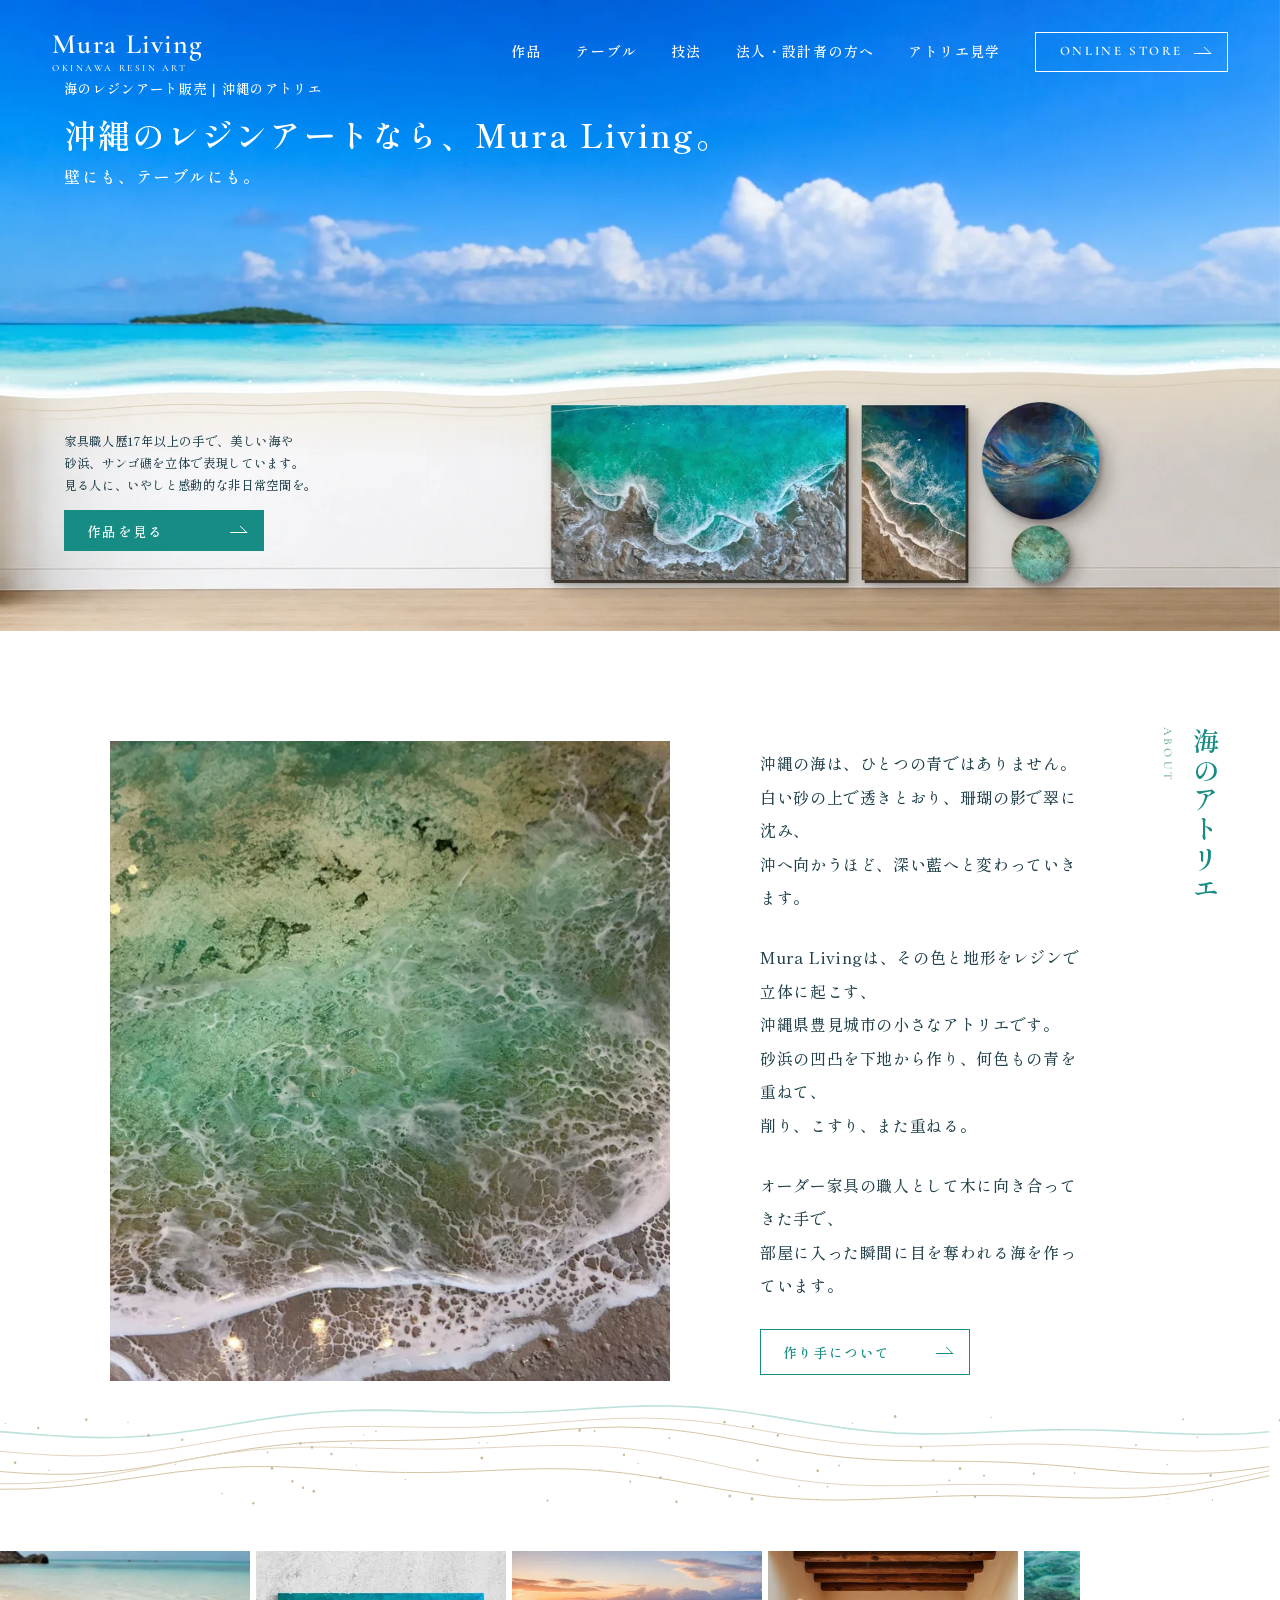
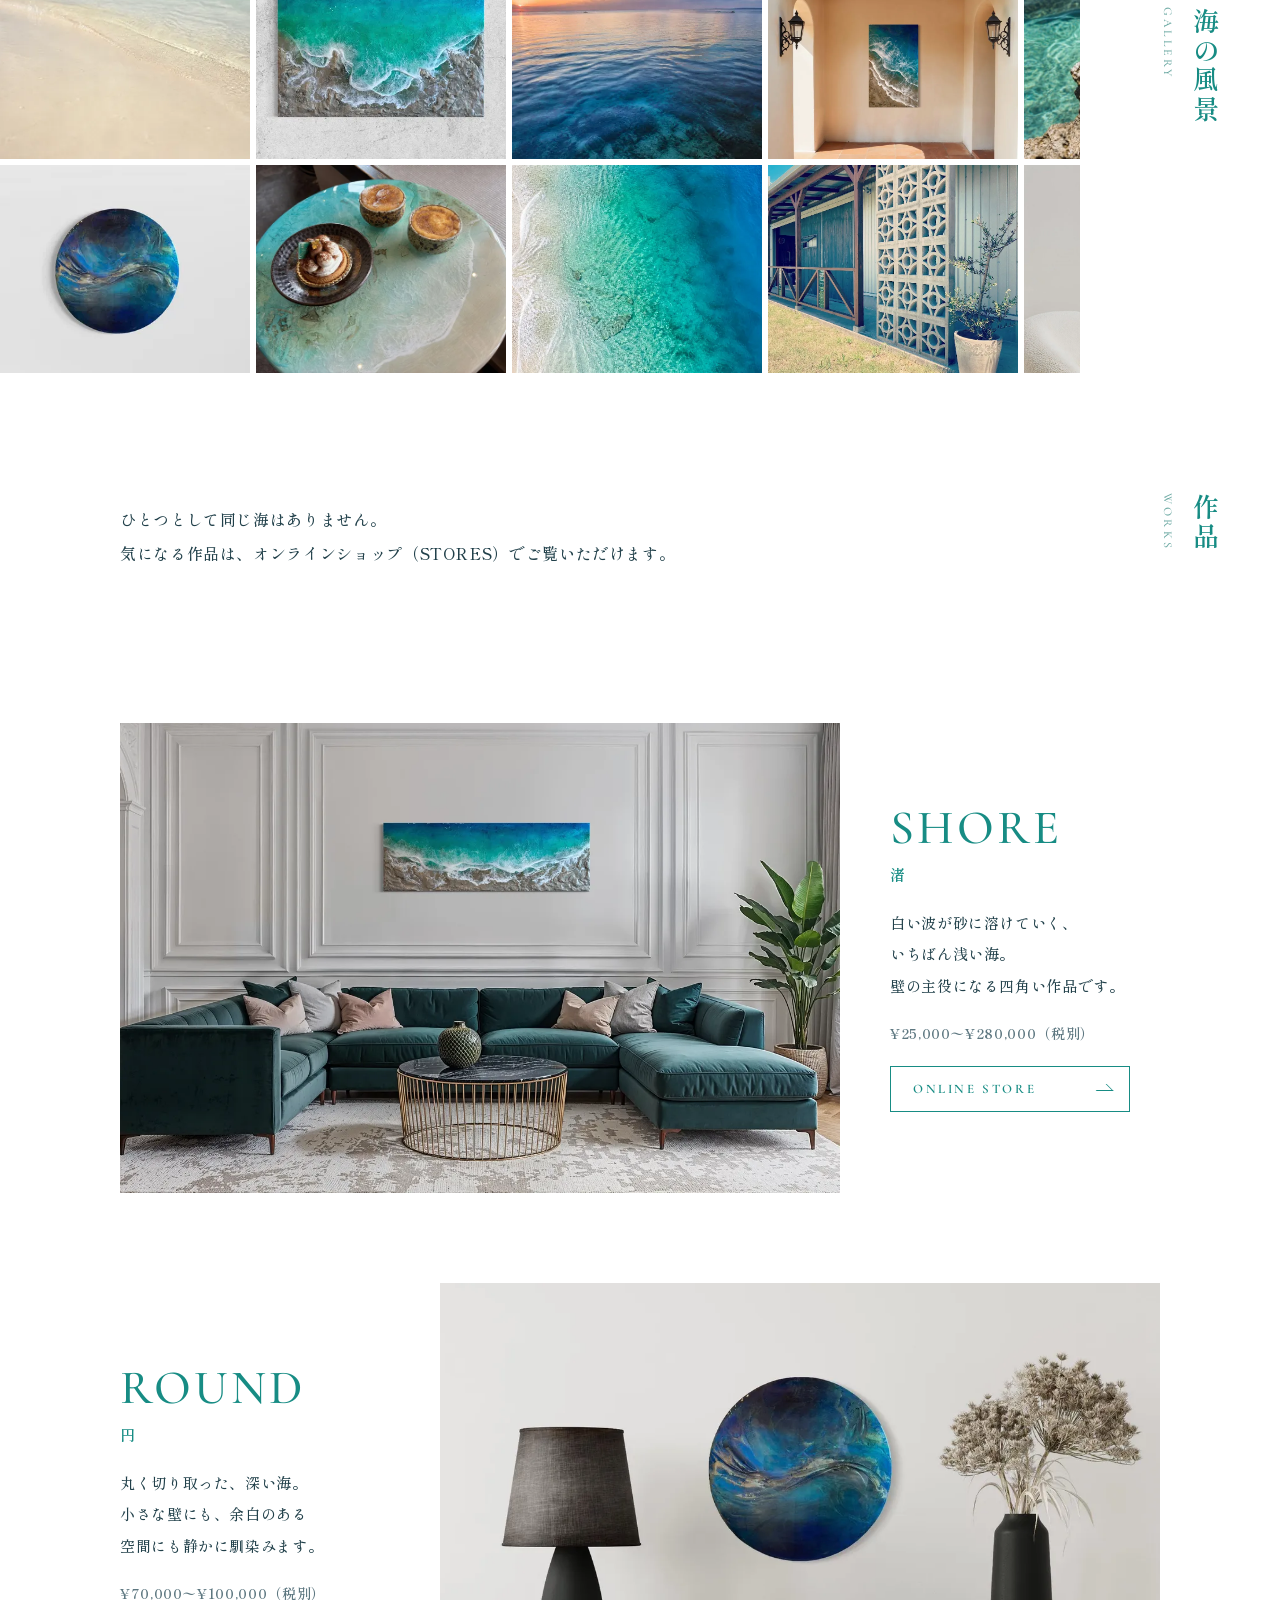
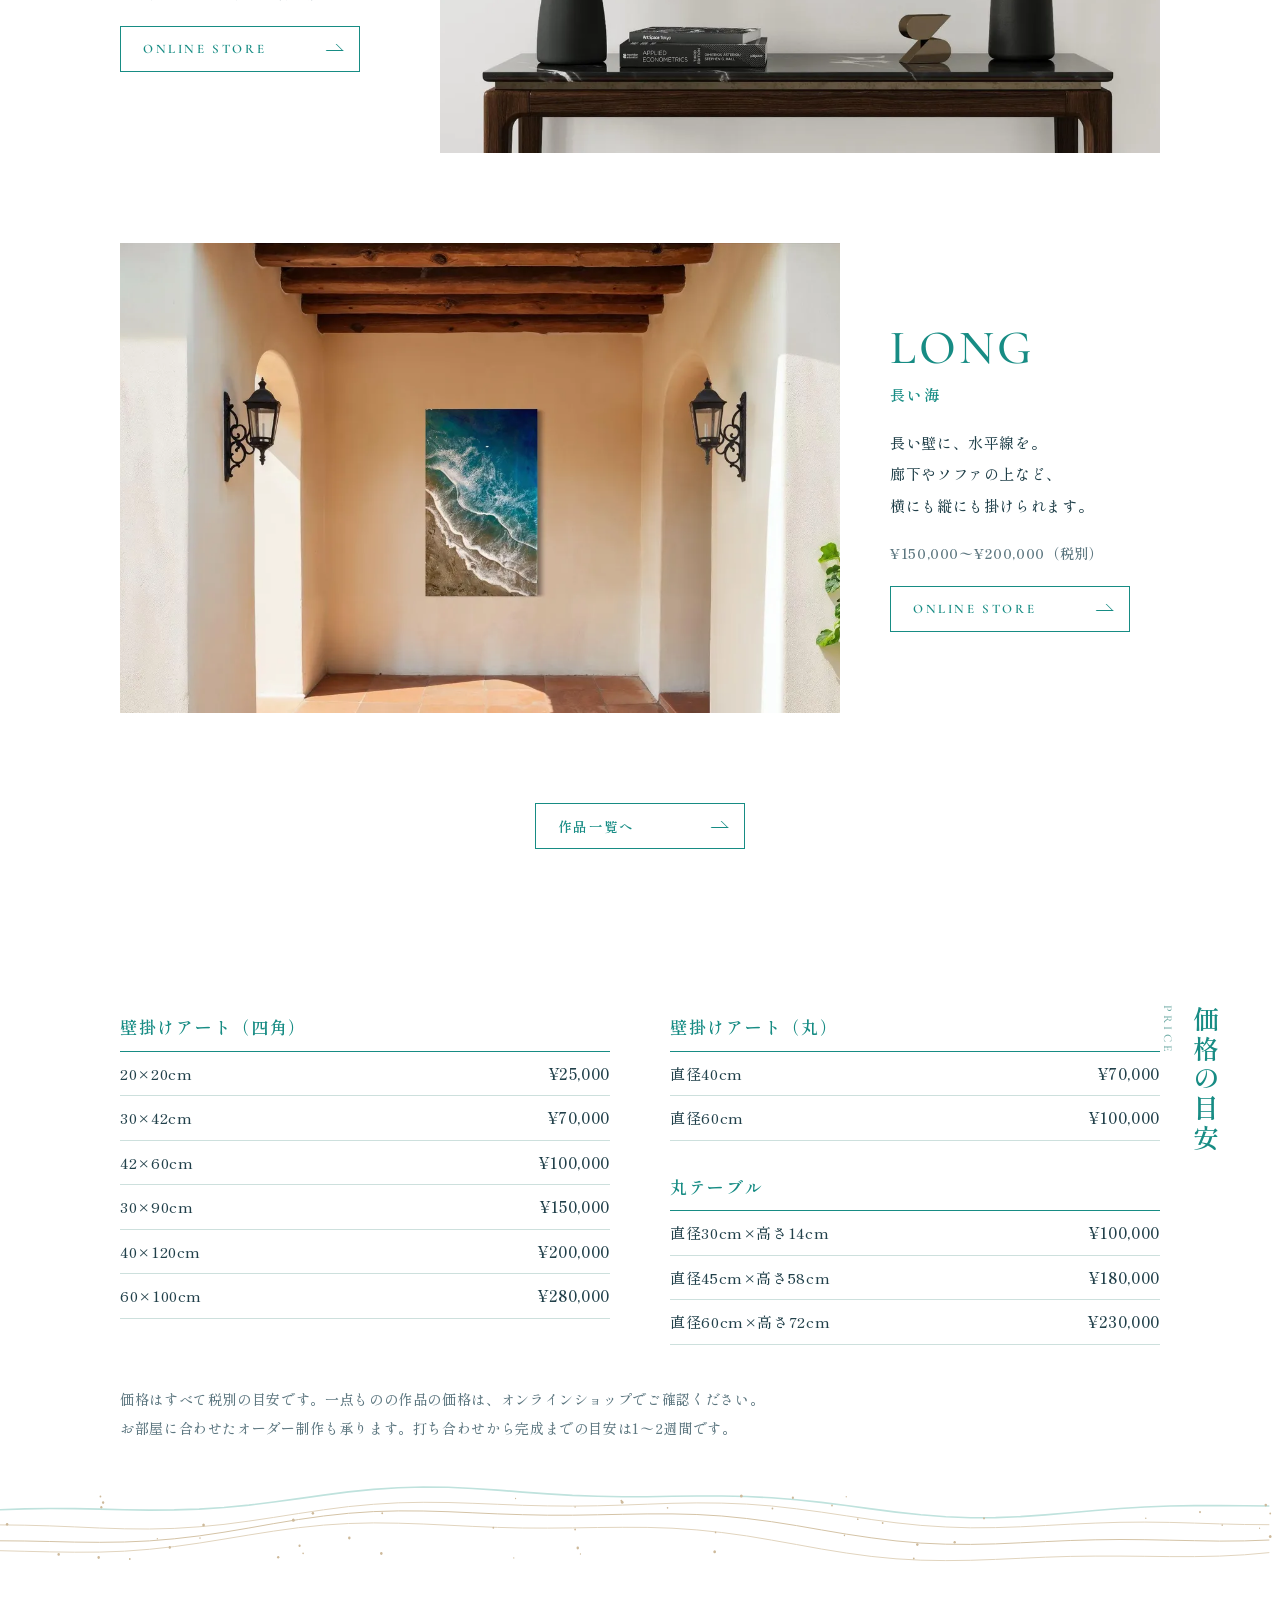
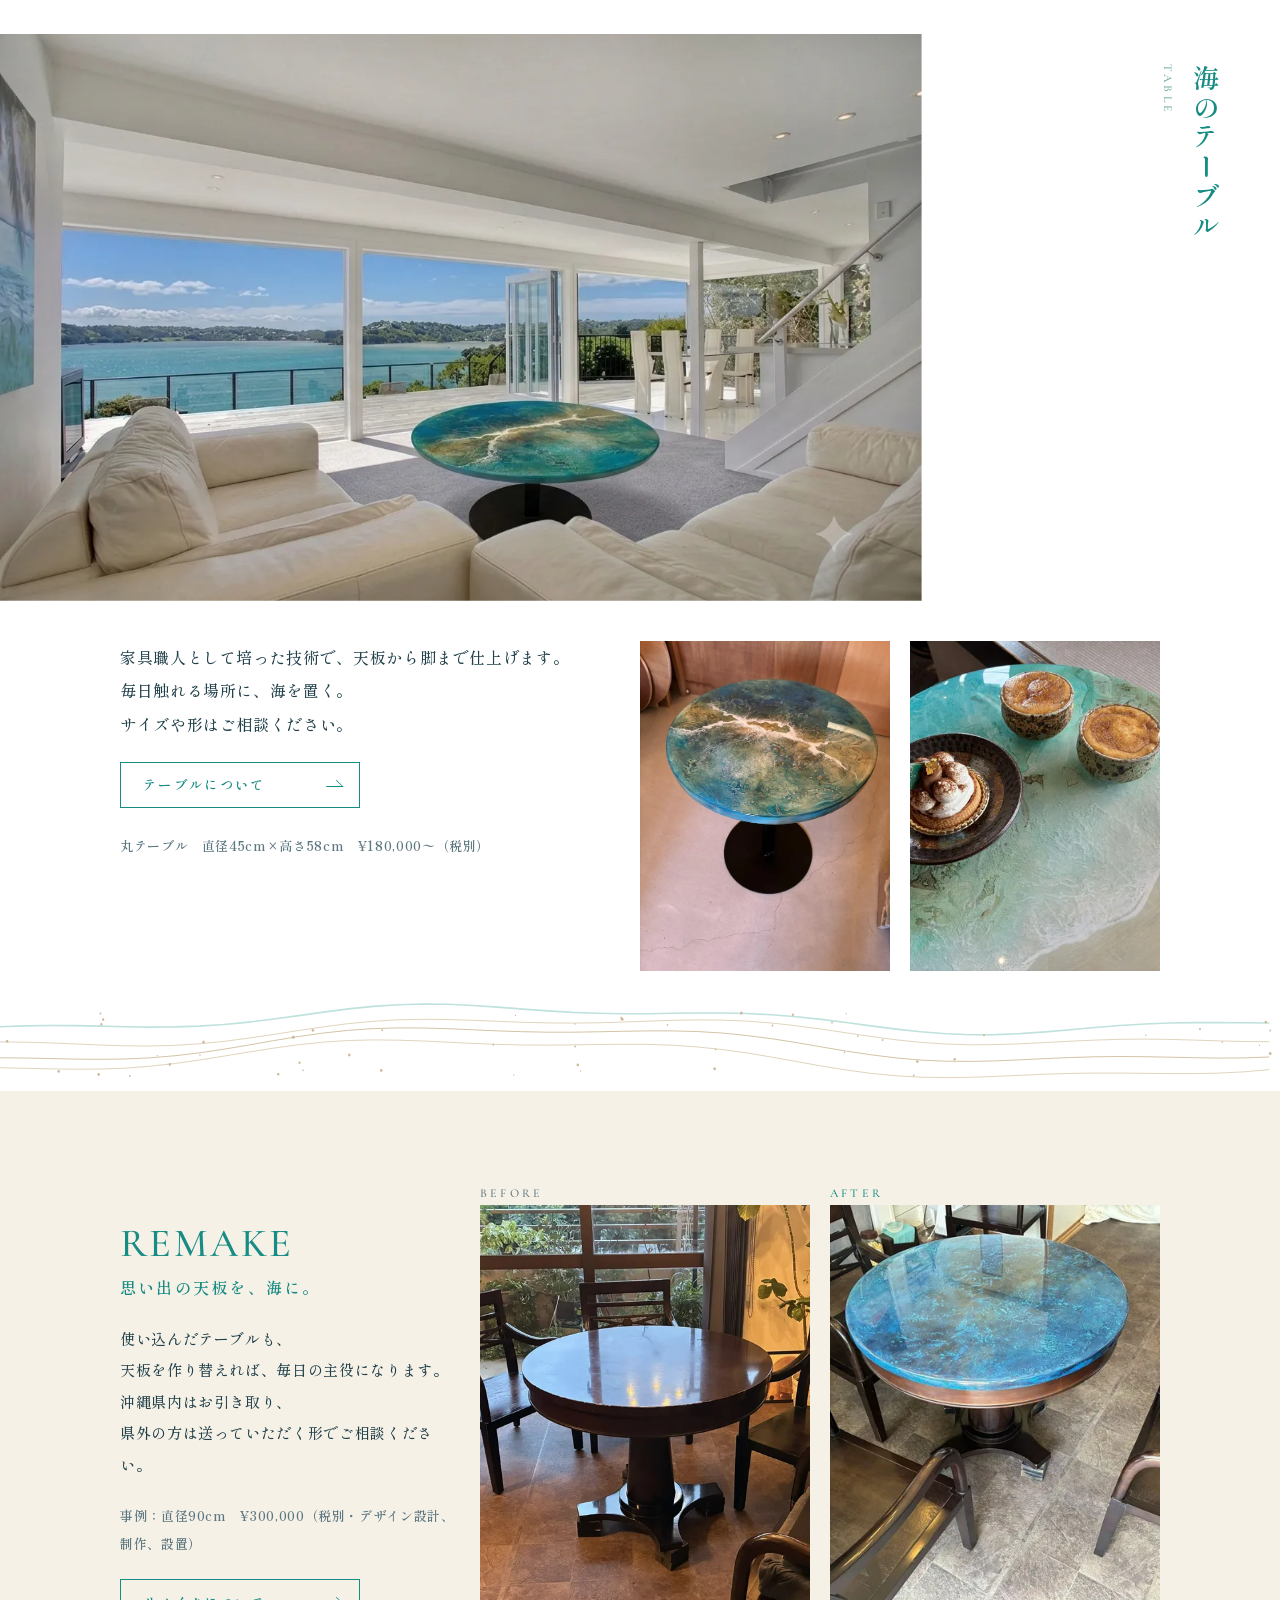
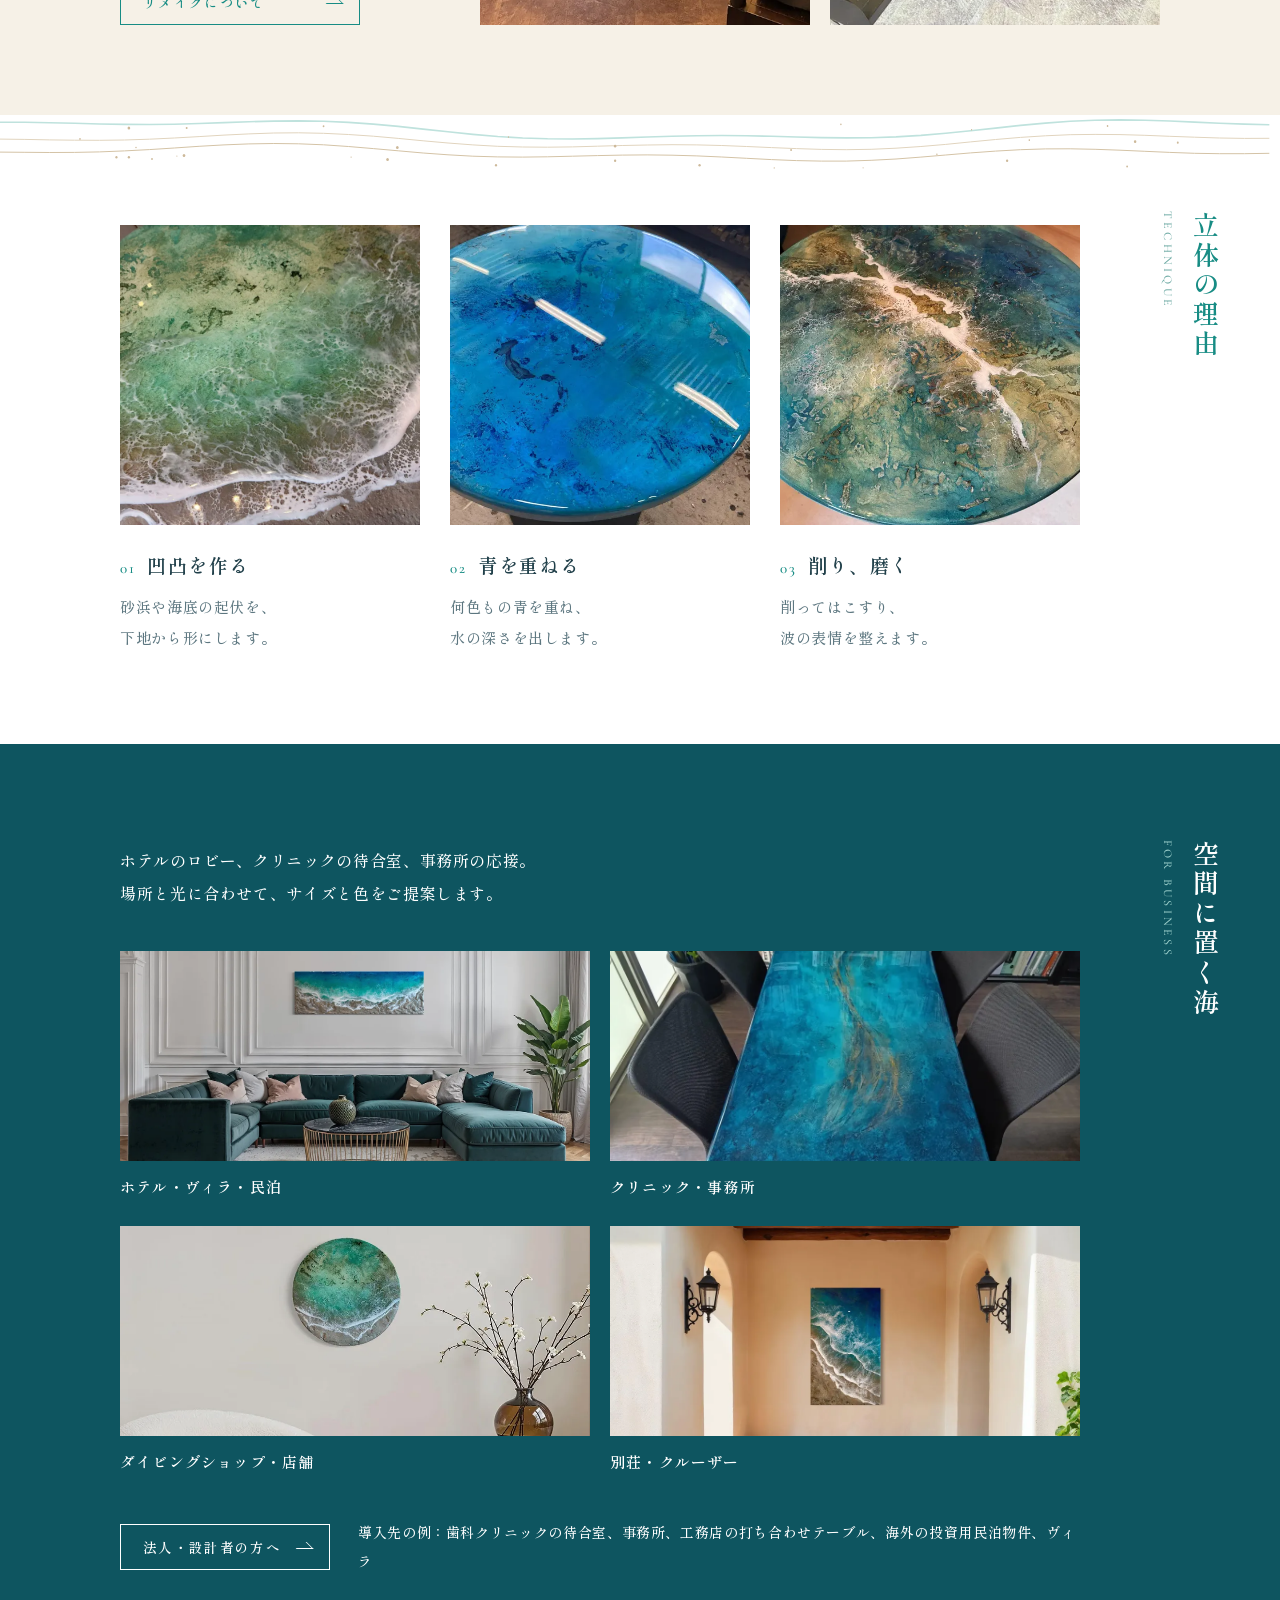
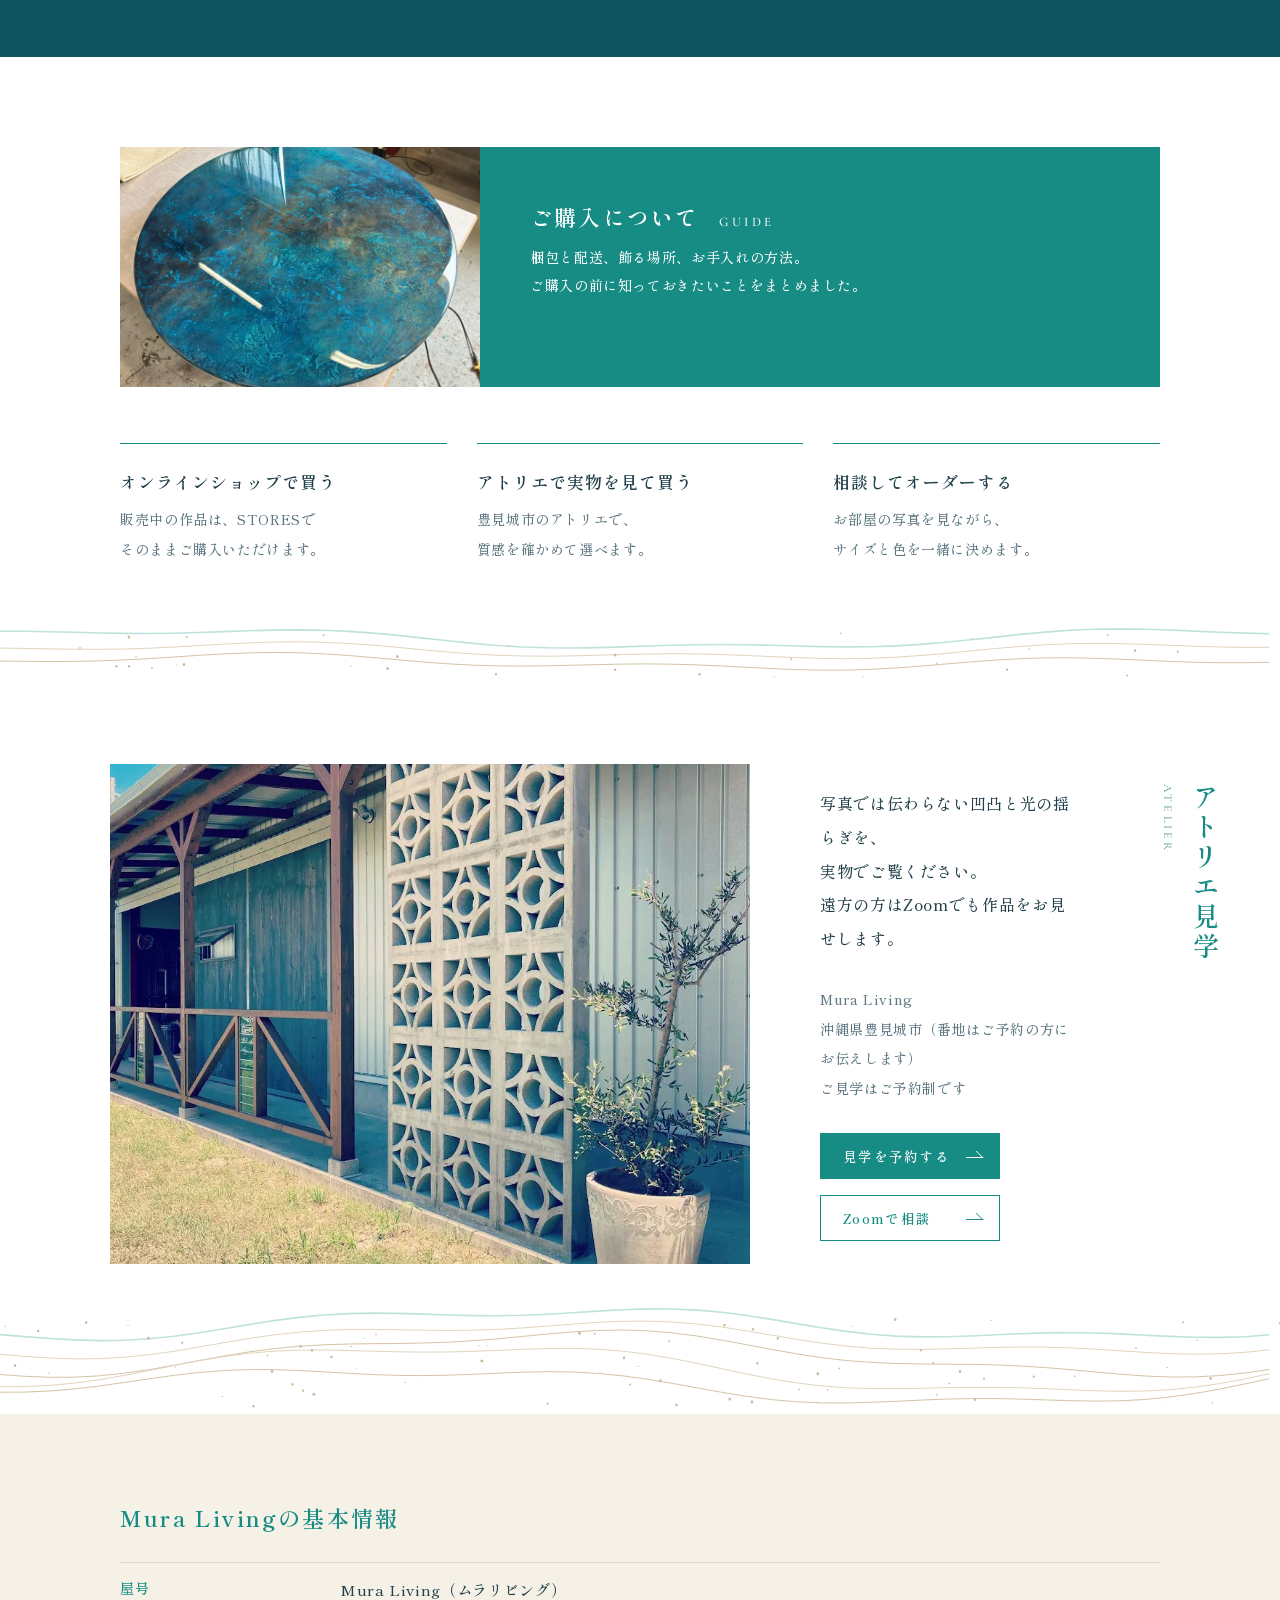
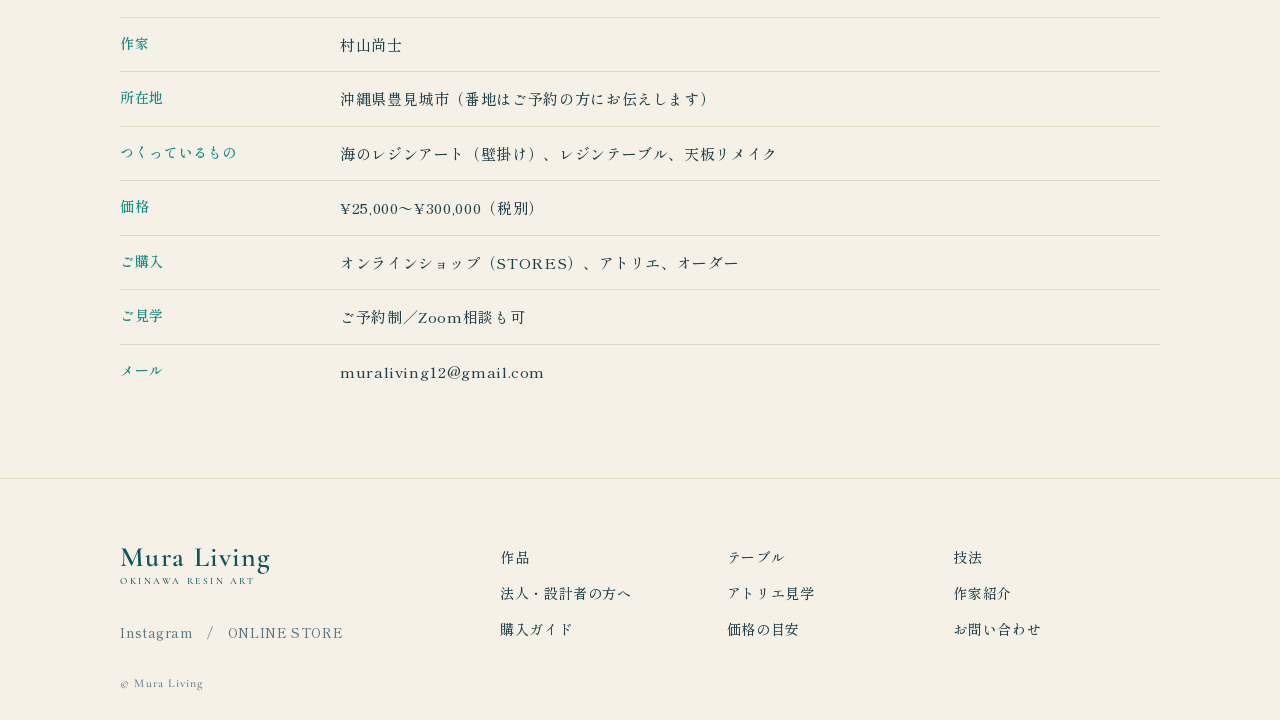
<file: index.html>
<!doctype html>
<html lang="ja" class="no-js">
<head>
<meta charset="utf-8">
<meta name="viewport" content="width=device-width, initial-scale=1">
<script>document.documentElement.className="js"</script>
<meta name="robots" content="noindex, nofollow">
<title>海のレジンアート販売｜沖縄のアトリエ Mura Living</title>
<meta name="description" content="沖縄県豊見城市のアトリエで、立体的な海のレジンアートとレジンテーブルを一点ずつ手作りしています。作品はオンラインショップで購入でき、アトリエ見学やZoom相談も受け付けています。">
<link rel="preconnect" href="https://fonts.googleapis.com">
<link rel="preconnect" href="https://fonts.gstatic.com" crossorigin>
<link rel="stylesheet" href="https://fonts.googleapis.com/css2?family=Shippori+Mincho:wght@500;600&family=Cormorant+Garamond:wght@500;600&display=swap">
<link rel="stylesheet" href="assets/css/style.css?v=15">
</head>
<body>
<header class="hd" id="top">
  <a class="logo" href="#top"><b>Mura Living</b><small>OKINAWA RESIN ART</small></a>
  <button class="burger" aria-label="メニューを開く" aria-expanded="false" aria-controls="nav"><span></span><span></span></button>
  <nav id="nav" class="nav">
    <a href="#works">作品</a>
    <a href="#table">テーブル</a>
    <a href="#technique">技法</a>
    <a href="#business">法人・設計者の方へ</a>
    <a href="#atelier">アトリエ見学</a>
    <a class="btn btn--en" href="https://mura-living.stores.jp/" target="_blank" rel="noopener">ONLINE STORE</a>
  </nav>
</header>

<main>
<section class="hero">
  <picture><source media="(max-width:900px)" srcset="assets/img/h3-sea-sp.webp?v=2"><img class="hero__bg" src="assets/img/h3-sea.webp?v=10" alt="明るい水色の沖縄の海" width="2160" height="1065"></picture>
  <picture><source media="(max-width:900px)" srcset="assets/img/h3-lace-sp.webp"><img class="hero__lace" src="assets/img/h3-lace.webp?v=10" alt="" width="2160" height="1065"></picture>
  <picture><source media="(max-width:900px)" srcset="assets/img/h3-lace-sp.webp"><img class="hero__lace hero__lace--2" src="assets/img/h3-lace.webp?v=10" alt="" width="2160" height="1065"></picture>
  <picture><source media="(max-width:900px)" srcset="assets/img/h3-wall-sp.webp"><img class="hero__layer" src="assets/img/h3-wall.webp?v=10" alt="波打ち際の先の白い壁に飾った、海のレジンアートの作品" width="2160" height="1065"></picture>
  <div class="hero__t1">
    <h1>海のレジンアート販売｜沖縄のアトリエ</h1>
    <p class="hero__sub">沖縄のレジンアートなら、<br class="sp">Mura Living。<span class="pcs">壁にも、テーブルにも。</span></p>
  </div>
  <div class="hero__t2">
    <p class="hero__lead">家具職人歴17年以上の手で、美しい海や<br>砂浜、サンゴ礁を立体で表現しています。<br><span class="pcs">見る人に、いやしと感動的な非日常空間を。</span></p>
    <a class="btn btn--hero" href="#works">作品を見る</a>
  </div>
</section>

<section class="about sand-b1 reveal" id="about">
  <img src="assets/img/image20.webp" alt="砂浜と波の泡を表した、レジンアートの接写" loading="lazy" width="1000" height="750">
  <div class="about__body">
    <p>沖縄の海は、ひとつの青ではありません。<br>白い砂の上で透きとおり、珊瑚の影で翠に沈み、<br>沖へ向かうほど、深い藍へと変わっていきます。</p>
    <p>Mura Livingは、その色と地形をレジンで立体に起こす、<br>沖縄県豊見城市の小さなアトリエです。<br>砂浜の凹凸を下地から作り、何色もの青を重ねて、<br>削り、こすり、また重ねる。</p>
    <p>オーダー家具の職人として木に向き合ってきた手で、<br>部屋に入った瞬間に目を奪われる海を作っています。</p>
    <a class="btn" href="#atelier">作り手について</a>
  </div>
  <h2 class="vhead">海のアトリエ<span>ABOUT</span></h2>
</section>

<section class="gallery" aria-label="海の風景と作品">
  <div class="gallery__wrap">
    <div class="loop"><div class="loop__track">
      <img src="assets/img/g-a2-wave.webp" alt="" loading="lazy"><img src="assets/img/image8.webp" alt="" loading="lazy"><img src="assets/img/g-a3-reef.webp" alt="" loading="lazy"><img src="assets/img/image33.webp" alt="" loading="lazy"><img src="assets/img/g-a4-rock.webp" alt="" loading="lazy">
      <img src="assets/img/g-a2-wave.webp" alt="" loading="lazy"><img src="assets/img/image8.webp" alt="" loading="lazy"><img src="assets/img/g-a3-reef.webp" alt="" loading="lazy"><img src="assets/img/image33.webp" alt="" loading="lazy"><img src="assets/img/g-a4-rock.webp" alt="" loading="lazy">
    </div></div>
    <div class="loop loop--r"><div class="loop__track">
      <img src="assets/img/image14.webp" alt="" loading="lazy"><img src="assets/img/image26.webp" alt="" loading="lazy"><img src="assets/img/g-a1-sea.webp" alt="" loading="lazy"><img src="assets/img/image10.webp" alt="" loading="lazy"><img src="assets/img/image21.webp?v=2" alt="" loading="lazy">
      <img src="assets/img/image14.webp" alt="" loading="lazy"><img src="assets/img/image26.webp" alt="" loading="lazy"><img src="assets/img/g-a1-sea.webp" alt="" loading="lazy"><img src="assets/img/image10.webp" alt="" loading="lazy"><img src="assets/img/image21.webp?v=2" alt="" loading="lazy">
    </div></div>
  </div>
  <h2 class="vhead">海の風景<span>GALLERY</span></h2>
</section>

<section class="works" id="works">
  <div class="works__lead reveal">
    <p>ひとつとして同じ海はありません。<br>気になる作品は、オンラインショップ（STORES）でご覧いただけます。</p>
    <h2 class="vhead">作品<span>WORKS</span></h2>
  </div>
  <article class="work reveal">
    <img src="assets/img/image5.webp" alt="ソファの上に掛けた四角い海のレジンアート" loading="lazy" width="1300" height="813">
    <div><h3>SHORE<small>渚</small></h3><p>白い波が砂に溶けていく、<br>いちばん浅い海。<br>壁の主役になる四角い作品です。</p><p class="price">¥25,000〜¥280,000（税別）</p><a class="btn btn--en" href="https://mura-living.stores.jp/" target="_blank" rel="noopener">ONLINE STORE</a></div>
  </article>
  <article class="work work--r reveal">
    <img src="assets/img/image9.webp" alt="棚の上の壁に掛けた丸い海のレジンアート" loading="lazy" width="1200" height="750">
    <div><h3>ROUND<small>円</small></h3><p>丸く切り取った、深い海。<br>小さな壁にも、余白のある<br>空間にも静かに馴染みます。</p><p class="price">¥70,000〜¥100,000（税別）</p><a class="btn btn--en" href="https://mura-living.stores.jp/" target="_blank" rel="noopener">ONLINE STORE</a></div>
  </article>
  <article class="work reveal">
    <img src="assets/img/image33.webp" alt="玄関ホールの壁に掛けた縦長の海のレジンアート" loading="lazy" width="1200" height="750">
    <div><h3>LONG<small>長い海</small></h3><p>長い壁に、水平線を。<br>廊下やソファの上など、<br>横にも縦にも掛けられます。</p><p class="price">¥150,000〜¥200,000（税別）</p><a class="btn btn--en" href="https://mura-living.stores.jp/" target="_blank" rel="noopener">ONLINE STORE</a></div>
  </article>
  <p class="center reveal"><a class="btn" href="https://mura-living.stores.jp/" target="_blank" rel="noopener">作品一覧へ</a></p>
</section>

<section class="price-sec sand-b2 reveal" id="price">
  <div class="price-sec__grid">
    <div><h3>壁掛けアート（四角）</h3>
      <dl><div><dt>20×20cm</dt><dd>¥25,000</dd></div><div><dt>30×42cm</dt><dd>¥70,000</dd></div><div><dt>42×60cm</dt><dd>¥100,000</dd></div><div><dt>30×90cm</dt><dd>¥150,000</dd></div><div><dt>40×120cm</dt><dd>¥200,000</dd></div><div><dt>60×100cm</dt><dd>¥280,000</dd></div></dl></div>
    <div><h3>壁掛けアート（丸）</h3>
      <dl><div><dt>直径40cm</dt><dd>¥70,000</dd></div><div><dt>直径60cm</dt><dd>¥100,000</dd></div></dl>
      <h3 class="mt">丸テーブル</h3>
      <dl><div><dt>直径30cm×高さ14cm</dt><dd>¥100,000</dd></div><div><dt>直径45cm×高さ58cm</dt><dd>¥180,000</dd></div><div><dt>直径60cm×高さ72cm</dt><dd>¥230,000</dd></div></dl></div>
    <p class="note">価格はすべて税別の目安です。一点ものの作品の価格は、オンラインショップでご確認ください。<br>お部屋に合わせたオーダー制作も承ります。打ち合わせから完成までの目安は1〜2週間です。</p>
  </div>
  <h2 class="vhead">価格の目安<span>PRICE</span></h2>
</section>

<section class="table sand-b2" id="table">
  <div class="table__main reveal">
    <img src="assets/img/image24.webp" alt="海の見えるリビングに置いたレジンテーブルの設置イメージ" loading="lazy" width="1257" height="832">
    <h2 class="vhead">海のテーブル<span>TABLE</span></h2>
  </div>
  <div class="table__sub reveal">
    <div><p>家具職人として培った技術で、天板から脚まで仕上げます。<br>毎日触れる場所に、海を置く。<br>サイズや形はご相談ください。</p><a class="btn" href="#contact">テーブルについて</a><p class="price">丸テーブル　直径45cm×高さ58cm　¥180,000〜（税別）</p></div>
    <img src="assets/img/image12.webp" alt="海のレジンアートを天板にした丸テーブル" loading="lazy" width="620" height="827">
    <img src="assets/img/image26.webp" alt="エメラルド色の天板のレジンテーブル" loading="lazy" width="620" height="465">
  </div>
</section>

<section class="remake" id="remake">
  <div class="remake__in reveal">
    <div>
      <h2 class="en">REMAKE<small>思い出の天板を、海に。</small></h2>
      <p>使い込んだテーブルも、<br>天板を作り替えれば、毎日の主役になります。<br>沖縄県内はお引き取り、<br>県外の方は送っていただく形でご相談ください。</p>
      <p class="price">事例：直径90cm　¥300,000（税別・デザイン設計、制作、設置）</p>
      <a class="btn" href="#contact">リメイクについて</a>
    </div>
    <figure><figcaption>BEFORE</figcaption><img src="assets/img/image29.webp" alt="リメイク前の木の丸テーブル" loading="lazy" width="700" height="633"></figure>
    <figure><figcaption class="on">AFTER</figcaption><img src="assets/img/image30.webp" alt="天板を青いレジンアートにしたテーブル" loading="lazy" width="700" height="525"></figure>
  </div>
</section>

<section class="tech sand-t3" id="technique">
  <ol class="tech__list reveal">
    <li><img src="assets/img/image20.webp" alt="砂浜の凹凸を表した接写" loading="lazy"><h3>凹凸を作る</h3><p>砂浜や海底の起伏を、<br>下地から形にします。</p></li>
    <li><img src="assets/img/image18.webp" alt="青を重ねたレジンの天板" loading="lazy"><h3>青を重ねる</h3><p>何色もの青を重ね、<br>水の深さを出します。</p></li>
    <li><img src="assets/img/image19.webp" alt="削って表情を出したレジンの天板" loading="lazy"><h3>削り、磨く</h3><p>削ってはこすり、<br>波の表情を整えます。</p></li>
  </ol>
  <h2 class="vhead">立体の理由<span>TECHNIQUE</span></h2>
</section>

<section class="biz" id="business">
  <div class="biz__in">
    <p class="biz__lead reveal">ホテルのロビー、クリニックの待合室、事務所の応接。<br>場所と光に合わせて、サイズと色をご提案します。</p>
    <ul class="biz__list reveal">
      <li><img src="assets/img/image5.webp" alt="" loading="lazy">ホテル・ヴィラ・民泊</li>
      <li><img src="assets/img/image25.webp" alt="" loading="lazy">クリニック・事務所</li>
      <li><img src="assets/img/image21.webp?v=2" alt="" loading="lazy">ダイビングショップ・店舗</li>
      <li><img src="assets/img/image33.webp" alt="" loading="lazy">別荘・クルーザー</li>
    </ul>
    <div class="biz__foot reveal"><a class="btn btn--w" href="#contact">法人・設計者の方へ</a><p>導入先の例：歯科クリニックの待合室、事務所、工務店の打ち合わせテーブル、海外の投資用民泊物件、ヴィラ</p></div>
  </div>
  <h2 class="vhead vhead--w">空間に置く海<span>FOR BUSINESS</span></h2>
</section>

<section class="guide sand-b3" id="guide">
  <div class="guide__band reveal">
    <img src="assets/img/image31.webp" alt="青いレジンの丸い天板" loading="lazy">
    <a href="#contact"><h2>ご購入について<span>GUIDE</span></h2><p>梱包と配送、飾る場所、お手入れの方法。<br>ご購入の前に知っておきたいことをまとめました。</p></a>
  </div>
  <ul class="guide__ways reveal">
    <li><h3>オンラインショップで買う</h3><p>販売中の作品は、STORESで<br>そのままご購入いただけます。</p></li>
    <li><h3>アトリエで実物を見て買う</h3><p>豊見城市のアトリエで、<br>質感を確かめて選べます。</p></li>
    <li><h3>相談してオーダーする</h3><p>お部屋の写真を見ながら、<br>サイズと色を一緒に決めます。</p></li>
  </ul>
</section>

<section class="atelier sand-b1" id="atelier">
  <img class="reveal" src="assets/img/image10.webp" alt="ブロック塀のあるアトリエの外観" loading="lazy" width="881" height="879">
  <div class="reveal" id="contact">
    <p>写真では伝わらない凹凸と光の揺らぎを、<br>実物でご覧ください。<br>遠方の方はZoomでも作品をお見せします。</p>
    <p class="addr">Mura Living<br>沖縄県豊見城市（番地はご予約の方にお伝えします）<br>ご見学はご予約制です</p>
    <div class="btns"><a class="btn btn--fill" href="mailto:muraliving12@gmail.com?subject=アトリエ見学の予約">見学を予約する</a><a class="btn" href="mailto:muraliving12@gmail.com?subject=Zoom相談">Zoomで相談</a></div>
  </div>
  <h2 class="vhead">アトリエ見学<span>ATELIER</span></h2>
</section>

<section class="facts" id="facts">
  <h2 class="reveal">Mura Livingの基本情報</h2>
  <dl class="reveal">
    <div><dt>屋号</dt><dd>Mura Living（ムラリビング）</dd></div>
    <div><dt>作家</dt><dd>村山尚士</dd></div>
    <div><dt>所在地</dt><dd>沖縄県豊見城市（番地はご予約の方にお伝えします）</dd></div>
    <div><dt>つくっているもの</dt><dd>海のレジンアート（壁掛け）、レジンテーブル、天板リメイク</dd></div>
    <div><dt>価格</dt><dd>¥25,000〜¥300,000（税別）</dd></div>
    <div><dt>ご購入</dt><dd>オンラインショップ（STORES）、アトリエ、オーダー</dd></div>
    <div><dt>ご見学</dt><dd>ご予約制／Zoom相談も可</dd></div>
    <div><dt>メール</dt><dd>muraliving12@gmail.com</dd></div>
  </dl>
</section>
</main>

<footer class="ft">
  <div>
    <a class="logo" href="#top"><b>Mura Living</b><small>OKINAWA RESIN ART</small></a>
    <p class="ft__sns"><a href="https://www.instagram.com/mura_living.okinawa/" target="_blank" rel="noopener">Instagram</a>　/　<a href="https://mura-living.stores.jp/" target="_blank" rel="noopener">ONLINE STORE</a></p>
  </div>
  <nav aria-label="フッター">
    <a href="#works">作品</a><a href="#table">テーブル</a><a href="#technique">技法</a>
    <a href="#business">法人・設計者の方へ</a><a href="#atelier">アトリエ見学</a><a href="#about">作家紹介</a>
    <a href="#guide">購入ガイド</a><a href="#price">価格の目安</a><a href="#contact">お問い合わせ</a>
  </nav>
  <small class="ft__c">© Mura Living</small>
</footer>
<script src="assets/js/main.js?v=2"></script>
</body>
</html>
</file>
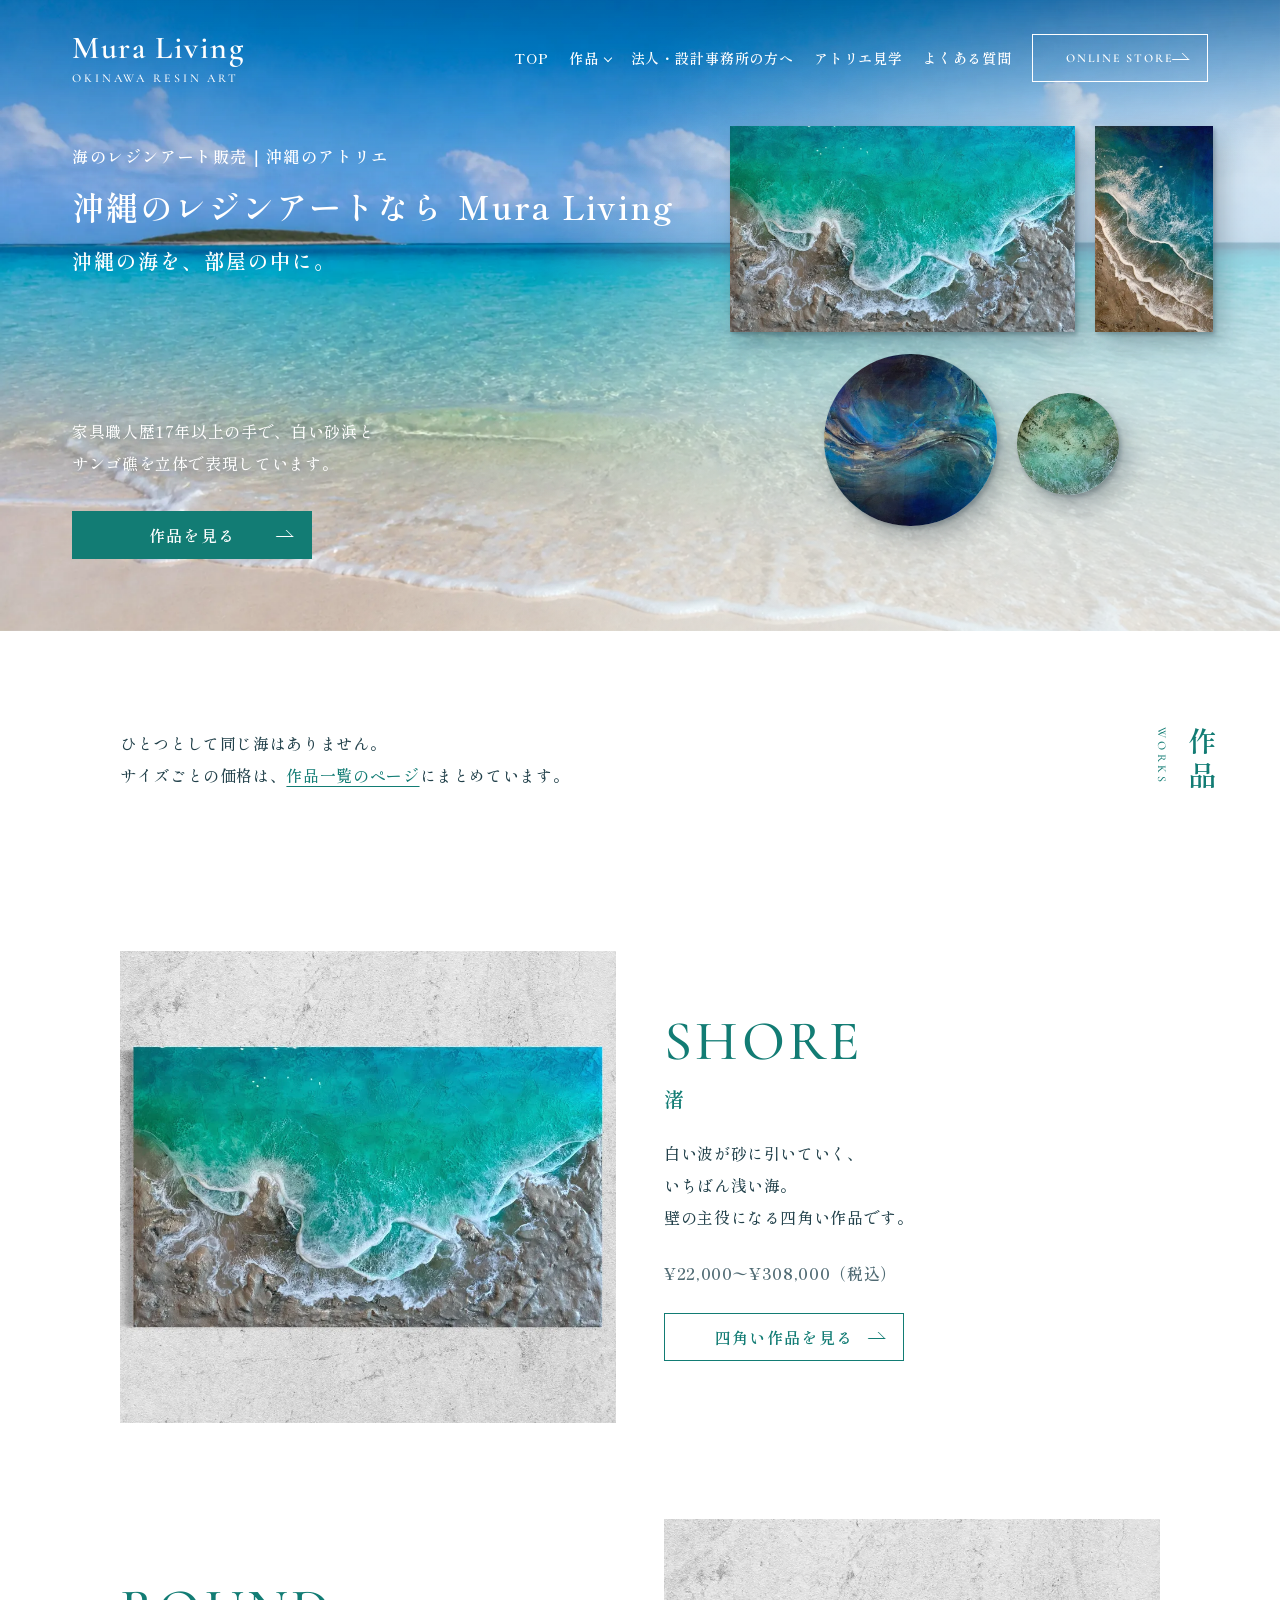
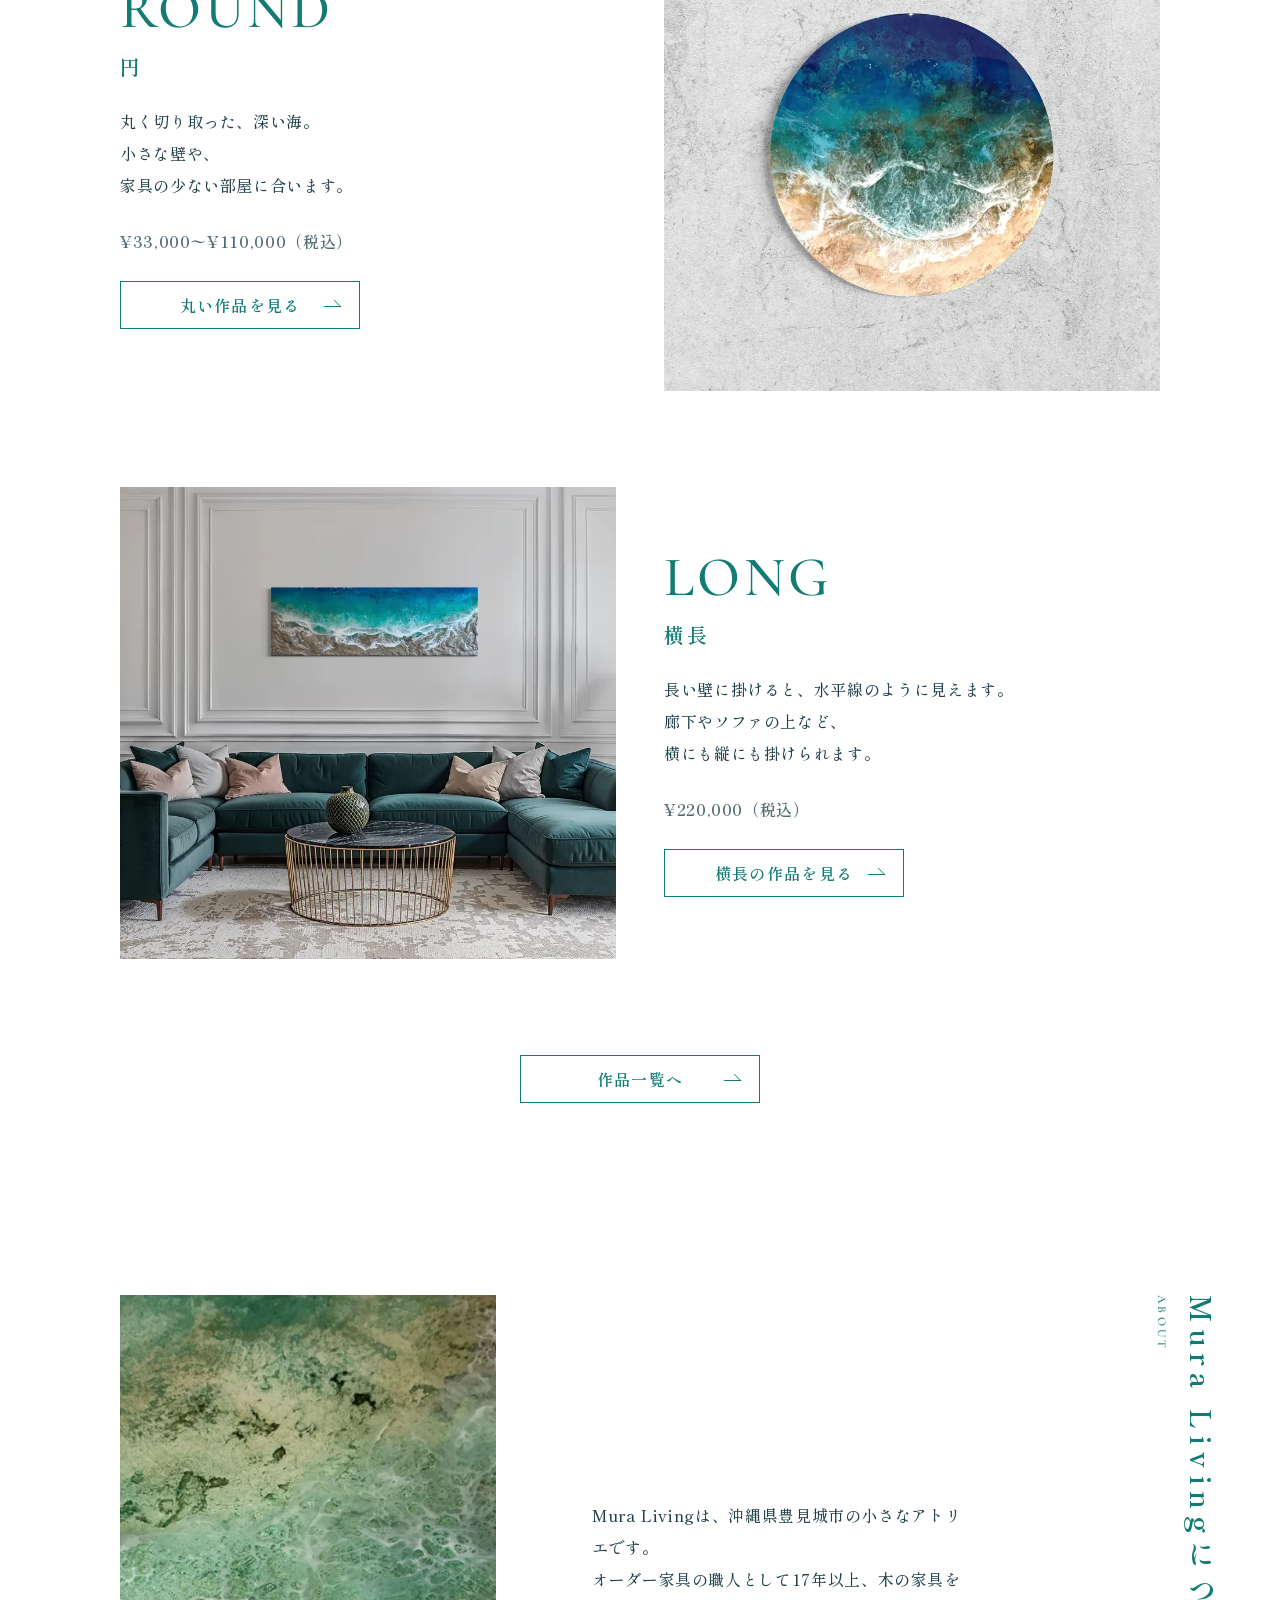
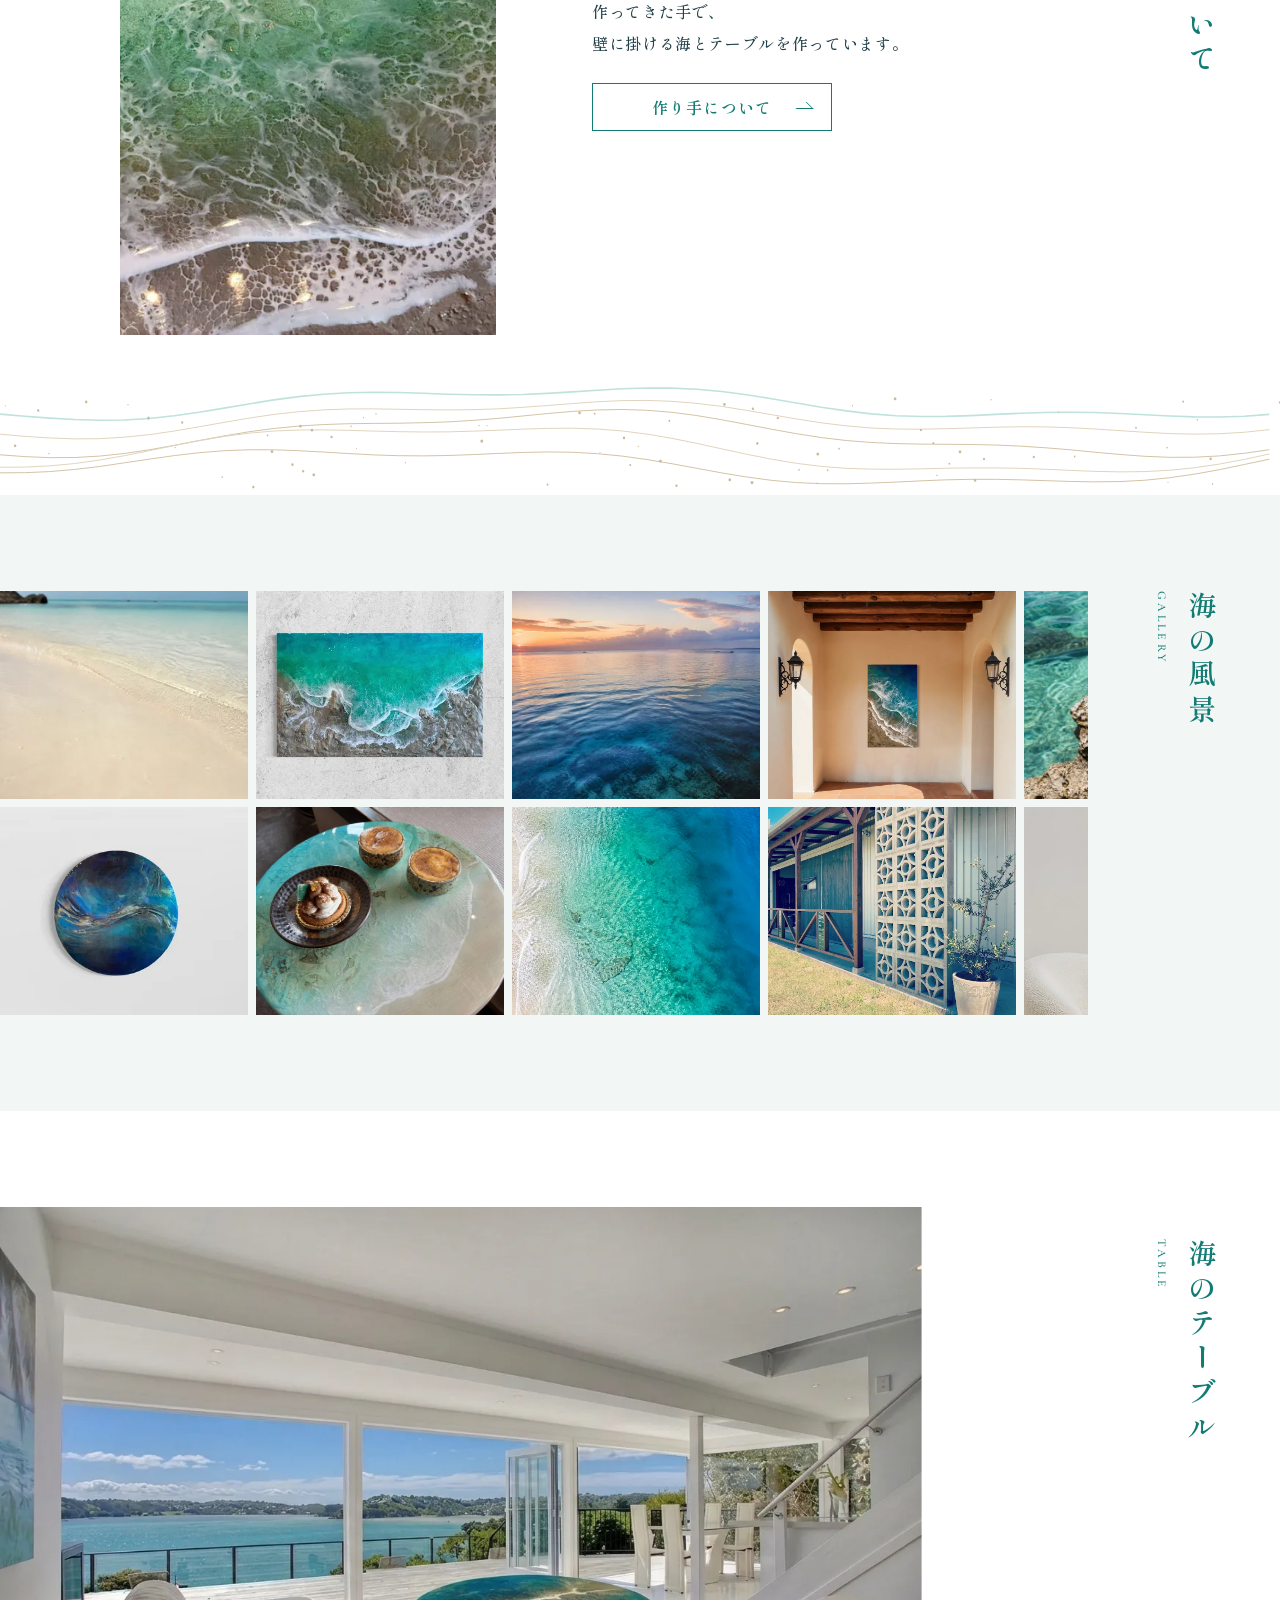
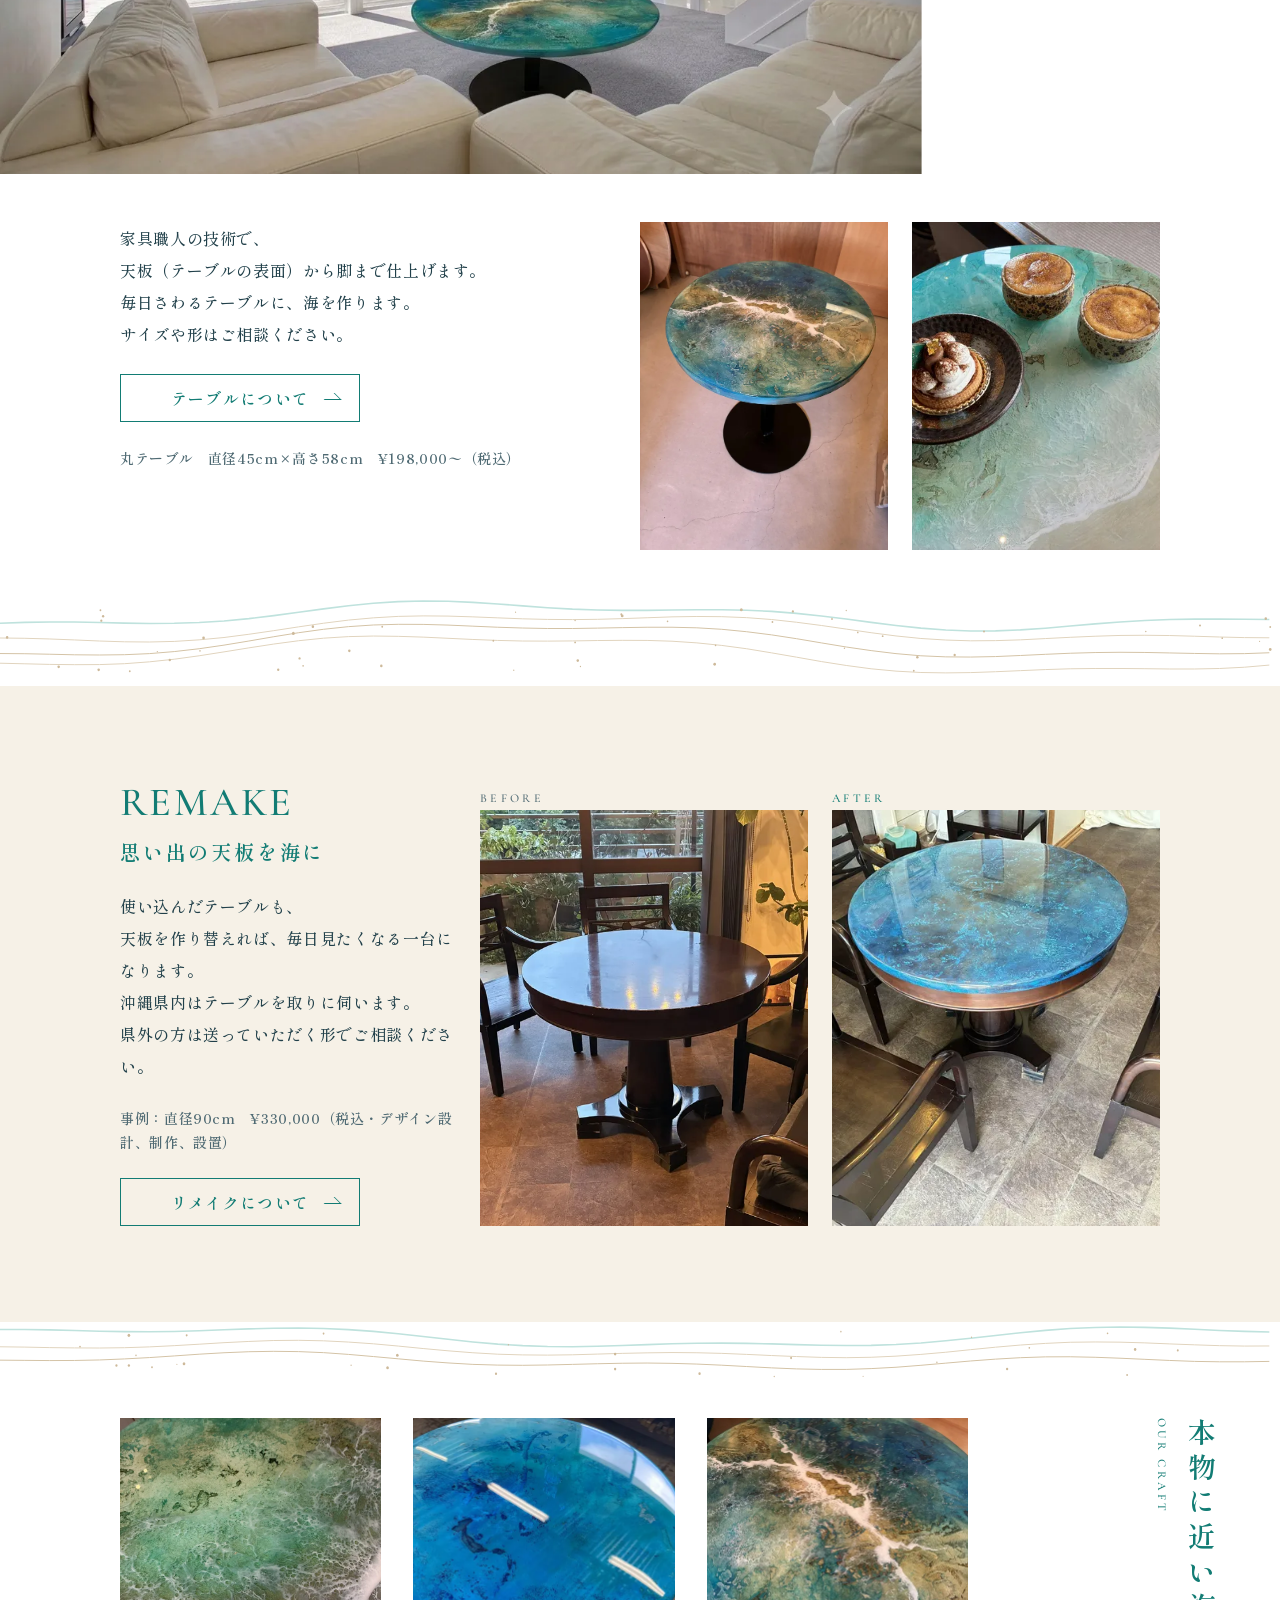
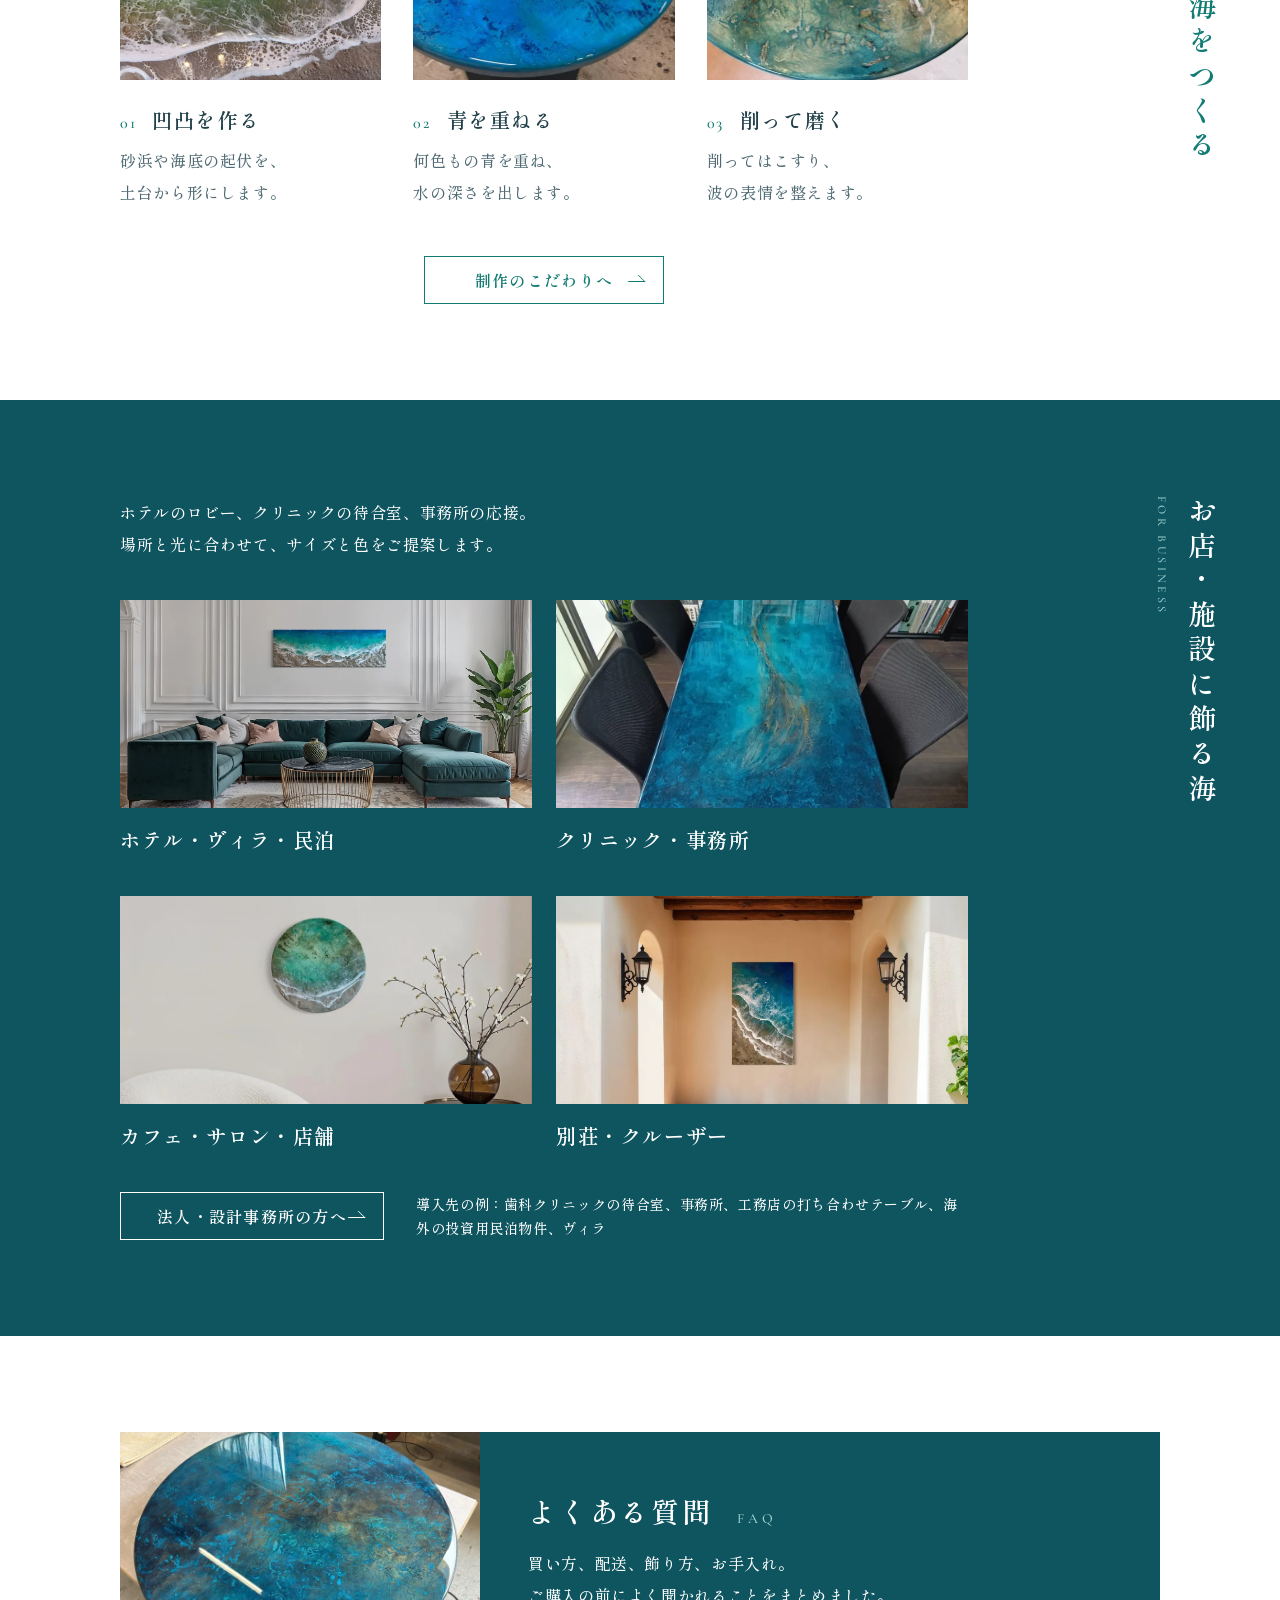
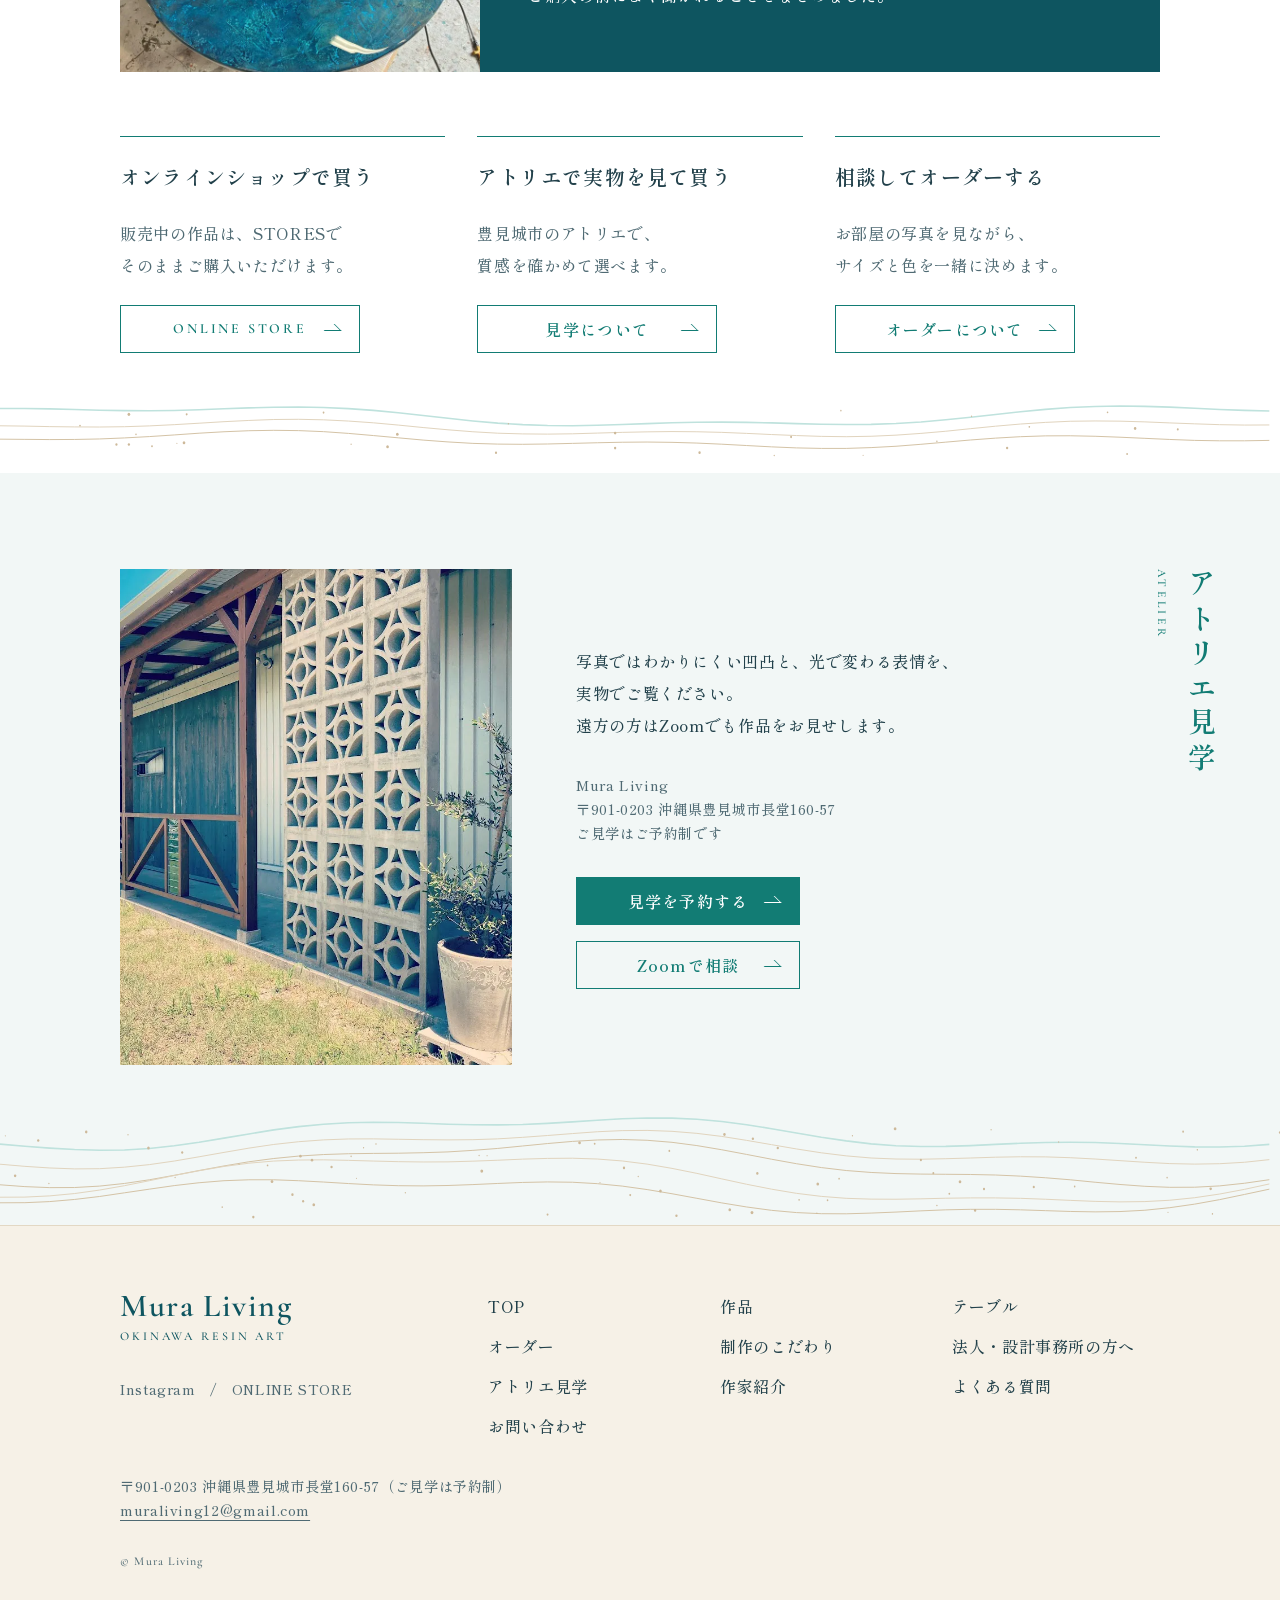
<file: rules/index.html>
<!doctype html>
<html lang="ja" class="no-js">
<head>
<meta charset="utf-8">
<meta name="viewport" content="width=device-width, initial-scale=1">
<script>document.documentElement.className="js"</script>
<meta name="robots" content="noindex, nofollow">
<title>海のレジンアート販売｜沖縄のアトリエ Mura Living（ルール反映版）</title>
<meta name="description" content="沖縄県豊見城市のアトリエで、立体的な海のレジンアートとレジンテーブルを一点ずつ手作りしています。作品はオンラインショップで購入でき、アトリエ見学やZoom相談も受け付けています。">
<link rel="preconnect" href="https://fonts.googleapis.com">
<link rel="preconnect" href="https://fonts.gstatic.com" crossorigin>
<link rel="stylesheet" href="https://fonts.googleapis.com/css2?family=Shippori+Mincho:wght@500;600&family=Cormorant+Garamond:wght@500;600&display=swap">
<link rel="stylesheet" href="../assets/css/rules.css?v=19">
</head>
<body>
<header class="hd" id="top">
  <a class="logo" href="#top"><b>Mura Living</b><small>OKINAWA RESIN ART</small></a>
  <button class="burger" aria-label="メニューを開く" aria-expanded="false" aria-controls="nav"><span></span><span></span></button>
  <nav id="nav" class="nav">
    <a href="./" aria-current="page">TOP</a>
    <div class="nav__dd"><a href="works/">作品</a><div class="nav__sub"><a href="works/">販売中の作品</a><a href="order/">オーダーメイド</a></div></div>
    <a href="business/">法人・設計事務所の方へ</a>
    <a href="visit/">アトリエ見学</a>
    <a href="guide/">よくある質問</a>
    <a class="btn btn--en" href="https://mura-living.stores.jp/" target="_blank" rel="noopener">ONLINE STORE</a>
  </nav>
</header>

<main>
<section class="hero hero--v4">
  <picture><source media="(max-width:1023px)" srcset="../assets/img/h4-sea-sp.webp"><img class="hero__bg" src="../assets/img/h4-sea.webp" alt="水色の沖縄の海と白い砂浜" width="2400" height="1600" fetchpriority="high"></picture>
  <div class="hero__mist" aria-hidden="true"></div>
  <div class="hero__art">
    <img class="a1" src="../assets/img/h4-shore.webp" alt="波打ち際を表した四角い海のレジンアート" width="1000" height="593">
    <img class="a2" src="../assets/img/h4-vert.webp" alt="縦長の海のレジンアート" width="420" height="706">
    <img class="a3" src="../assets/img/h4-round.webp" alt="深い青の丸い海のレジンアート" width="560" height="560">
    <img class="a4" src="../assets/img/h4-round2.webp" alt="緑の浅瀬を表した小さな丸いレジンアート" width="360" height="360">
  </div>
<div class="hero__t1">
    <h1>海のレジンアート販売｜沖縄のアトリエ</h1>
    <p class="hero__sub"><span>沖縄のレジンアートなら</span><span>Mura Living</span></p>
    <p class="hero__note">沖縄の海を、部屋の中に。</p>
  </div>
  <div class="hero__t2">
    <p class="hero__lead">家具職人歴17年以上の手で、白い砂浜と<br>サンゴ礁を立体で表現しています。</p>
    <a class="btn btn--hero" href="#works">作品を見る</a>
  </div>
</section>

<section class="works" id="works">
  <div class="works__lead">
    <p>ひとつとして同じ海はありません。<br>サイズごとの価格は、<a class="tlink" href="works/#price">作品一覧のページ</a>にまとめています。</p>
    <h2 class="vhead">作品<span>WORKS</span></h2>
  </div>
  <article class="work reveal">
    <img src="../assets/img/image8-l.webp" alt="白い壁に掛けた四角い海のレジンアート" loading="lazy" width="1300" height="813">
    <div><h3>SHORE<small>渚</small></h3><p>白い波が砂に引いていく、<br>いちばん浅い海。<br>壁の主役になる四角い作品です。</p><p class="price">¥22,000〜¥308,000（税込）</p><a class="btn" href="works/#price">四角い作品を見る</a></div>
  </article>
  <article class="work work--r reveal">
    <img src="../assets/img/stores-round60.webp" alt="深い青から砂浜へ色が移る丸い海のレジンアート" loading="lazy" width="1300" height="813">
    <div><h3>ROUND<small>円</small></h3><p>丸く切り取った、深い海。<br>小さな壁や、<br>家具の少ない部屋に合います。</p><p class="price">¥33,000〜¥110,000（税込）</p><a class="btn" href="works/#price">丸い作品を見る</a></div>
  </article>
  <article class="work reveal">
    <img src="../assets/img/image5.webp" alt="ソファの上の壁に掛けた横長の海のレジンアート" loading="lazy" width="1200" height="750">
    <div><h3>LONG<small>横長</small></h3><p>長い壁に掛けると、水平線のように見えます。<br>廊下やソファの上など、<br>横にも縦にも掛けられます。</p><p class="price">¥220,000（税込）</p><a class="btn" href="works/#price">横長の作品を見る</a></div>
  </article>
  <p class="center"><a class="btn" href="works/">作品一覧へ</a></p>
</section>

<section class="about sand-b1 reveal" id="about">
  <img src="../assets/img/image20.webp" alt="砂浜と波の泡を表した、レジンアートの接写" loading="lazy" width="1000" height="750">
  <div class="about__body">
    <p>Mura Livingは、沖縄県豊見城市の小さなアトリエです。<br>オーダー家具の職人として17年以上、木の家具を作ってきた手で、<br>壁に掛ける海とテーブルを作っています。</p>
    <a class="btn" href="about/">作り手について</a>
  </div>
  <h2 class="vhead">Mura Livingについて<span>ABOUT</span></h2>
</section>

<section class="gallery" aria-label="海の風景と作品">
  <div class="gallery__wrap">
    <div class="loop"><div class="loop__track">
      <img src="../assets/img/g-a2-wave.webp" alt="" loading="lazy"><img src="../assets/img/image8.webp" alt="" loading="lazy"><img src="../assets/img/g-a3-reef.webp" alt="" loading="lazy"><img src="../assets/img/image33.webp" alt="" loading="lazy"><img src="../assets/img/g-a4-rock.webp" alt="" loading="lazy">
      <img src="../assets/img/g-a2-wave.webp" alt="" loading="lazy"><img src="../assets/img/image8.webp" alt="" loading="lazy"><img src="../assets/img/g-a3-reef.webp" alt="" loading="lazy"><img src="../assets/img/image33.webp" alt="" loading="lazy"><img src="../assets/img/g-a4-rock.webp" alt="" loading="lazy">
    </div></div>
    <div class="loop loop--r"><div class="loop__track">
      <img src="../assets/img/image14.webp" alt="" loading="lazy"><img src="../assets/img/image26.webp" alt="" loading="lazy"><img src="../assets/img/g-a1-sea.webp" alt="" loading="lazy"><img src="../assets/img/image10.webp" alt="" loading="lazy"><img src="../assets/img/image21.webp?v=2" alt="" loading="lazy">
      <img src="../assets/img/image14.webp" alt="" loading="lazy"><img src="../assets/img/image26.webp" alt="" loading="lazy"><img src="../assets/img/g-a1-sea.webp" alt="" loading="lazy"><img src="../assets/img/image10.webp" alt="" loading="lazy"><img src="../assets/img/image21.webp?v=2" alt="" loading="lazy">
    </div></div>
  </div>
  <h2 class="vhead">海の風景<span>GALLERY</span></h2>
</section>

<section class="table sand-b2" id="table">
  <div class="table__main reveal">
    <img src="../assets/img/image24.webp" alt="海の見えるリビングに置いたレジンテーブルの設置イメージ" loading="lazy" width="1257" height="832">
    <h2 class="vhead">海のテーブル<span>TABLE</span></h2>
  </div>
  <div class="table__sub">
    <div><p>家具職人の技術で、<br>天板（テーブルの表面）から脚まで仕上げます。<br>毎日さわるテーブルに、海を作ります。<br>サイズや形はご相談ください。</p><a class="btn" href="table/">テーブルについて</a><p class="price">丸テーブル　直径45cm×高さ58cm　¥198,000〜（税込）</p></div>
    <img src="../assets/img/image12.webp" alt="海のレジンアートを天板にした丸テーブル" loading="lazy" width="620" height="827">
    <img src="../assets/img/image26.webp" alt="エメラルド色の天板のレジンテーブル" loading="lazy" width="620" height="465">
  </div>
</section>

<section class="remake" id="remake">
  <div class="remake__in">
    <div>
      <h2 class="en">REMAKE<small>思い出の天板を海に</small></h2>
      <p>使い込んだテーブルも、<br>天板を作り替えれば、毎日見たくなる一台になります。<br>沖縄県内はテーブルを取りに伺います。<br>県外の方は送っていただく形でご相談ください。</p>
      <p class="price">事例：直径90cm　¥330,000（税込・デザイン設計、制作、設置）</p>
      <a class="btn" href="table/#remake">リメイクについて</a>
    </div>
    <figure><figcaption>BEFORE</figcaption><img src="../assets/img/image29.webp" alt="リメイク前の木の丸テーブル" loading="lazy" width="700" height="633"></figure>
    <figure><figcaption class="on">AFTER</figcaption><img src="../assets/img/image30.webp" alt="天板を青いレジンアートにしたテーブル" loading="lazy" width="700" height="525"></figure>
  </div>
</section>

<section class="tech sand-t3" id="technique">
  <ol class="tech__list">
    <li><img src="../assets/img/image20.webp" alt="砂浜の凹凸を表した接写" loading="lazy"><h3>凹凸を作る</h3><p>砂浜や海底の起伏を、<br>土台から形にします。</p></li>
    <li><img src="../assets/img/image18.webp" alt="青を重ねたレジンの天板" loading="lazy"><h3>青を重ねる</h3><p>何色もの青を重ね、<br>水の深さを出します。</p></li>
    <li><img src="../assets/img/image19.webp" alt="削って表情を出したレジンの天板" loading="lazy"><h3>削って磨く</h3><p>削ってはこすり、<br>波の表情を整えます。</p></li>
  </ol>
  <p class="tech__more"><a class="btn" href="technique/">制作のこだわりへ</a></p>
  <h2 class="vhead">本物に近い海をつくる<span>OUR CRAFT</span></h2>
</section>

<section class="biz" id="business">
  <div class="biz__in">
    <p class="biz__lead">ホテルのロビー、クリニックの待合室、事務所の応接。<br>場所と光に合わせて、サイズと色をご提案します。</p>
    <ul class="biz__list">
      <li><img src="../assets/img/image5.webp" alt="" loading="lazy">ホテル・ヴィラ・民泊</li>
      <li><img src="../assets/img/image25.webp" alt="" loading="lazy">クリニック・事務所</li>
      <li><img src="../assets/img/image21.webp?v=2" alt="" loading="lazy">カフェ・サロン・店舗</li>
      <li><img src="../assets/img/image33.webp" alt="" loading="lazy">別荘・クルーザー</li>
    </ul>
    <div class="biz__foot"><a class="btn btn--w" href="business/">法人・設計事務所の方へ</a><p>導入先の例：歯科クリニックの待合室、事務所、工務店の打ち合わせテーブル、海外の投資用民泊物件、ヴィラ</p></div>
  </div>
  <h2 class="vhead vhead--w">お店・施設に飾る海<span>FOR BUSINESS</span></h2>
</section>

<section class="guide sand-b3" id="guide">
  <div class="guide__band">
    <img src="../assets/img/image31.webp" alt="青いレジンの丸い天板" loading="lazy">
    <a href="guide/"><h2>よくある質問<span>FAQ</span></h2><p>買い方、配送、飾り方、お手入れ。<br>ご購入の前によく聞かれることをまとめました。</p></a>
  </div>
  <ul class="guide__ways">
    <li><h3>オンラインショップで買う</h3><p>販売中の作品は、STORESで<br>そのままご購入いただけます。</p><a class="btn btn--en" href="https://mura-living.stores.jp/" target="_blank" rel="noopener">ONLINE STORE</a></li>
    <li><h3>アトリエで実物を見て買う</h3><p>豊見城市のアトリエで、<br>質感を確かめて選べます。</p><a class="btn" href="visit/">見学について</a></li>
    <li><h3>相談してオーダーする</h3><p>お部屋の写真を見ながら、<br>サイズと色を一緒に決めます。</p><a class="btn" href="order/">オーダーについて</a></li>
  </ul>
</section>

<section class="atelier sand-b1" id="atelier">
  <img src="../assets/img/image10.webp" alt="ブロック塀のあるアトリエの外観" loading="lazy" width="881" height="879">
  <div id="contact">
    <p>写真ではわかりにくい凹凸と、光で変わる表情を、<br>実物でご覧ください。<br>遠方の方はZoomでも作品をお見せします。</p>
    <p class="addr">Mura Living<br>〒901-0203 沖縄県豊見城市長堂160-57<br>ご見学はご予約制です</p>
    <div class="btns"><a class="btn btn--fill" href="mailto:muraliving12@gmail.com?subject=アトリエ見学の予約">見学を予約する</a><a class="btn" href="mailto:muraliving12@gmail.com?subject=Zoom相談">Zoomで相談</a></div>
  </div>
  <h2 class="vhead">アトリエ見学<span>ATELIER</span></h2>
</section>

</main>

<footer class="ft">
  <div>
    <a class="logo" href="#top"><b>Mura Living</b><small>OKINAWA RESIN ART</small></a>
    <p class="ft__sns"><a href="https://www.instagram.com/mura_living.okinawa/" target="_blank" rel="noopener">Instagram</a>　/　<a href="https://mura-living.stores.jp/" target="_blank" rel="noopener">ONLINE STORE</a></p>
  </div>
  <nav aria-label="フッター">
    <a href="./">TOP</a><a href="works/">作品</a><a href="table/">テーブル</a><a href="order/">オーダー</a>
    <a href="technique/">制作のこだわり</a><a href="business/">法人・設計事務所の方へ</a><a href="visit/">アトリエ見学</a>
    <a href="about/">作家紹介</a><a href="guide/">よくある質問</a><a href="contact/">お問い合わせ</a>
  </nav>
  <p class="ft__info">〒901-0203 沖縄県豊見城市長堂160-57（ご見学は予約制）<br><a href="mailto:muraliving12@gmail.com">muraliving12@gmail.com</a></p>
  <small class="ft__c">© Mura Living</small>
</footer>
<script src="../assets/js/main.js?v=3"></script>
</body>
</html>
</file>
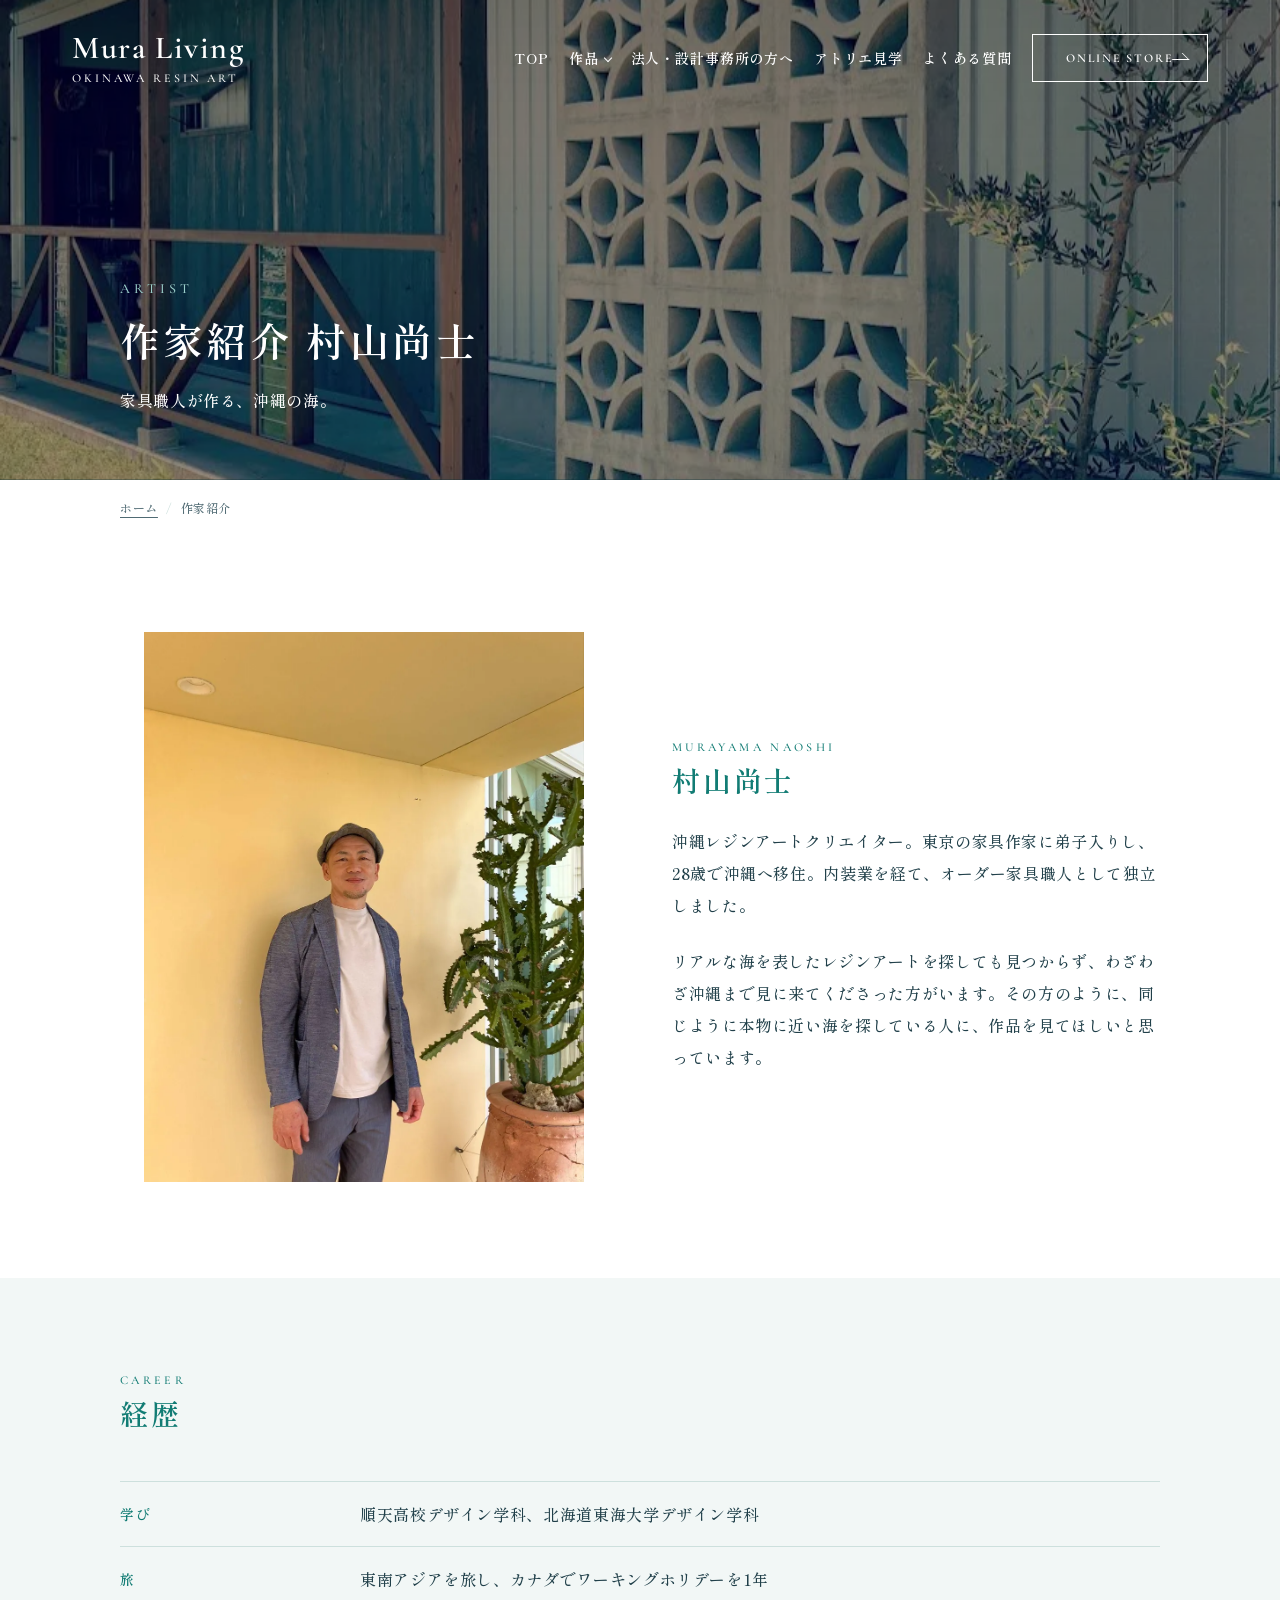
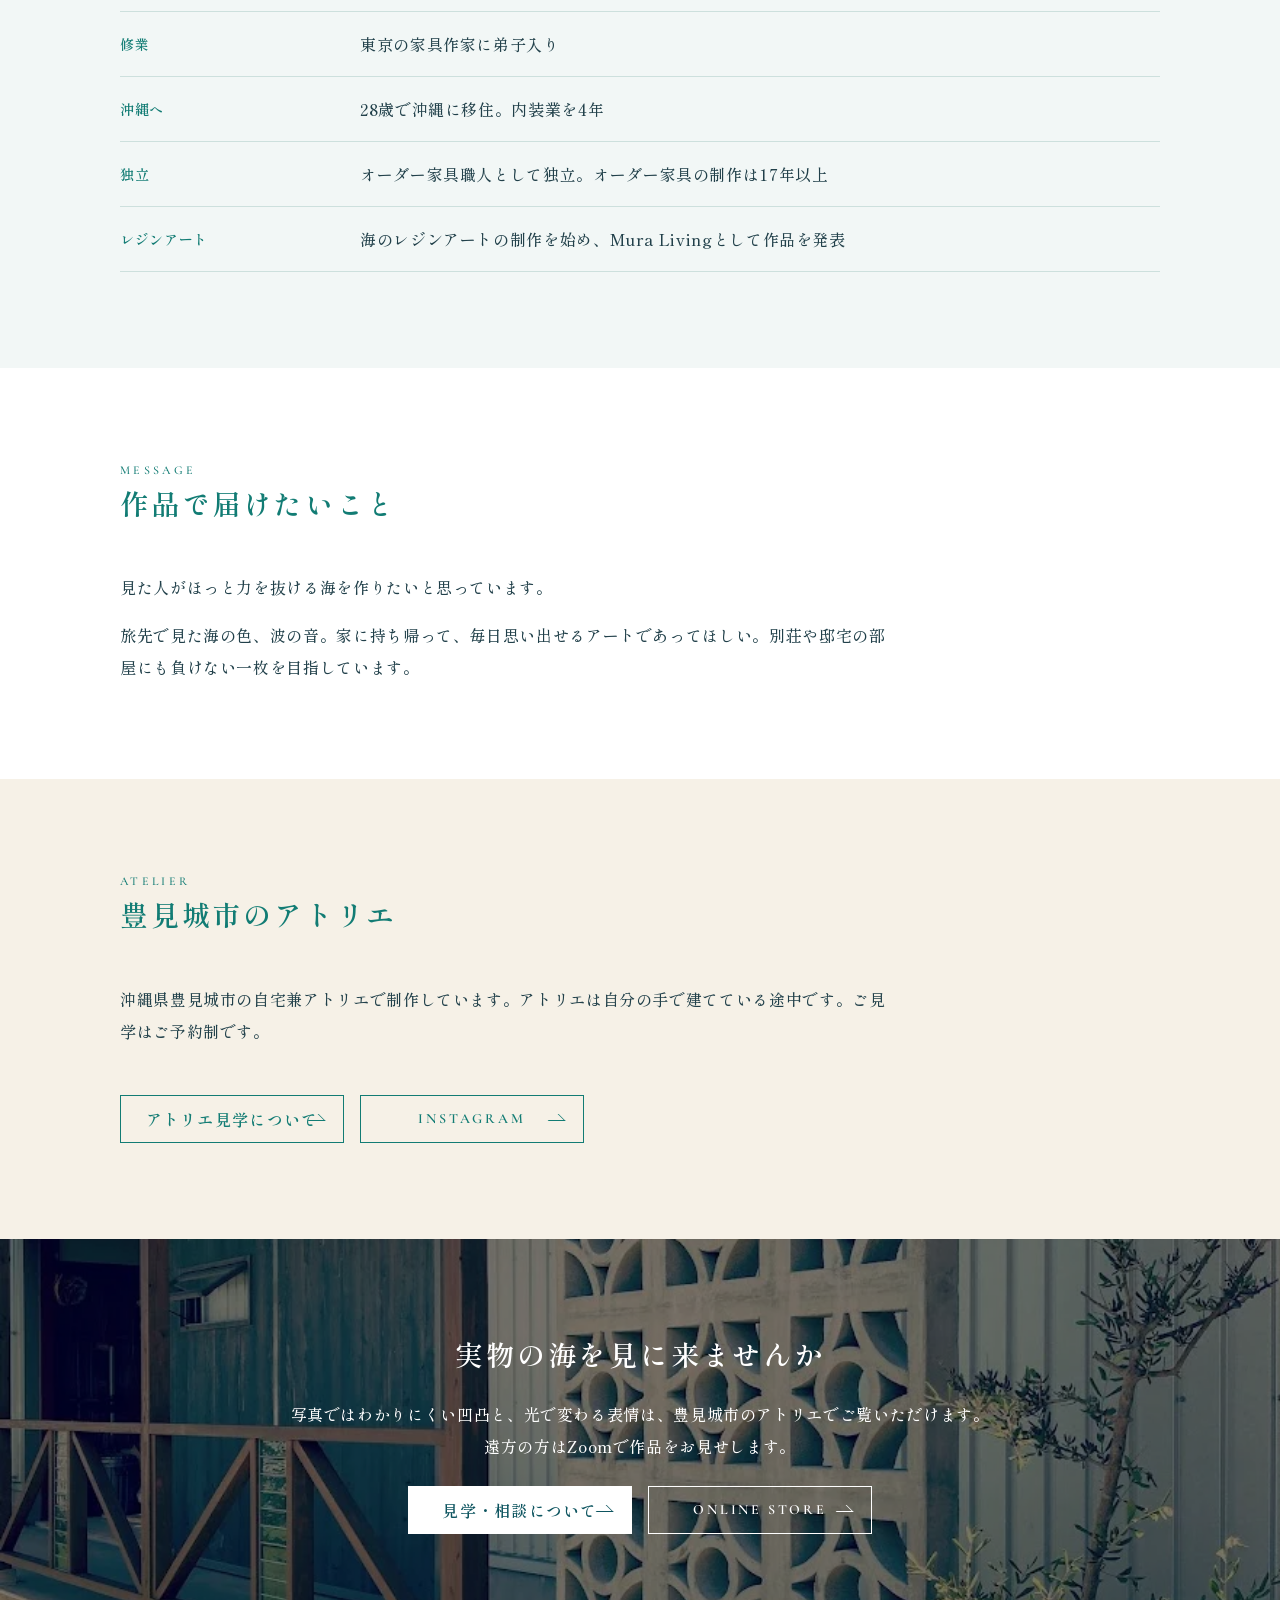
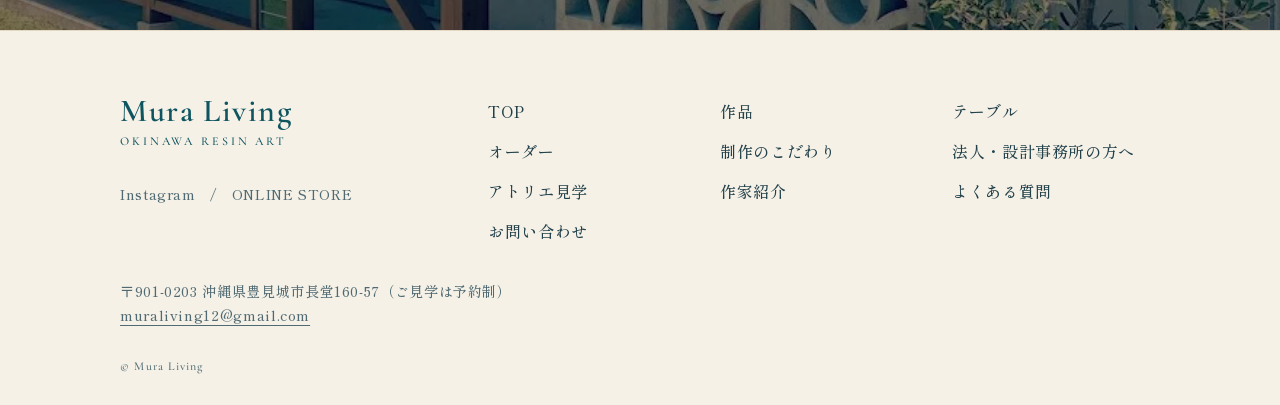
<file: rules/about/index.html>
<!doctype html>
<html lang="ja" class="no-js">
<head>
<meta charset="utf-8">
<meta name="viewport" content="width=device-width, initial-scale=1">
<script>document.documentElement.className="js"</script>
<meta name="robots" content="noindex, nofollow">
<title>作家紹介 村山尚士｜沖縄のレジンアート作家｜Mura Living</title>
<meta name="description" content="Mura Livingの作家、村山尚士の紹介です。オーダー家具職人として17年以上の経験を持ち、沖縄県豊見城市のアトリエで海のレジンアートを制作しています。">
<link rel="preconnect" href="https://fonts.googleapis.com">
<link rel="preconnect" href="https://fonts.gstatic.com" crossorigin>
<link rel="stylesheet" href="https://fonts.googleapis.com/css2?family=Shippori+Mincho:wght@500;600&family=Cormorant+Garamond:wght@500;600&display=swap">
<link rel="stylesheet" href="../../assets/css/rules.css?v=19">
<link rel="stylesheet" href="../../assets/css/sub.css?v=9">
</head>
<body class="sub">
<header class="hd" id="top">
  <a class="logo" href="../"><b>Mura Living</b><small>OKINAWA RESIN ART</small></a>
  <button class="burger" aria-label="メニューを開く" aria-expanded="false" aria-controls="nav"><span></span><span></span></button>
  <nav id="nav" class="nav">
    <a href="../">TOP</a>
    <div class="nav__dd"><a href="../works/">作品</a><div class="nav__sub"><a href="../works/">販売中の作品</a><a href="../order/">オーダーメイド</a></div></div>
    <a href="../business/">法人・設計事務所の方へ</a>
    <a href="../visit/">アトリエ見学</a>
    <a href="../guide/">よくある質問</a>
    <a class="btn btn--en" href="https://mura-living.stores.jp/" target="_blank" rel="noopener">ONLINE STORE</a>
  </nav>
</header>

<main>
<section class="phero">
  <img src="../../assets/img/image10.webp" alt="" width="1600" height="900">
  <div class="phero__in">
    <p class="phero__en">ARTIST</p>
    <h1>作家紹介 村山尚士</h1>
    <p class="phero__lead">家具職人が作る、沖縄の海。</p>
  </div>
</section>
<nav class="crumbs" aria-label="ページの位置"><ol><li><a href="../">ホーム</a></li><li aria-current="page">作家紹介</li></ol></nav>
<section class="ps">
  <div class="ps__in">
    <div class="split split--artist">
      <img src="../../assets/img/artist.webp" alt="作家の村山尚士" loading="lazy" width="1000" height="1332">
      <div class="split__body">
        <div class="ttl"><span>MURAYAMA NAOSHI</span><h2>村山尚士</h2></div>
        <p>沖縄レジンアートクリエイター。東京の家具作家に弟子入りし、28歳で沖縄へ移住。内装業を経て、オーダー家具職人として独立しました。</p>
        <p>リアルな海を表したレジンアートを探しても見つからず、わざわざ沖縄まで見に来てくださった方がいます。その方のように、同じように本物に近い海を探している人に、作品を見てほしいと思っています。</p>
      </div>
    </div>
  </div>
</section>
<section class="ps ps--pale">
  <div class="ps__in">
    <div class="ttl"><span>CAREER</span><h2>経歴</h2></div>
    <dl class="tl">
      <div><dt>学び</dt><dd>順天高校デザイン学科、北海道東海大学デザイン学科</dd></div>
      <div><dt>旅</dt><dd>東南アジアを旅し、カナダでワーキングホリデーを1年</dd></div>
      <div><dt>修業</dt><dd>東京の家具作家に弟子入り</dd></div>
      <div><dt>沖縄へ</dt><dd>28歳で沖縄に移住。内装業を4年</dd></div>
      <div><dt>独立</dt><dd>オーダー家具職人として独立。オーダー家具の制作は17年以上</dd></div>
      <div><dt>レジンアート</dt><dd>海のレジンアートの制作を始め、Mura Livingとして作品を発表</dd></div>
    </dl>
  </div>
</section>
<section class="ps">
  <div class="ps__in">
    <div class="ttl"><span>MESSAGE</span><h2>作品で届けたいこと</h2></div>
    <div class="txt">
      <p>見た人がほっと力を抜ける海を作りたいと思っています。</p>
      <p>旅先で見た海の色、波の音。家に持ち帰って、毎日思い出せるアートであってほしい。別荘や邸宅の部屋にも負けない一枚を目指しています。</p>
    </div>
  </div>
</section>
<section class="ps ps--sand">
  <div class="ps__in">
    <div class="ttl"><span>ATELIER</span><h2>豊見城市のアトリエ</h2></div>
    <p class="txt">沖縄県豊見城市の自宅兼アトリエで制作しています。アトリエは自分の手で建てている途中です。ご見学はご予約制です。</p>
    <div class="btns"><a class="btn" href="../visit/">アトリエ見学について</a><a class="btn btn--en" href="https://www.instagram.com/mura_living.okinawa/" target="_blank" rel="noopener">INSTAGRAM</a></div>
  </div>
</section>
<section class="cta">
  <img src="../../assets/img/image10.webp" alt="" loading="lazy">
  <div class="cta__in">
    <h2>実物の海を見に来ませんか</h2>
    <p>写真ではわかりにくい凹凸と、光で変わる表情は、豊見城市のアトリエでご覧いただけます。<br>遠方の方はZoomで作品をお見せします。</p>
    <div class="btns"><a class="btn btn--fill" href="../visit/">見学・相談について</a><a class="btn btn--en" href="https://mura-living.stores.jp/" target="_blank" rel="noopener">ONLINE STORE</a></div>
  </div>
</section>


</main>
<footer class="ft">
  <div>
    <a class="logo" href="../"><b>Mura Living</b><small>OKINAWA RESIN ART</small></a>
    <p class="ft__sns"><a href="https://www.instagram.com/mura_living.okinawa/" target="_blank" rel="noopener">Instagram</a>　/　<a href="https://mura-living.stores.jp/" target="_blank" rel="noopener">ONLINE STORE</a></p>
  </div>
  <nav aria-label="フッター">
    <a href="../">TOP</a><a href="../works/">作品</a><a href="../table/">テーブル</a><a href="../order/">オーダー</a>
    <a href="../technique/">制作のこだわり</a><a href="../business/">法人・設計事務所の方へ</a><a href="../visit/">アトリエ見学</a>
    <a href="../about/">作家紹介</a><a href="../guide/">よくある質問</a><a href="../contact/">お問い合わせ</a>
  </nav>
  <p class="ft__info">〒901-0203 沖縄県豊見城市長堂160-57（ご見学は予約制）<br><a href="mailto:muraliving12@gmail.com">muraliving12@gmail.com</a></p>
  <small class="ft__c">© Mura Living</small>
</footer>

<script src="../../assets/js/main.js?v=3"></script>
</body>
</html>
</file>
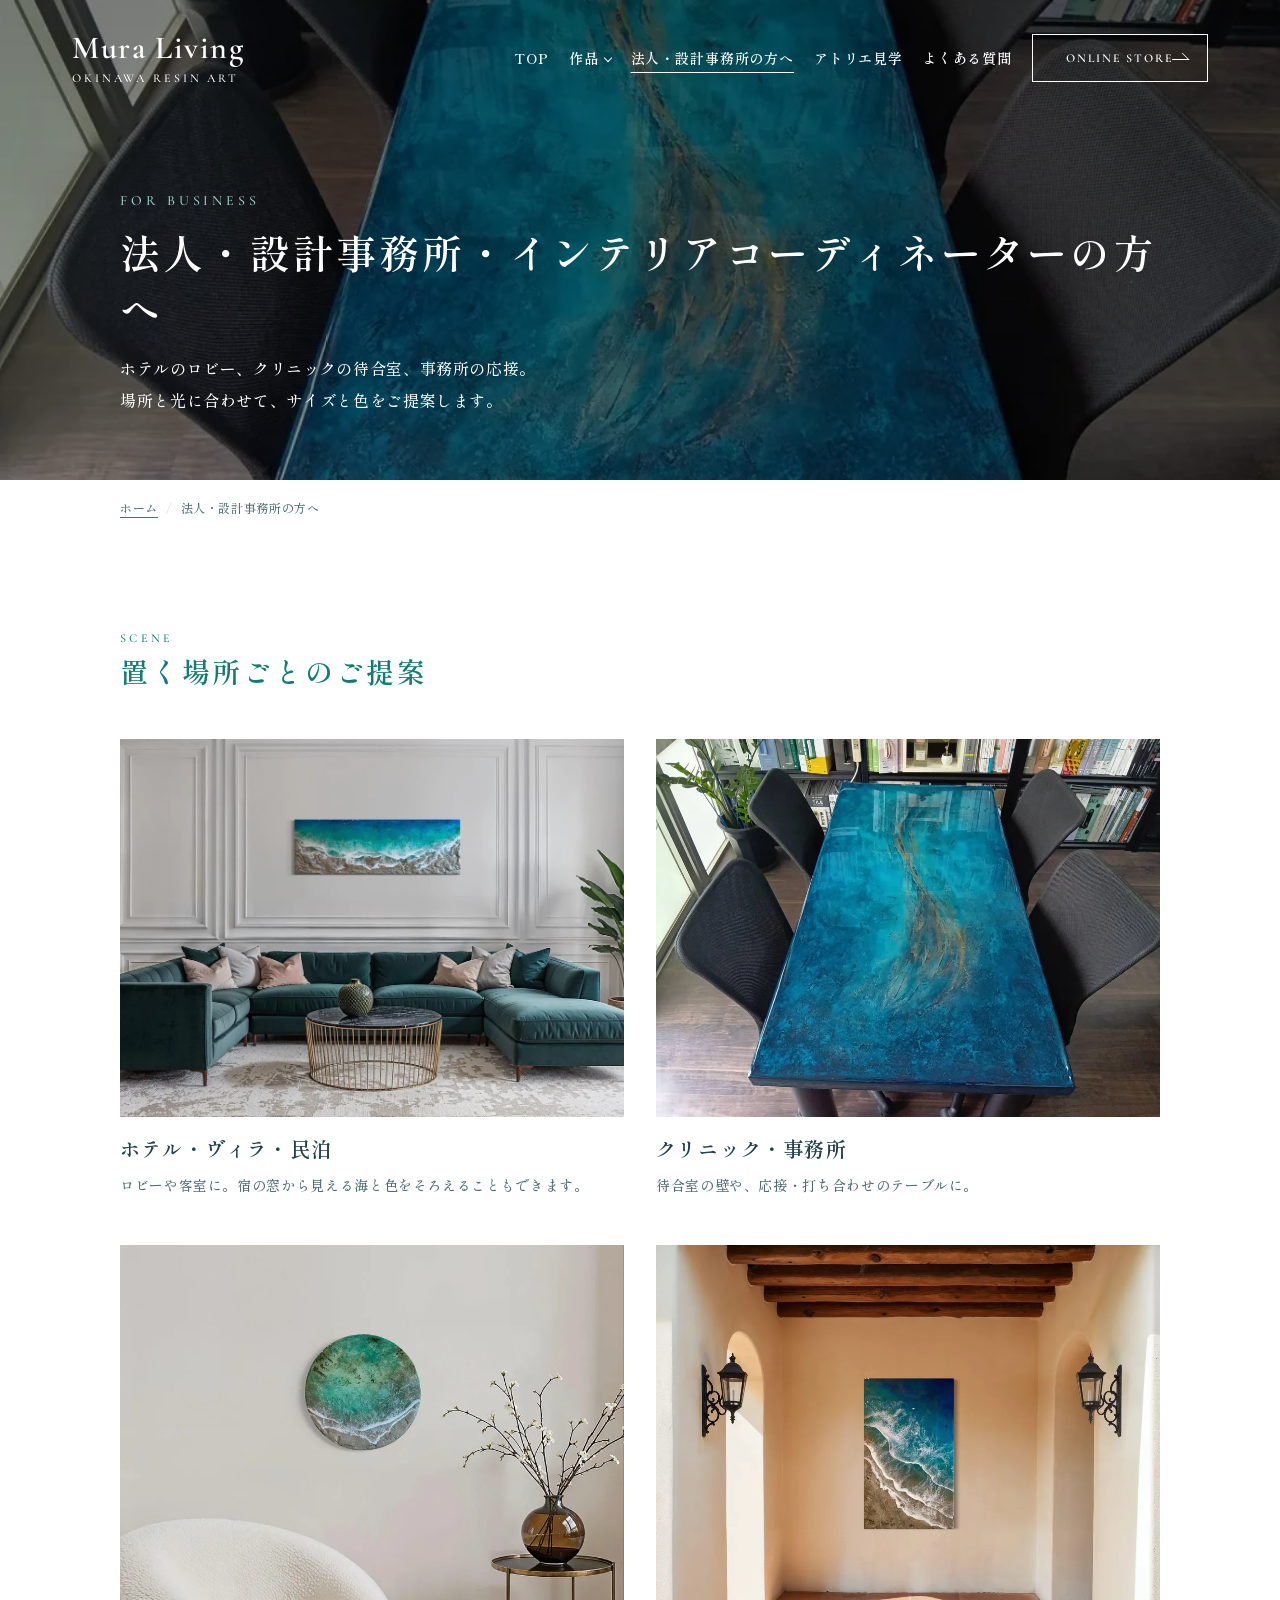
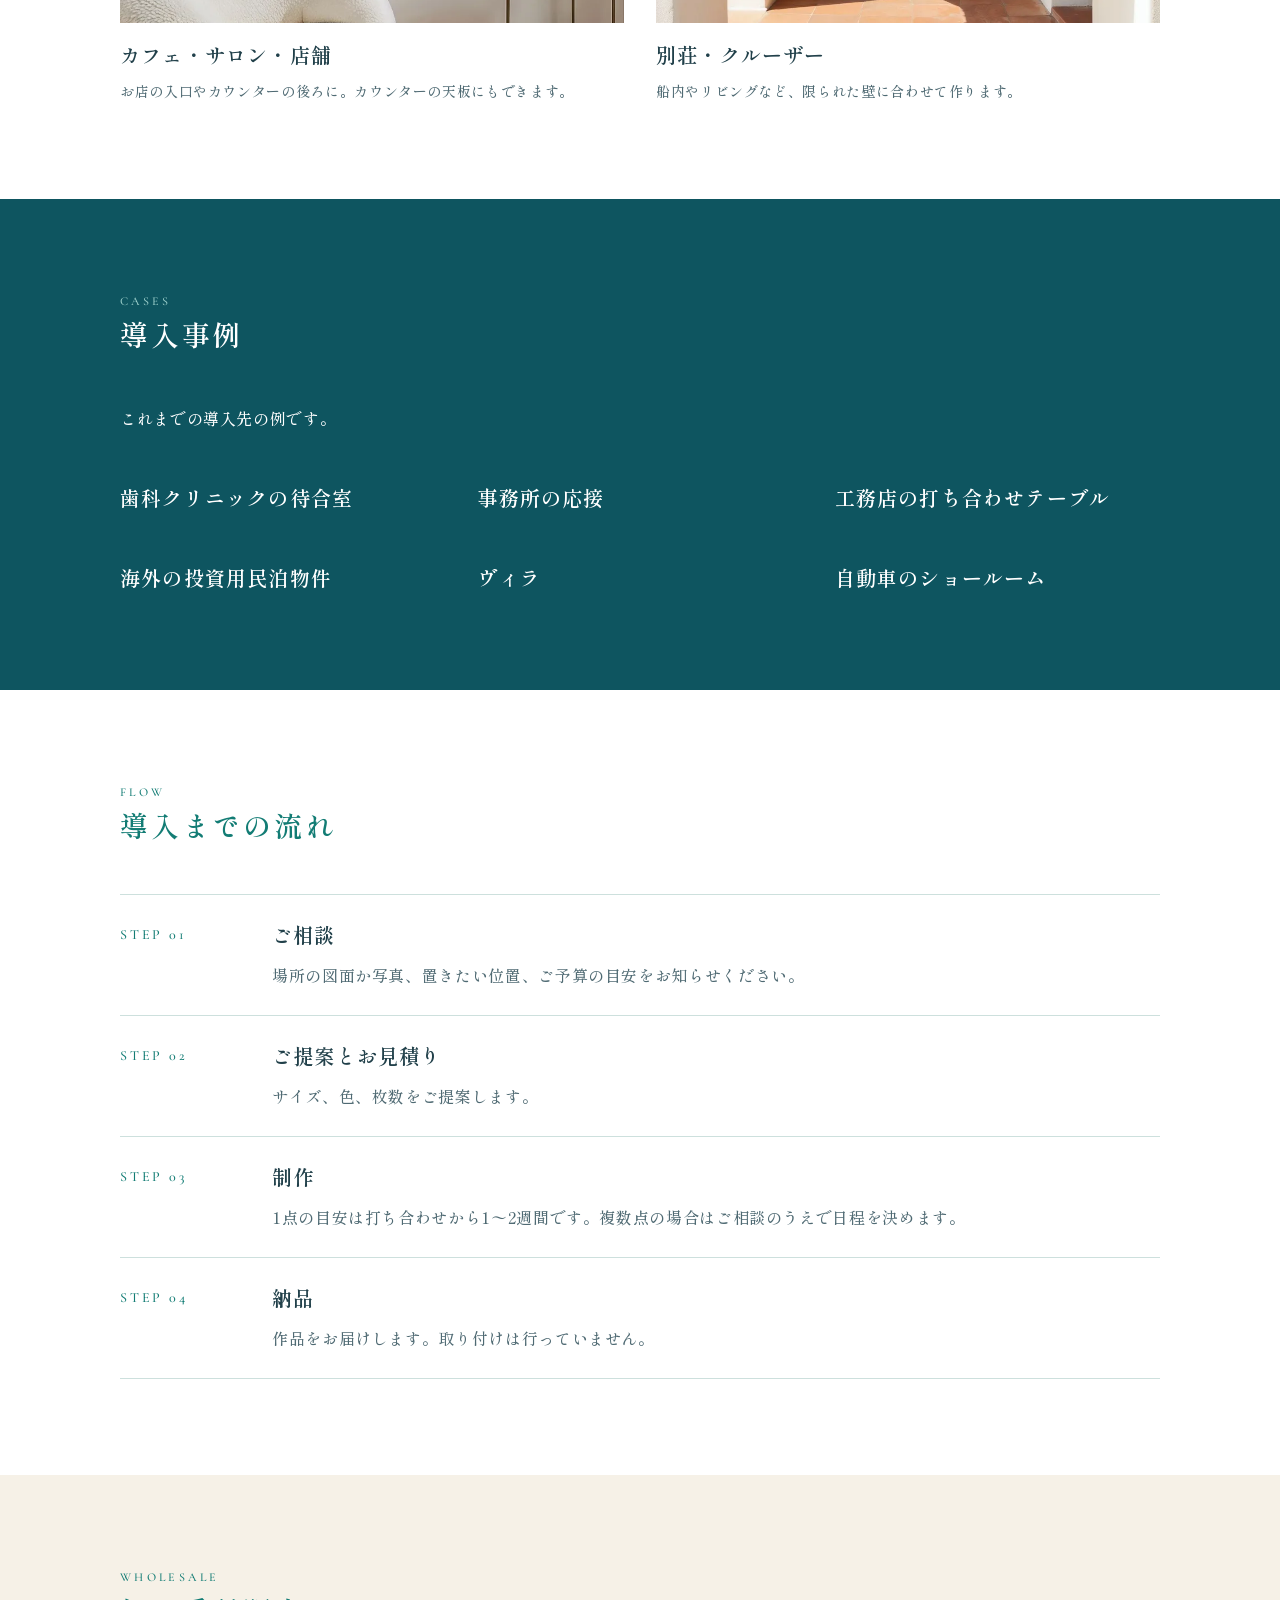
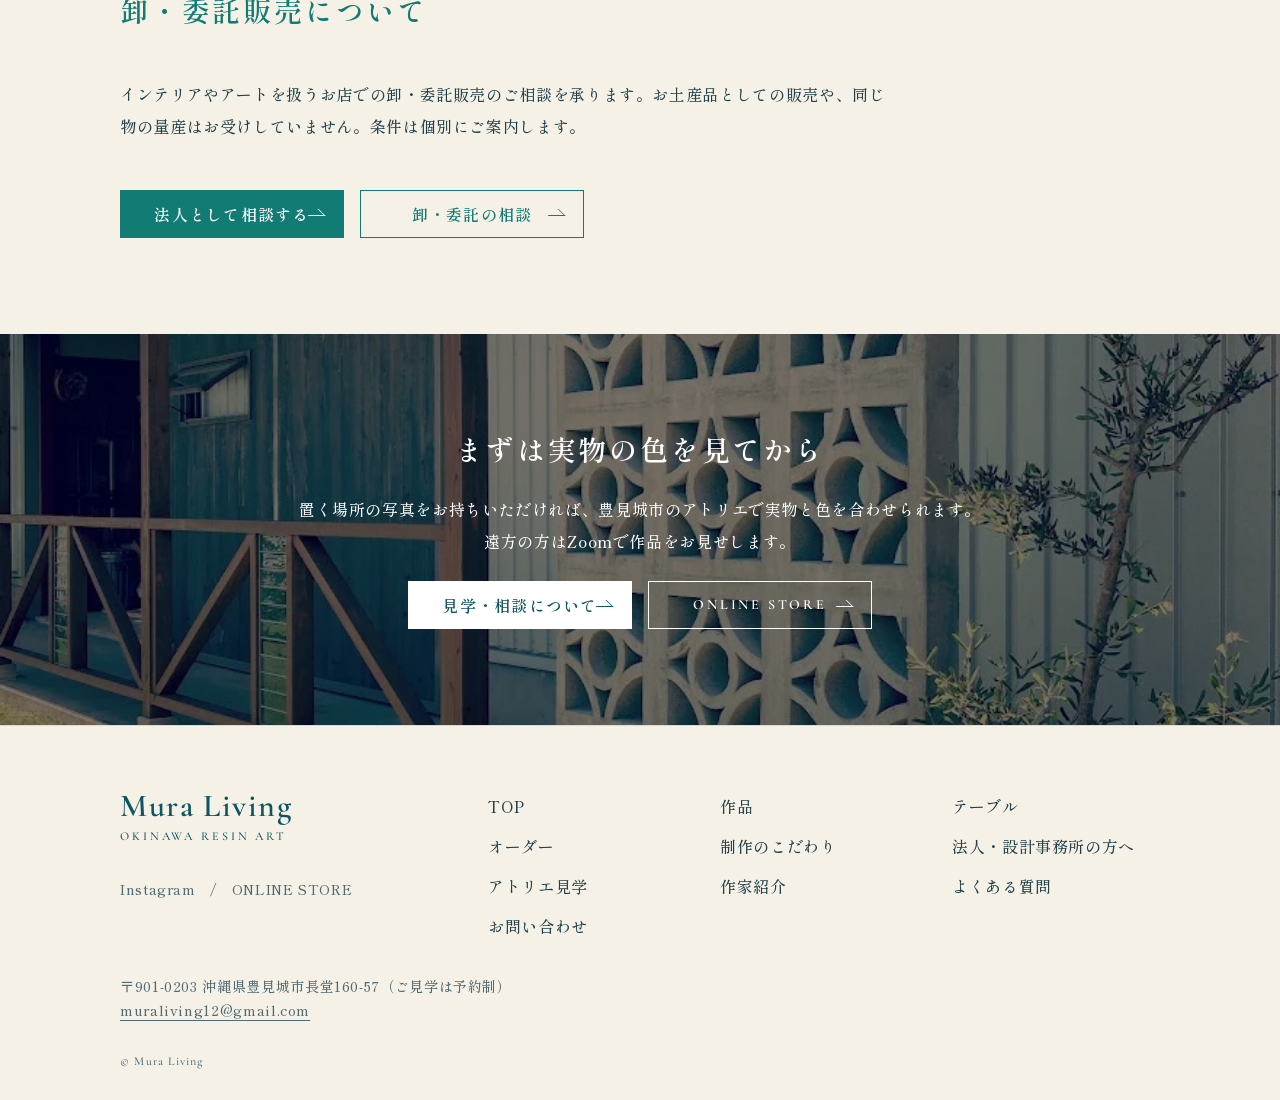
<file: rules/business/index.html>
<!doctype html>
<html lang="ja" class="no-js">
<head>
<meta charset="utf-8">
<meta name="viewport" content="width=device-width, initial-scale=1">
<script>document.documentElement.className="js"</script>
<meta name="robots" content="noindex, nofollow">
<title>法人・設計事務所の方へ｜ホテル・クリニック・店舗に海のアートを｜Mura Living</title>
<meta name="description" content="ホテルのロビー、クリニックの待合室、事務所の応接、店舗に。場所と光に合わせて、海のレジンアートのサイズと色をご提案します。卸・委託販売のご相談も承ります。">
<link rel="preconnect" href="https://fonts.googleapis.com">
<link rel="preconnect" href="https://fonts.gstatic.com" crossorigin>
<link rel="stylesheet" href="https://fonts.googleapis.com/css2?family=Shippori+Mincho:wght@500;600&family=Cormorant+Garamond:wght@500;600&display=swap">
<link rel="stylesheet" href="../../assets/css/rules.css?v=19">
<link rel="stylesheet" href="../../assets/css/sub.css?v=9">
</head>
<body class="sub">
<header class="hd" id="top">
  <a class="logo" href="../"><b>Mura Living</b><small>OKINAWA RESIN ART</small></a>
  <button class="burger" aria-label="メニューを開く" aria-expanded="false" aria-controls="nav"><span></span><span></span></button>
  <nav id="nav" class="nav">
    <a href="../">TOP</a>
    <div class="nav__dd"><a href="../works/">作品</a><div class="nav__sub"><a href="../works/">販売中の作品</a><a href="../order/">オーダーメイド</a></div></div>
    <a href="../business/" aria-current="page">法人・設計事務所の方へ</a>
    <a href="../visit/">アトリエ見学</a>
    <a href="../guide/">よくある質問</a>
    <a class="btn btn--en" href="https://mura-living.stores.jp/" target="_blank" rel="noopener">ONLINE STORE</a>
  </nav>
</header>

<main>
<section class="phero">
  <img src="../../assets/img/image25.webp" alt="" width="1600" height="900">
  <div class="phero__in">
    <p class="phero__en">FOR BUSINESS</p>
    <h1>法人・設計事務所・<br class="sp">インテリアコーディネーターの方へ</h1>
    <p class="phero__lead">ホテルのロビー、クリニックの待合室、事務所の応接。<br>場所と光に合わせて、サイズと色をご提案します。</p>
  </div>
</section>
<nav class="crumbs" aria-label="ページの位置"><ol><li><a href="../">ホーム</a></li><li aria-current="page">法人・設計事務所の方へ</li></ol></nav>
<section class="ps">
  <div class="ps__in">
    <div class="ttl"><span>SCENE</span><h2>置く場所ごとのご提案</h2></div>
    <div class="cards cards--2">
      <div class="card"><img src="../../assets/img/image5.webp" alt="" loading="lazy"><h3>ホテル・ヴィラ・民泊</h3><p>ロビーや客室に。宿の窓から見える海と色をそろえることもできます。</p></div>
      <div class="card"><img src="../../assets/img/image25.webp" alt="" loading="lazy"><h3>クリニック・事務所</h3><p>待合室の壁や、応接・打ち合わせのテーブルに。</p></div>
      <div class="card"><img src="../../assets/img/image21.webp?v=2" alt="" loading="lazy"><h3>カフェ・サロン・店舗</h3><p>お店の入口やカウンターの後ろに。カウンターの天板にもできます。</p></div>
      <div class="card"><img src="../../assets/img/image33.webp" alt="" loading="lazy"><h3>別荘・クルーザー</h3><p>船内やリビングなど、限られた壁に合わせて作ります。</p></div>
    </div>
  </div>
</section>
<section class="ps ps--deep">
  <div class="ps__in">
    <div class="ttl"><span>CASES</span><h2>導入事例</h2></div>
    <p>これまでの導入先の例です。</p>
    <ul class="cards">
      <li class="card"><h3>歯科クリニックの待合室</h3></li>
      <li class="card"><h3>事務所の応接</h3></li>
      <li class="card"><h3>工務店の打ち合わせテーブル</h3></li>
      <li class="card"><h3>海外の投資用民泊物件</h3></li>
      <li class="card"><h3>ヴィラ</h3></li>
      <li class="card"><h3>自動車のショールーム</h3></li>
    </ul>
  </div>
</section>
<section class="ps">
  <div class="ps__in">
    <div class="ttl"><span>FLOW</span><h2>導入までの流れ</h2></div>
    <ol class="steps">
      <li><span class="st">STEP 01</span><h3>ご相談</h3><p>場所の図面か写真、置きたい位置、ご予算の目安をお知らせください。</p></li>
      <li><span class="st">STEP 02</span><h3>ご提案とお見積り</h3><p>サイズ、色、枚数をご提案します。</p></li>
      <li><span class="st">STEP 03</span><h3>制作</h3><p>1点の目安は打ち合わせから1〜2週間です。複数点の場合はご相談のうえで日程を決めます。</p></li>
      <li><span class="st">STEP 04</span><h3>納品</h3><p>作品をお届けします。取り付けは行っていません。</p></li>
    </ol>
  </div>
</section>
<section class="ps ps--sand" id="wholesale">
  <div class="ps__in">
    <div class="ttl"><span>WHOLESALE</span><h2>卸・委託販売について</h2></div>
    <p class="txt">インテリアやアートを扱うお店での卸・委託販売のご相談を承ります。お土産品としての販売や、同じ物の量産はお受けしていません。条件は個別にご案内します。</p>
    <div class="btns"><a class="btn btn--fill" href="mailto:muraliving12@gmail.com?subject=法人・設計事務所のご相談">法人として相談する</a><a class="btn" href="mailto:muraliving12@gmail.com?subject=卸・委託販売のご相談">卸・委託の相談</a></div>
  </div>
</section>
<section class="cta">
  <img src="../../assets/img/image10.webp" alt="" loading="lazy">
  <div class="cta__in">
    <h2>まずは実物の色を見てから</h2>
    <p>置く場所の写真をお持ちいただければ、豊見城市のアトリエで実物と色を合わせられます。<br>遠方の方はZoomで作品をお見せします。</p>
    <div class="btns"><a class="btn btn--fill" href="../visit/">見学・相談について</a><a class="btn btn--en" href="https://mura-living.stores.jp/" target="_blank" rel="noopener">ONLINE STORE</a></div>
  </div>
</section>


</main>
<footer class="ft">
  <div>
    <a class="logo" href="../"><b>Mura Living</b><small>OKINAWA RESIN ART</small></a>
    <p class="ft__sns"><a href="https://www.instagram.com/mura_living.okinawa/" target="_blank" rel="noopener">Instagram</a>　/　<a href="https://mura-living.stores.jp/" target="_blank" rel="noopener">ONLINE STORE</a></p>
  </div>
  <nav aria-label="フッター">
    <a href="../">TOP</a><a href="../works/">作品</a><a href="../table/">テーブル</a><a href="../order/">オーダー</a>
    <a href="../technique/">制作のこだわり</a><a href="../business/">法人・設計事務所の方へ</a><a href="../visit/">アトリエ見学</a>
    <a href="../about/">作家紹介</a><a href="../guide/">よくある質問</a><a href="../contact/">お問い合わせ</a>
  </nav>
  <p class="ft__info">〒901-0203 沖縄県豊見城市長堂160-57（ご見学は予約制）<br><a href="mailto:muraliving12@gmail.com">muraliving12@gmail.com</a></p>
  <small class="ft__c">© Mura Living</small>
</footer>

<script src="../../assets/js/main.js?v=3"></script>
</body>
</html>
</file>
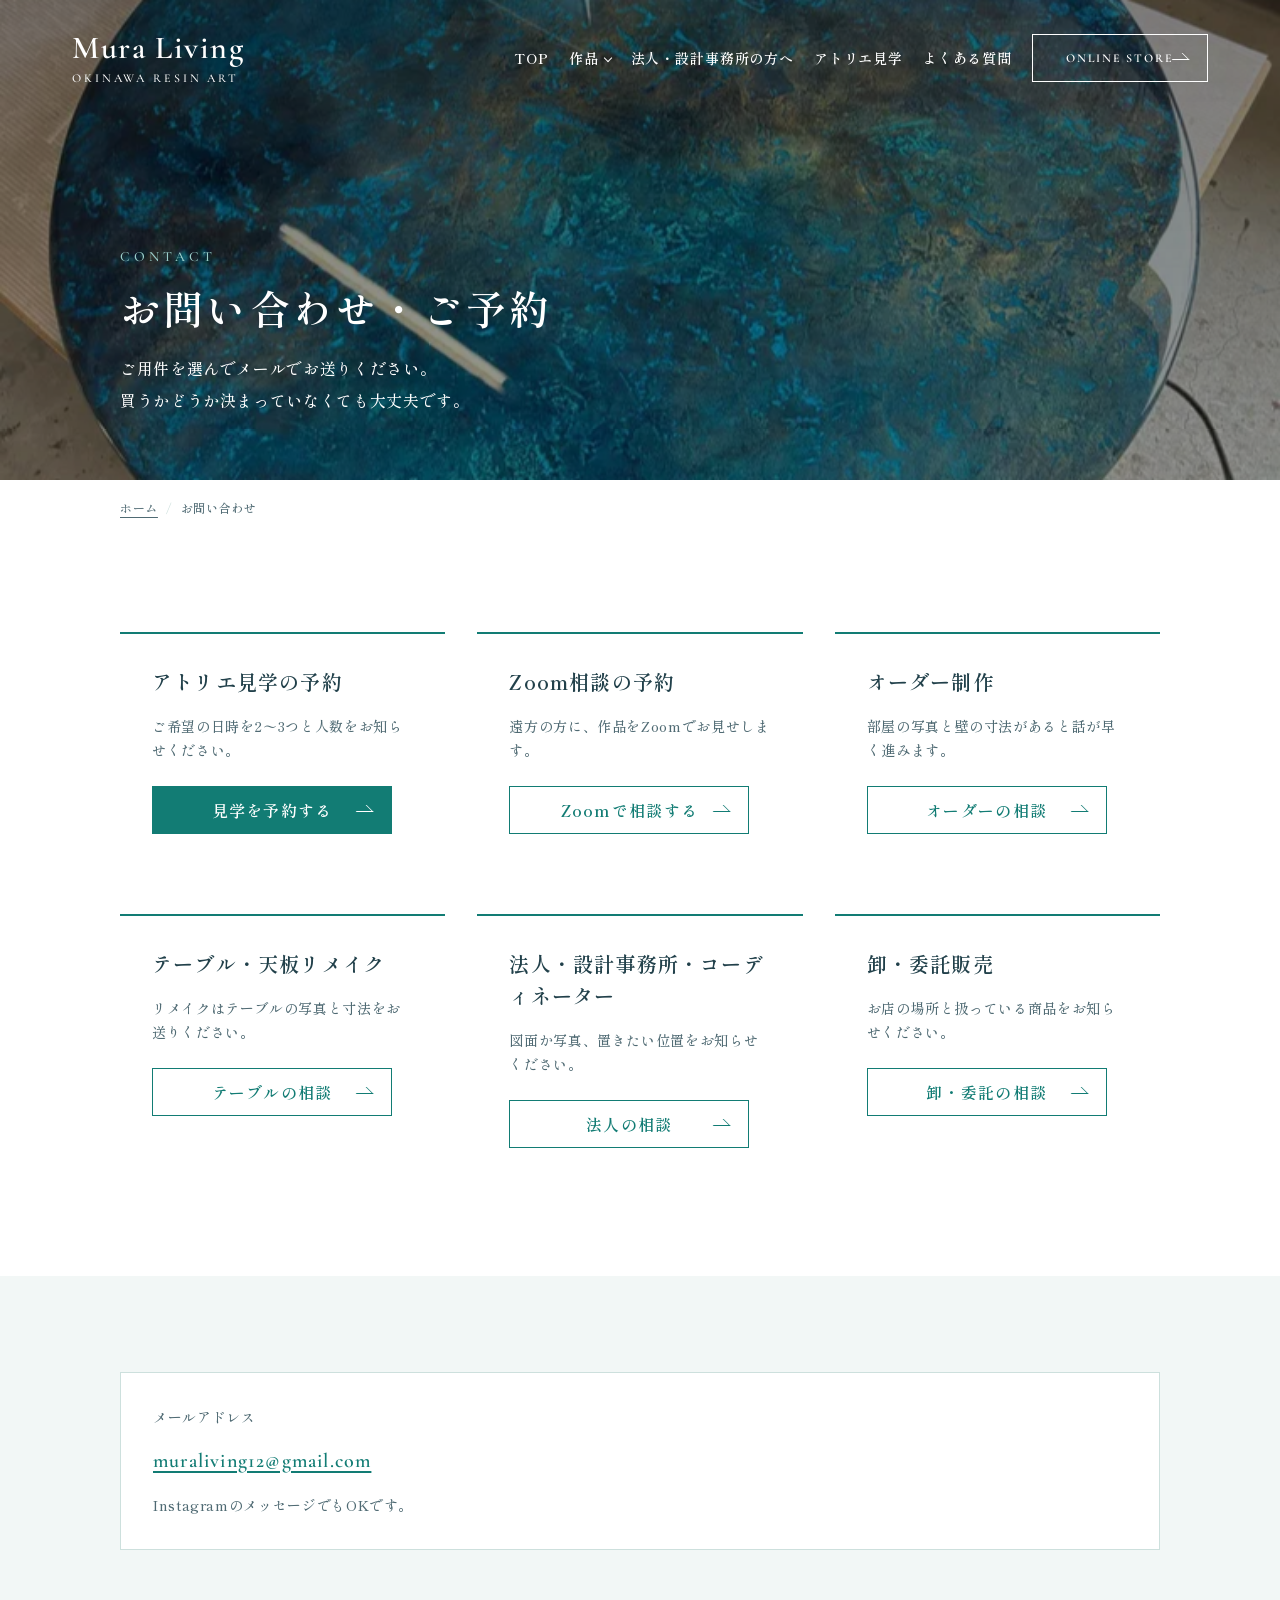
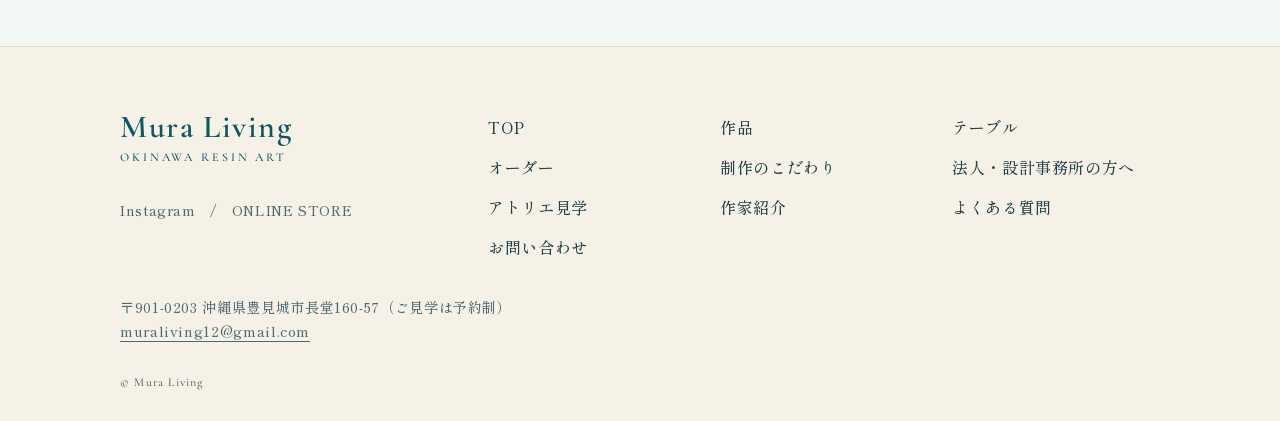
<file: rules/contact/index.html>
<!doctype html>
<html lang="ja" class="no-js">
<head>
<meta charset="utf-8">
<meta name="viewport" content="width=device-width, initial-scale=1">
<script>document.documentElement.className="js"</script>
<meta name="robots" content="noindex, nofollow">
<title>お問い合わせ・ご予約｜Mura Living</title>
<meta name="description" content="アトリエ見学のご予約、Zoom相談、オーダー制作、テーブル、法人のご相談はこちらから。">
<link rel="preconnect" href="https://fonts.googleapis.com">
<link rel="preconnect" href="https://fonts.gstatic.com" crossorigin>
<link rel="stylesheet" href="https://fonts.googleapis.com/css2?family=Shippori+Mincho:wght@500;600&family=Cormorant+Garamond:wght@500;600&display=swap">
<link rel="stylesheet" href="../../assets/css/rules.css?v=19">
<link rel="stylesheet" href="../../assets/css/sub.css?v=9">
</head>
<body class="sub">
<header class="hd" id="top">
  <a class="logo" href="../"><b>Mura Living</b><small>OKINAWA RESIN ART</small></a>
  <button class="burger" aria-label="メニューを開く" aria-expanded="false" aria-controls="nav"><span></span><span></span></button>
  <nav id="nav" class="nav">
    <a href="../">TOP</a>
    <div class="nav__dd"><a href="../works/">作品</a><div class="nav__sub"><a href="../works/">販売中の作品</a><a href="../order/">オーダーメイド</a></div></div>
    <a href="../business/">法人・設計事務所の方へ</a>
    <a href="../visit/">アトリエ見学</a>
    <a href="../guide/">よくある質問</a>
    <a class="btn btn--en" href="https://mura-living.stores.jp/" target="_blank" rel="noopener">ONLINE STORE</a>
  </nav>
</header>

<main>
<section class="phero">
  <img src="../../assets/img/image31.webp" alt="" width="1600" height="900">
  <div class="phero__in">
    <p class="phero__en">CONTACT</p>
    <h1>お問い合わせ・ご予約</h1>
    <p class="phero__lead">ご用件を選んでメールでお送りください。<br>買うかどうか決まっていなくても大丈夫です。</p>
  </div>
</section>
<nav class="crumbs" aria-label="ページの位置"><ol><li><a href="../">ホーム</a></li><li aria-current="page">お問い合わせ</li></ol></nav>
<section class="ps">
  <div class="ps__in">
    <div class="cards">
      <div class="card card--box"><h3>アトリエ見学の予約</h3><p>ご希望の日時を2〜3つと人数をお知らせください。</p><a class="btn btn--fill" href="mailto:muraliving12@gmail.com?subject=アトリエ見学の予約">見学を予約する</a></div>
      <div class="card card--box"><h3>Zoom相談の予約</h3><p>遠方の方に、作品をZoomでお見せします。</p><a class="btn" href="mailto:muraliving12@gmail.com?subject=Zoom相談の予約">Zoomで相談する</a></div>
      <div class="card card--box"><h3>オーダー制作</h3><p>部屋の写真と壁の寸法があると話が早く進みます。</p><a class="btn" href="mailto:muraliving12@gmail.com?subject=オーダー制作の相談">オーダーの相談</a></div>
      <div class="card card--box"><h3>テーブル・天板リメイク</h3><p>リメイクはテーブルの写真と寸法をお送りください。</p><a class="btn" href="mailto:muraliving12@gmail.com?subject=テーブルの相談">テーブルの相談</a></div>
      <div class="card card--box"><h3>法人・設計事務所・コーディネーター</h3><p>図面か写真、置きたい位置をお知らせください。</p><a class="btn" href="mailto:muraliving12@gmail.com?subject=法人・設計事務所のご相談">法人の相談</a></div>
      <div class="card card--box"><h3>卸・委託販売</h3><p>お店の場所と扱っている商品をお知らせください。</p><a class="btn" href="mailto:muraliving12@gmail.com?subject=卸・委託販売のご相談">卸・委託の相談</a></div>
    </div>
  </div>
</section>
<section class="ps ps--pale">
  <div class="ps__in">
    <div class="mailbox">
      <p class="small">メールアドレス</p>
      <a class="addr" href="mailto:muraliving12@gmail.com">muraliving12@gmail.com</a>
      <p class="small">InstagramのメッセージでもOKです。</p>
    </div>
  </div>
</section>

</main>
<footer class="ft">
  <div>
    <a class="logo" href="../"><b>Mura Living</b><small>OKINAWA RESIN ART</small></a>
    <p class="ft__sns"><a href="https://www.instagram.com/mura_living.okinawa/" target="_blank" rel="noopener">Instagram</a>　/　<a href="https://mura-living.stores.jp/" target="_blank" rel="noopener">ONLINE STORE</a></p>
  </div>
  <nav aria-label="フッター">
    <a href="../">TOP</a><a href="../works/">作品</a><a href="../table/">テーブル</a><a href="../order/">オーダー</a>
    <a href="../technique/">制作のこだわり</a><a href="../business/">法人・設計事務所の方へ</a><a href="../visit/">アトリエ見学</a>
    <a href="../about/">作家紹介</a><a href="../guide/">よくある質問</a><a href="../contact/">お問い合わせ</a>
  </nav>
  <p class="ft__info">〒901-0203 沖縄県豊見城市長堂160-57（ご見学は予約制）<br><a href="mailto:muraliving12@gmail.com">muraliving12@gmail.com</a></p>
  <small class="ft__c">© Mura Living</small>
</footer>

<script src="../../assets/js/main.js?v=3"></script>
</body>
</html>
</file>
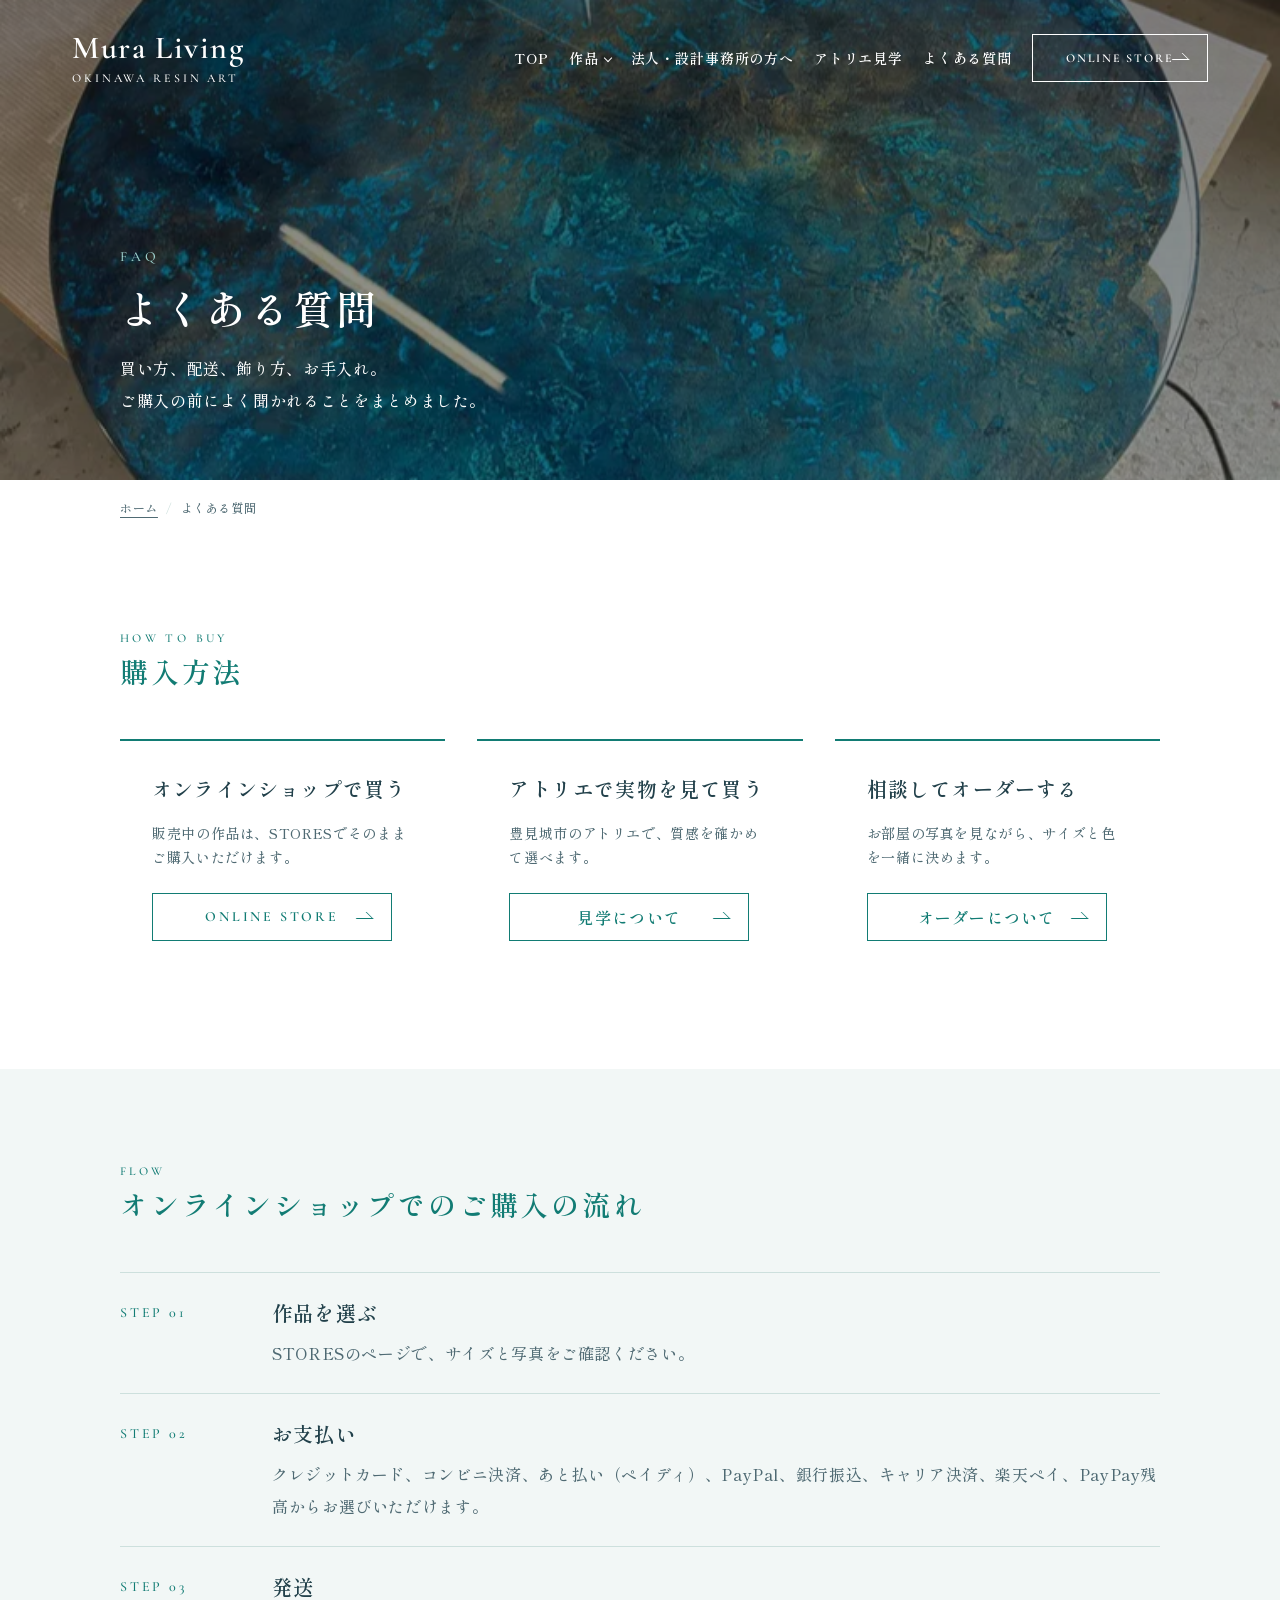
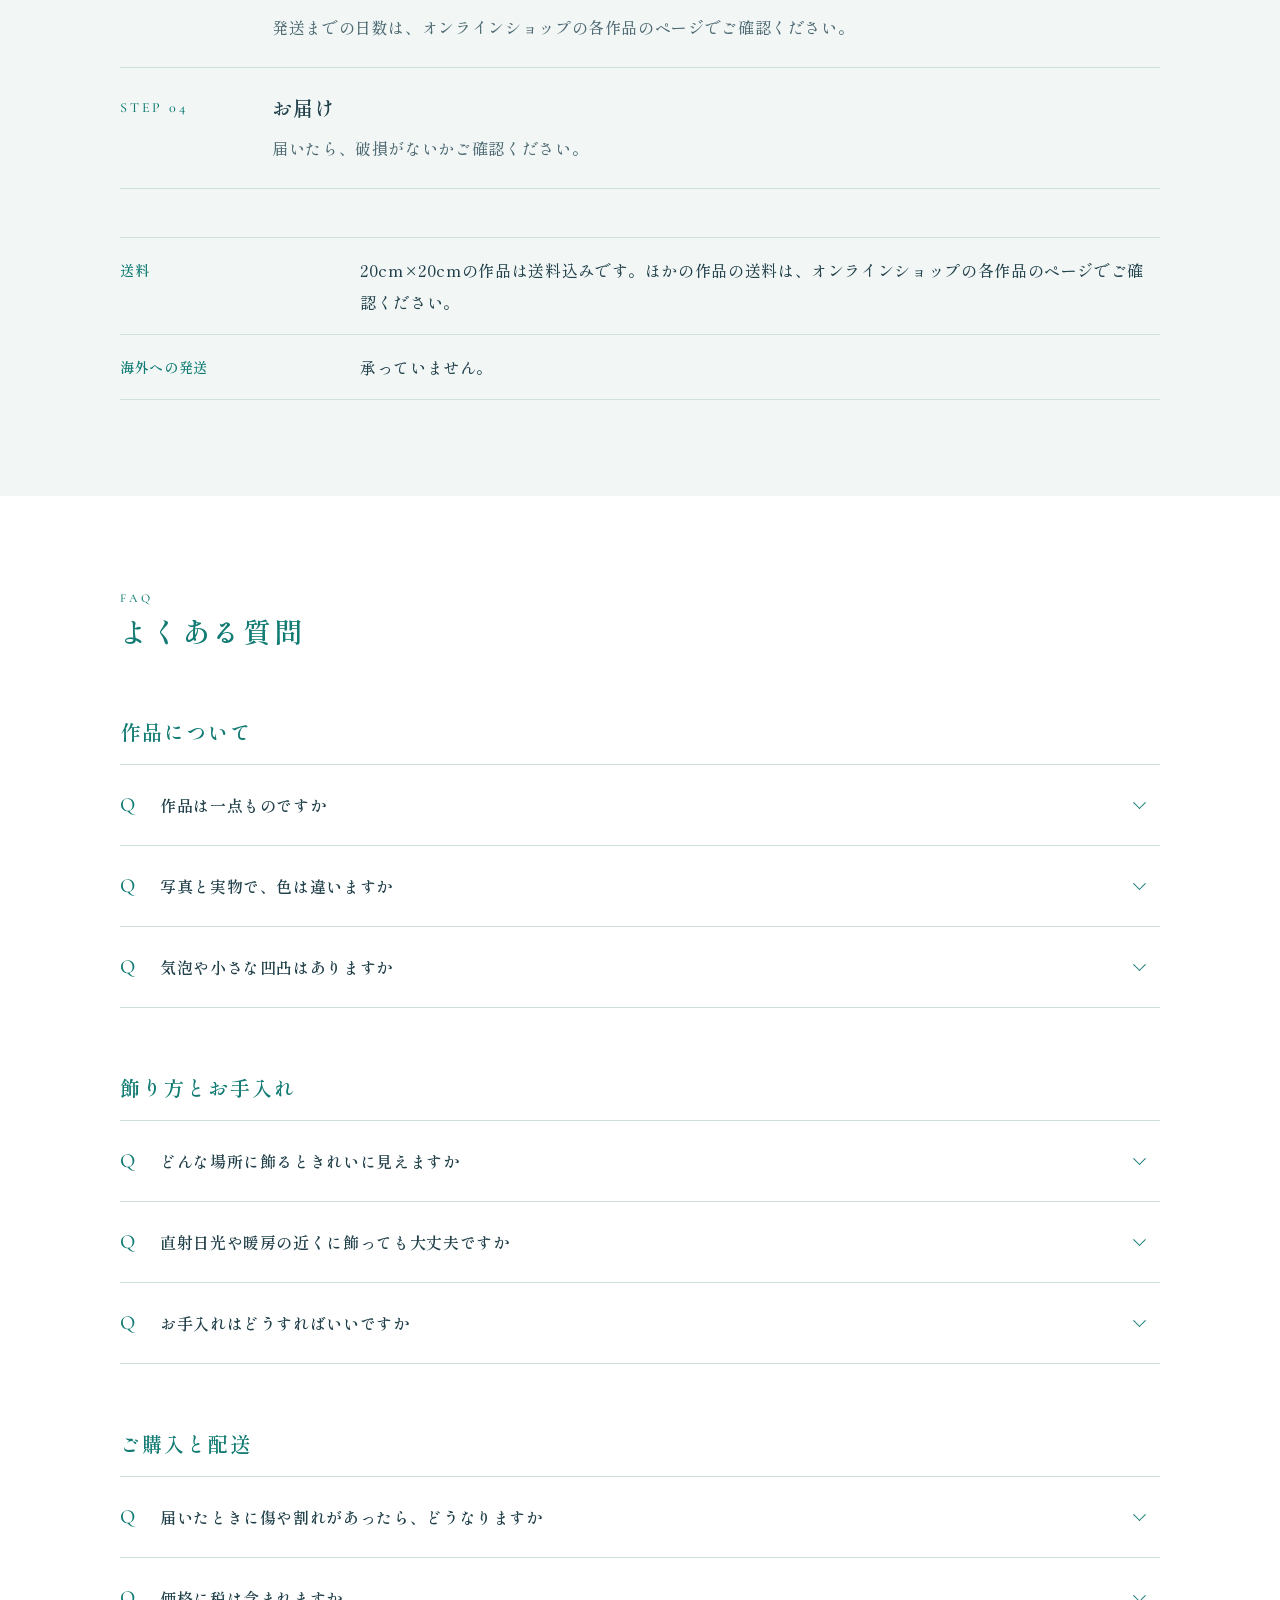
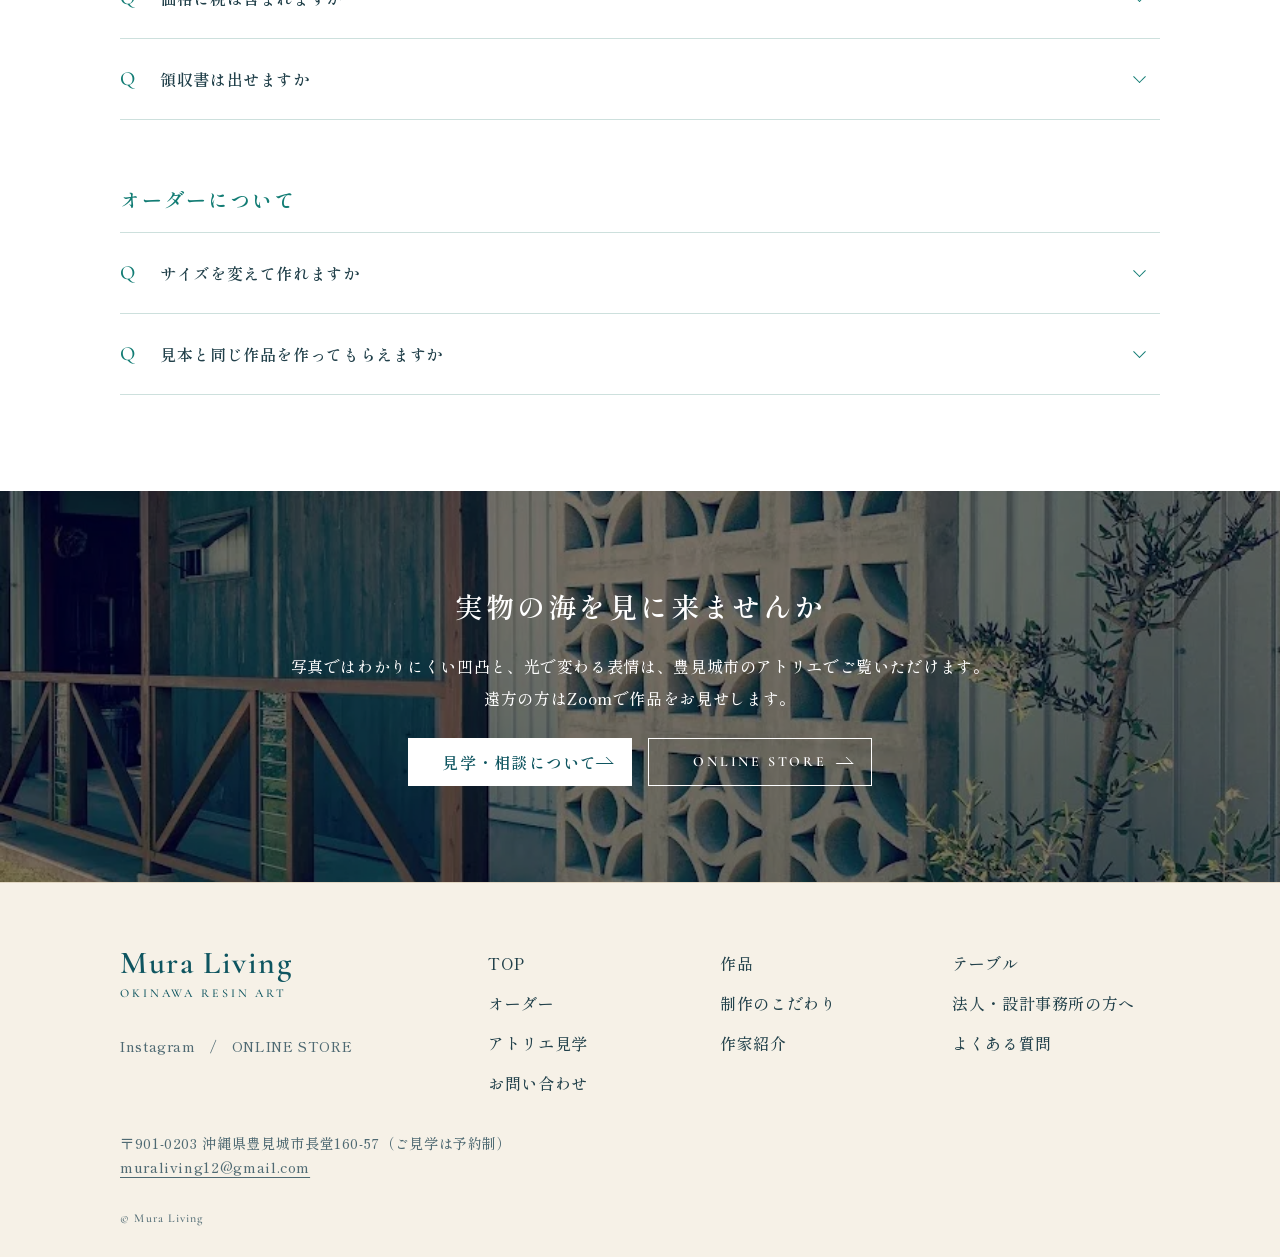
<file: rules/guide/index.html>
<!doctype html>
<html lang="ja" class="no-js">
<head>
<meta charset="utf-8">
<meta name="viewport" content="width=device-width, initial-scale=1">
<script>document.documentElement.className="js"</script>
<meta name="robots" content="noindex, nofollow">
<title>よくある質問｜飾り方・お手入れ・配送｜Mura Living</title>
<meta name="description" content="Mura Livingのレジンアートについて、よく聞かれることをまとめました。買い方、お支払いと配送、飾る場所と壁への掛け方、お手入れの方法、オーダーのことにお答えします。">
<link rel="preconnect" href="https://fonts.googleapis.com">
<link rel="preconnect" href="https://fonts.gstatic.com" crossorigin>
<link rel="stylesheet" href="https://fonts.googleapis.com/css2?family=Shippori+Mincho:wght@500;600&family=Cormorant+Garamond:wght@500;600&display=swap">
<link rel="stylesheet" href="../../assets/css/rules.css?v=19">
<link rel="stylesheet" href="../../assets/css/sub.css?v=9">
</head>
<body class="sub">
<header class="hd" id="top">
  <a class="logo" href="../"><b>Mura Living</b><small>OKINAWA RESIN ART</small></a>
  <button class="burger" aria-label="メニューを開く" aria-expanded="false" aria-controls="nav"><span></span><span></span></button>
  <nav id="nav" class="nav">
    <a href="../">TOP</a>
    <div class="nav__dd"><a href="../works/">作品</a><div class="nav__sub"><a href="../works/">販売中の作品</a><a href="../order/">オーダーメイド</a></div></div>
    <a href="../business/">法人・設計事務所の方へ</a>
    <a href="../visit/">アトリエ見学</a>
    <a href="../guide/">よくある質問</a>
    <a class="btn btn--en" href="https://mura-living.stores.jp/" target="_blank" rel="noopener">ONLINE STORE</a>
  </nav>
</header>

<main>
<section class="phero">
  <img src="../../assets/img/image31.webp" alt="" width="1600" height="900">
  <div class="phero__in">
    <p class="phero__en">FAQ</p>
    <h1>よくある質問</h1>
    <p class="phero__lead">買い方、配送、飾り方、お手入れ。<br>ご購入の前によく聞かれることをまとめました。</p>
  </div>
</section>
<nav class="crumbs" aria-label="ページの位置"><ol><li><a href="../">ホーム</a></li><li aria-current="page">よくある質問</li></ol></nav>
<section class="ps">
  <div class="ps__in">
    <div class="ttl"><span>HOW TO BUY</span><h2>購入方法</h2></div>
    <div class="cards">
      <div class="card card--box"><h3>オンラインショップで買う</h3><p>販売中の作品は、STORESでそのままご購入いただけます。</p><a class="btn btn--en" href="https://mura-living.stores.jp/" target="_blank" rel="noopener">ONLINE STORE</a></div>
      <div class="card card--box"><h3>アトリエで実物を見て買う</h3><p>豊見城市のアトリエで、質感を確かめて選べます。</p><a class="btn" href="../visit/">見学について</a></div>
      <div class="card card--box"><h3>相談してオーダーする</h3><p>お部屋の写真を見ながら、サイズと色を一緒に決めます。</p><a class="btn" href="../order/">オーダーについて</a></div>
    </div>
  </div>
</section>
<section class="ps ps--pale">
  <div class="ps__in">
    <div class="ttl"><span>FLOW</span><h2>オンラインショップでのご購入の流れ</h2></div>
    <ol class="steps">
      <li><span class="st">STEP 01</span><h3>作品を選ぶ</h3><p>STORESのページで、サイズと写真をご確認ください。</p></li>
      <li><span class="st">STEP 02</span><h3>お支払い</h3><p>クレジットカード、コンビニ決済、あと払い（ペイディ）、PayPal、銀行振込、キャリア決済、楽天ペイ、PayPay残高からお選びいただけます。</p></li>
      <li><span class="st">STEP 03</span><h3>発送</h3><p>発送までの日数は、オンラインショップの各作品のページでご確認ください。</p></li>
      <li><span class="st">STEP 04</span><h3>お届け</h3><p>届いたら、破損がないかご確認ください。</p></li>
    </ol>
    <dl class="spec"><div><dt>送料</dt><dd>20cm×20cmの作品は送料込みです。ほかの作品の送料は、オンラインショップの各作品のページでご確認ください。</dd></div><div><dt>海外への発送</dt><dd>承っていません。</dd></div></dl>
  </div>
</section>
<section class="ps" id="faq">
  <div class="ps__in">
    <div class="ttl"><span>FAQ</span><h2>よくある質問</h2></div>
    <h3 class="faq-h">作品について</h3>
    <div class="faq"><details><summary>作品は一点ものですか</summary><p class="a">はい。一点ずつ手で作るため、同じ作品はありません。</p></details><details><summary>写真と実物で、色は違いますか</summary><p class="a">見る画面によって、色が違って見えることがあります。光の当たり方でも表情が変わります。実物はアトリエ見学でご覧いただけます。</p></details><details><summary>気泡や小さな凹凸はありますか</summary><p class="a">手作業でレジンを重ねているため、小さな気泡や表面の凹凸が入ることがあります。</p></details></div>
    <h3 class="faq-h">飾り方とお手入れ</h3>
    <div class="faq"><details><summary>どんな場所に飾るときれいに見えますか</summary><p class="a">窓からの光や照明が斜めに当たると、凹凸に影が生まれ、砂浜や波の表情がくっきり見えます。</p></details><details><summary>直射日光や暖房の近くに飾っても大丈夫ですか</summary><p class="a">直射日光や照明の熱が長く当たる場所、暖房器具の近くは避けてください。レジンは紫外線で少しずつ黄色みを帯びることがあります。日の当たらない壁に飾ると、変化はゆるやかになります。</p></details><details><summary>お手入れはどうすればいいですか</summary><p class="a">ほこりは柔らかい布で軽く払ってください。汚れは、水でかたくしぼった柔らかい布で拭きます。アルコールや研磨剤の入った洗剤は、表面を傷めるので使わないでください。</p></details></div>
    <h3 class="faq-h">ご購入と配送</h3>
    <div class="faq"><details><summary>届いたときに傷や割れがあったら、どうなりますか</summary><p class="a">作品に欠陥がある場合を除き、返品はお受けしていません。届いたときに破損があった場合は、お問い合わせください。</p></details><details><summary>価格に税は含まれますか</summary><p class="a">サイトに載せている価格は税込です。</p></details><details><summary>領収書は出せますか</summary><p class="a">ご希望の方は、お問い合わせください。</p></details></div>
    <h3 class="faq-h">オーダーについて</h3>
    <div class="faq"><details><summary>サイズを変えて作れますか</summary><p class="a">オーダーで承ります。打ち合わせから完成までの目安は1〜2週間です。</p></details><details><summary>見本と同じ作品を作ってもらえますか</summary><p class="a">レジンは流れ方が毎回違うため、まったく同じ作品は作れません。色や波の雰囲気を、見本に近づけてお作りします。</p></details></div>
  </div>
</section>
<section class="cta">
  <img src="../../assets/img/image10.webp" alt="" loading="lazy">
  <div class="cta__in">
    <h2>実物の海を見に来ませんか</h2>
    <p>写真ではわかりにくい凹凸と、光で変わる表情は、豊見城市のアトリエでご覧いただけます。<br>遠方の方はZoomで作品をお見せします。</p>
    <div class="btns"><a class="btn btn--fill" href="../visit/">見学・相談について</a><a class="btn btn--en" href="https://mura-living.stores.jp/" target="_blank" rel="noopener">ONLINE STORE</a></div>
  </div>
</section>


</main>
<footer class="ft">
  <div>
    <a class="logo" href="../"><b>Mura Living</b><small>OKINAWA RESIN ART</small></a>
    <p class="ft__sns"><a href="https://www.instagram.com/mura_living.okinawa/" target="_blank" rel="noopener">Instagram</a>　/　<a href="https://mura-living.stores.jp/" target="_blank" rel="noopener">ONLINE STORE</a></p>
  </div>
  <nav aria-label="フッター">
    <a href="../">TOP</a><a href="../works/">作品</a><a href="../table/">テーブル</a><a href="../order/">オーダー</a>
    <a href="../technique/">制作のこだわり</a><a href="../business/">法人・設計事務所の方へ</a><a href="../visit/">アトリエ見学</a>
    <a href="../about/">作家紹介</a><a href="../guide/">よくある質問</a><a href="../contact/">お問い合わせ</a>
  </nav>
  <p class="ft__info">〒901-0203 沖縄県豊見城市長堂160-57（ご見学は予約制）<br><a href="mailto:muraliving12@gmail.com">muraliving12@gmail.com</a></p>
  <small class="ft__c">© Mura Living</small>
</footer>

<script src="../../assets/js/main.js?v=3"></script>
</body>
</html>
</file>
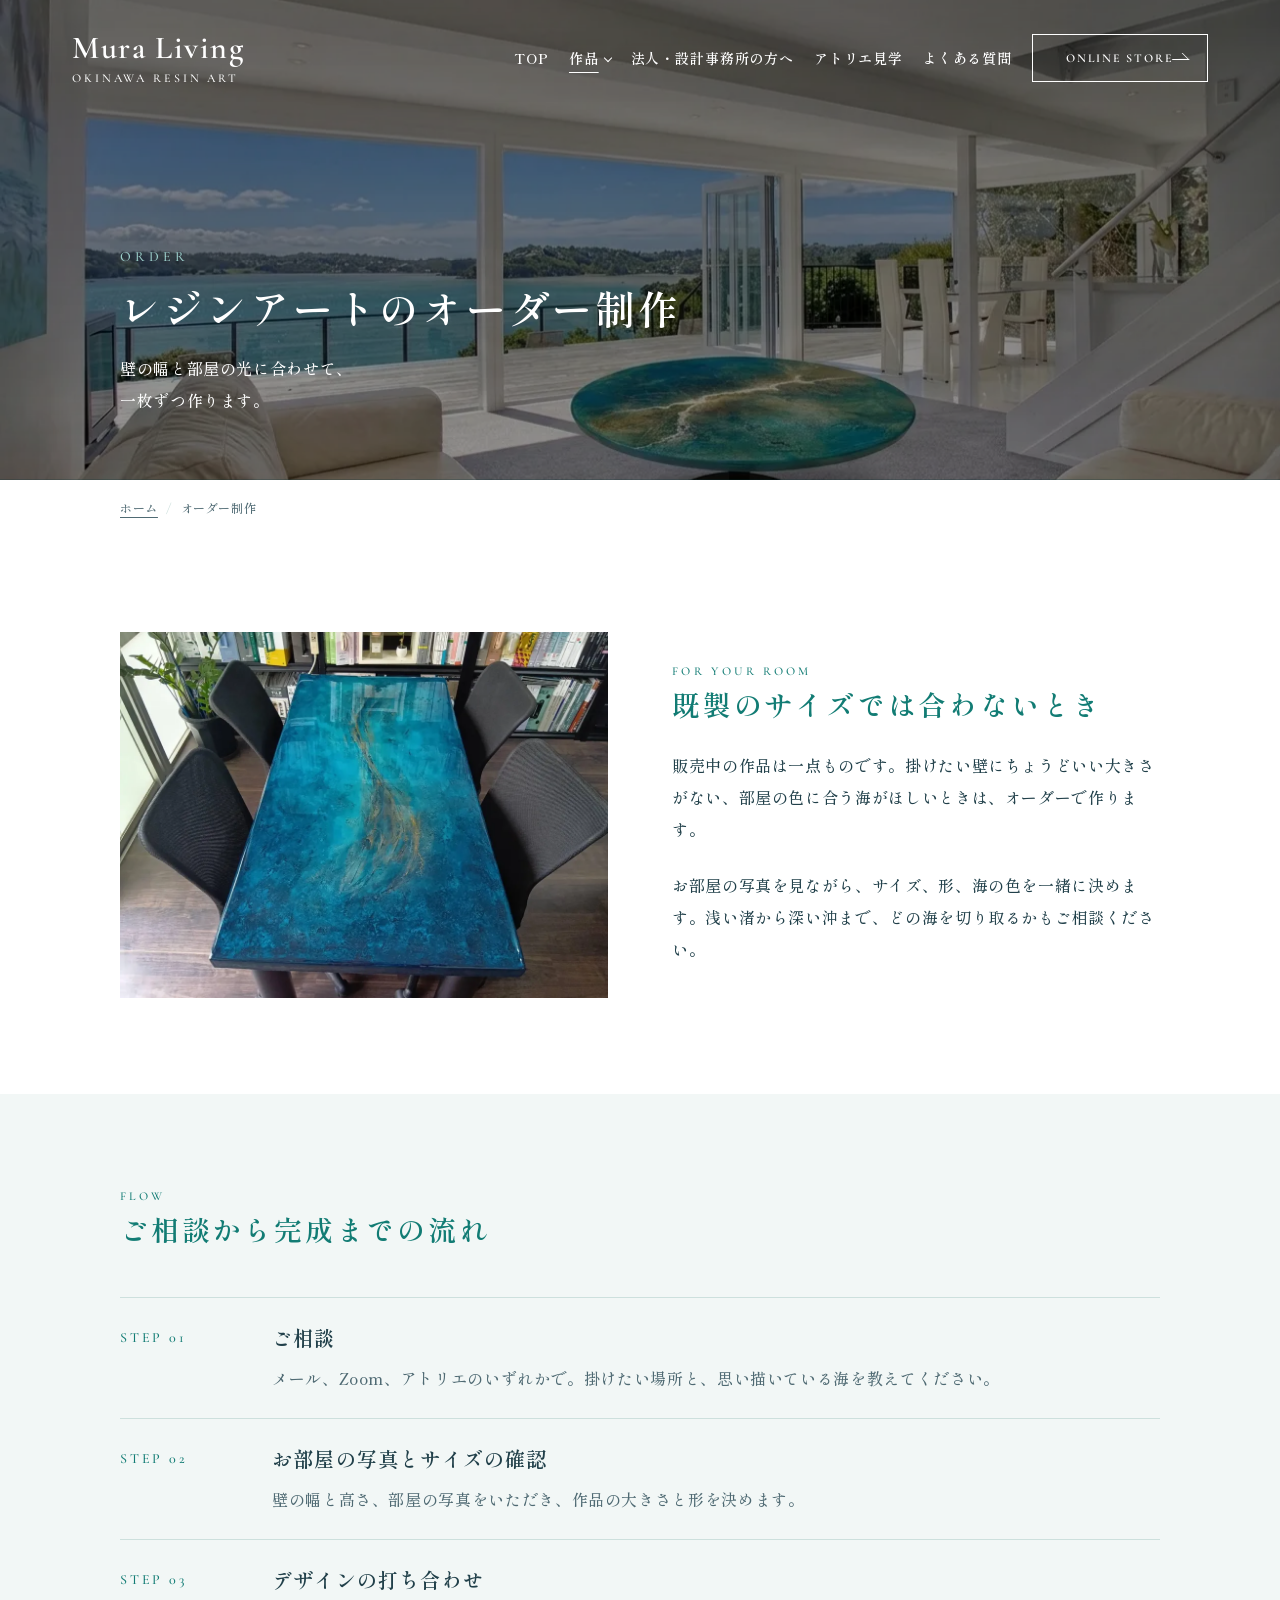
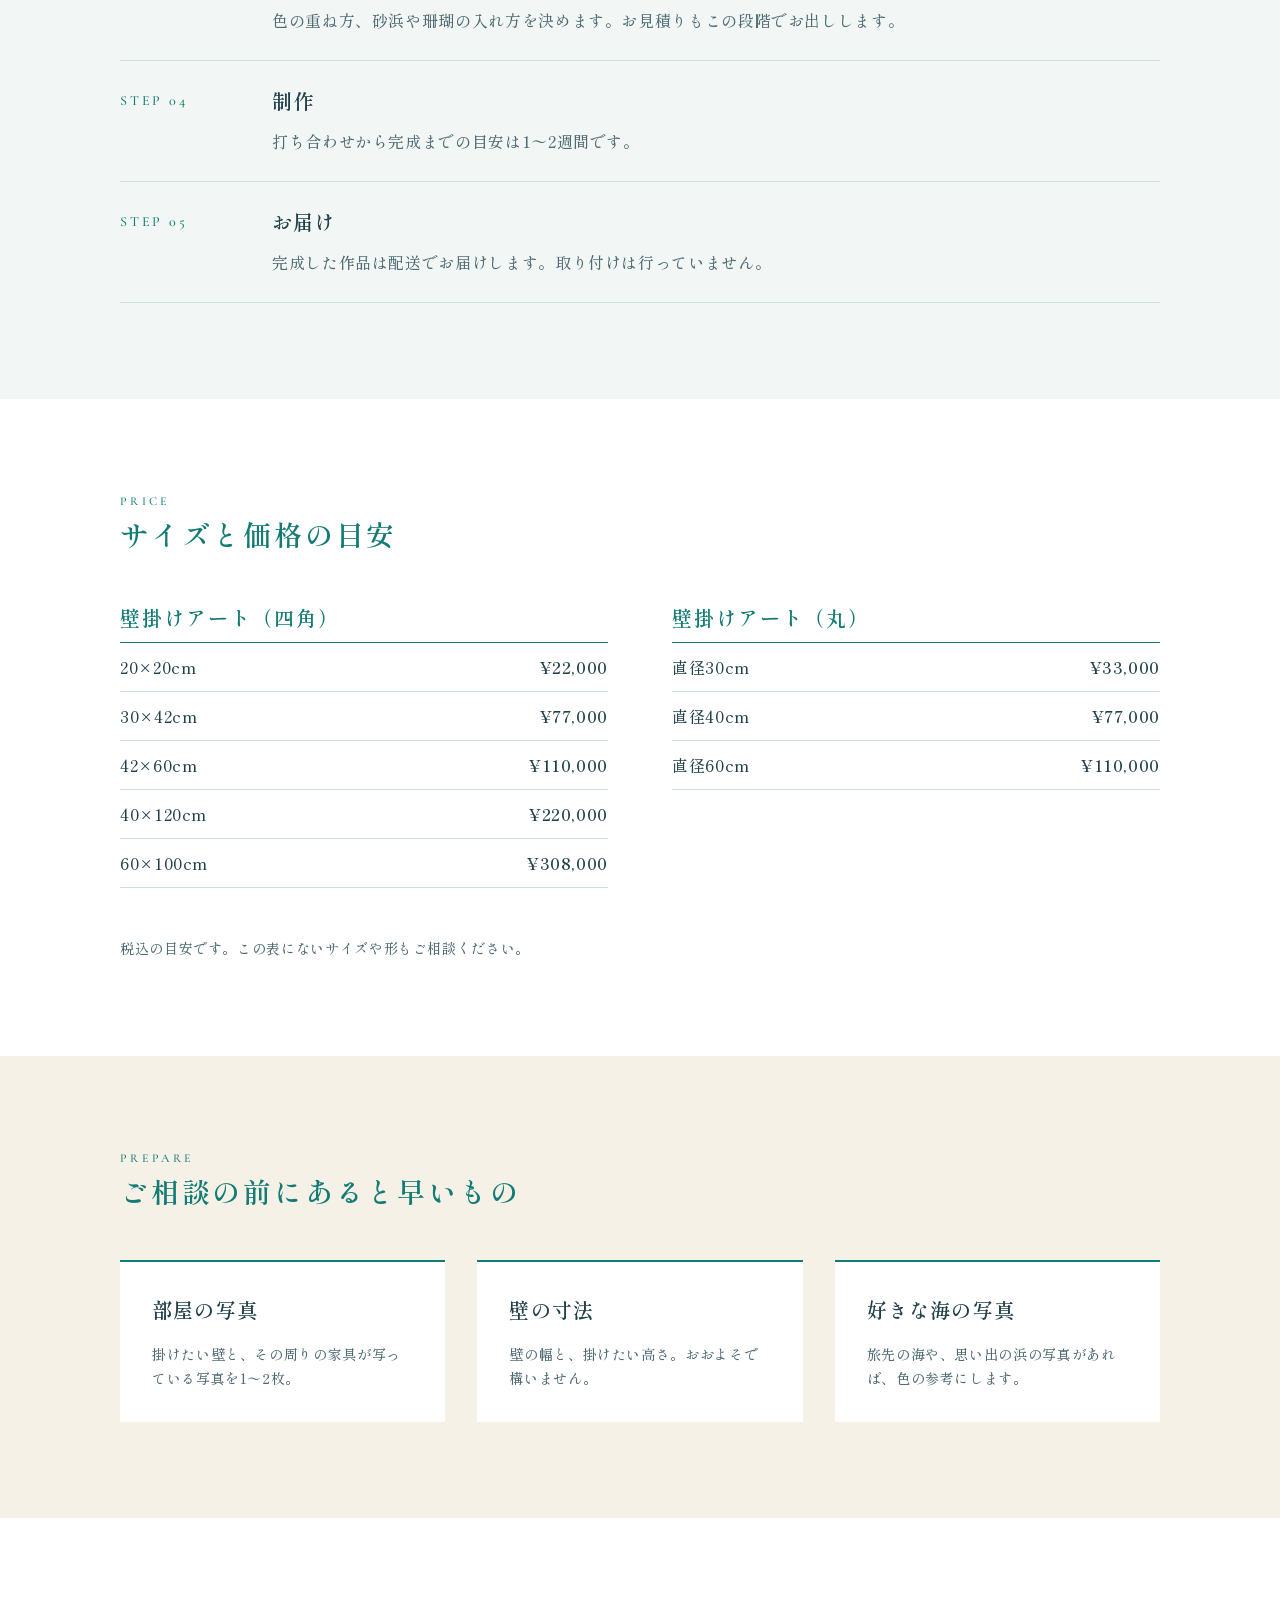
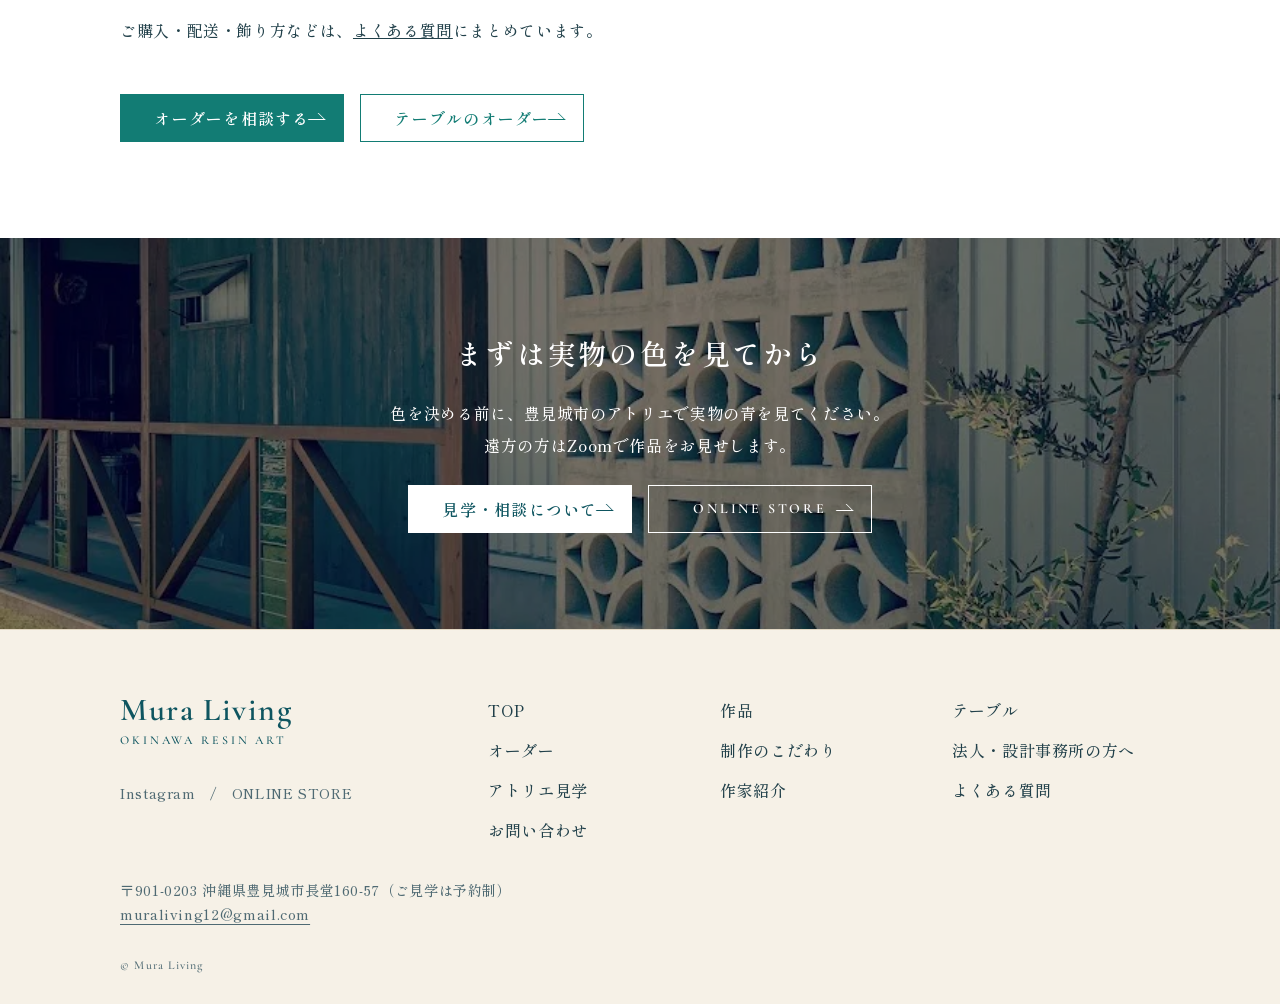
<file: rules/order/index.html>
<!doctype html>
<html lang="ja" class="no-js">
<head>
<meta charset="utf-8">
<meta name="viewport" content="width=device-width, initial-scale=1">
<script>document.documentElement.className="js"</script>
<meta name="robots" content="noindex, nofollow">
<title>レジンアートのオーダー制作｜部屋に合わせて作る海｜Mura Living</title>
<meta name="description" content="掛けたい壁の幅や部屋の光に合わせて、海のレジンアートをオーダーで制作します。打ち合わせから完成までの目安は1〜2週間。アトリエ、Zoom、メールでご相談いただけます。">
<link rel="preconnect" href="https://fonts.googleapis.com">
<link rel="preconnect" href="https://fonts.gstatic.com" crossorigin>
<link rel="stylesheet" href="https://fonts.googleapis.com/css2?family=Shippori+Mincho:wght@500;600&family=Cormorant+Garamond:wght@500;600&display=swap">
<link rel="stylesheet" href="../../assets/css/rules.css?v=19">
<link rel="stylesheet" href="../../assets/css/sub.css?v=9">
</head>
<body class="sub">
<header class="hd" id="top">
  <a class="logo" href="../"><b>Mura Living</b><small>OKINAWA RESIN ART</small></a>
  <button class="burger" aria-label="メニューを開く" aria-expanded="false" aria-controls="nav"><span></span><span></span></button>
  <nav id="nav" class="nav">
    <a href="../">TOP</a>
    <div class="nav__dd"><a href="../works/" aria-current="page">作品</a><div class="nav__sub"><a href="../works/">販売中の作品</a><a href="../order/">オーダーメイド</a></div></div>
    <a href="../business/">法人・設計事務所の方へ</a>
    <a href="../visit/">アトリエ見学</a>
    <a href="../guide/">よくある質問</a>
    <a class="btn btn--en" href="https://mura-living.stores.jp/" target="_blank" rel="noopener">ONLINE STORE</a>
  </nav>
</header>

<main>
<section class="phero">
  <img src="../../assets/img/image24.webp" alt="" width="1600" height="900">
  <div class="phero__in">
    <p class="phero__en">ORDER</p>
    <h1>レジンアートのオーダー制作</h1>
    <p class="phero__lead">壁の幅と部屋の光に合わせて、<br>一枚ずつ作ります。</p>
  </div>
</section>
<nav class="crumbs" aria-label="ページの位置"><ol><li><a href="../">ホーム</a></li><li aria-current="page">オーダー制作</li></ol></nav>
<section class="ps">
  <div class="ps__in">
    <div class="split">
      <img src="../../assets/img/image25.webp" alt="待合室の壁に掛けた海のレジンアート" loading="lazy">
      <div class="split__body">
        <div class="ttl"><span>FOR YOUR ROOM</span><h2>既製のサイズでは合わないとき</h2></div>
        <p>販売中の作品は一点ものです。掛けたい壁にちょうどいい大きさがない、部屋の色に合う海がほしいときは、オーダーで作ります。</p>
        <p>お部屋の写真を見ながら、サイズ、形、海の色を一緒に決めます。浅い渚から深い沖まで、どの海を切り取るかもご相談ください。</p>
      </div>
    </div>
  </div>
</section>
<section class="ps ps--pale">
  <div class="ps__in">
    <div class="ttl"><span>FLOW</span><h2>ご相談から完成までの流れ</h2></div>
    <ol class="steps">
      <li><span class="st">STEP 01</span><h3>ご相談</h3><p>メール、Zoom、アトリエのいずれかで。掛けたい場所と、思い描いている海を教えてください。</p></li>
      <li><span class="st">STEP 02</span><h3>お部屋の写真とサイズの確認</h3><p>壁の幅と高さ、部屋の写真をいただき、作品の大きさと形を決めます。</p></li>
      <li><span class="st">STEP 03</span><h3>デザインの打ち合わせ</h3><p>色の重ね方、砂浜や珊瑚の入れ方を決めます。お見積りもこの段階でお出しします。</p></li>
      <li><span class="st">STEP 04</span><h3>制作</h3><p>打ち合わせから完成までの目安は1〜2週間です。</p></li>
      <li><span class="st">STEP 05</span><h3>お届け</h3><p>完成した作品は配送でお届けします。取り付けは行っていません。</p></li>
    </ol>
  </div>
</section>
<section class="ps">
  <div class="ps__in">
    <div class="ttl"><span>PRICE</span><h2>サイズと価格の目安</h2></div>
    <div class="pgrid">
<div><dl class="plist"><h3>壁掛けアート（四角）</h3>
  <div><dt>20×20cm</dt><dd>¥22,000</dd></div><div><dt>30×42cm</dt><dd>¥77,000</dd></div><div><dt>42×60cm</dt><dd>¥110,000</dd></div><div><dt>40×120cm</dt><dd>¥220,000</dd></div><div><dt>60×100cm</dt><dd>¥308,000</dd></div></dl></div>
<div><dl class="plist"><h3>壁掛けアート（丸）</h3>
  <div><dt>直径30cm</dt><dd>¥33,000</dd></div><div><dt>直径40cm</dt><dd>¥77,000</dd></div><div><dt>直径60cm</dt><dd>¥110,000</dd></div></dl></div>

    </div>
    <p class="small">税込の目安です。この表にないサイズや形もご相談ください。</p>
  </div>
</section>
<section class="ps ps--sand">
  <div class="ps__in">
    <div class="ttl"><span>PREPARE</span><h2>ご相談の前にあると早いもの</h2></div>
    <ul class="cards">
      <li class="card card--box"><h3>部屋の写真</h3><p>掛けたい壁と、その周りの家具が写っている写真を1〜2枚。</p></li>
      <li class="card card--box"><h3>壁の寸法</h3><p>壁の幅と、掛けたい高さ。おおよそで構いません。</p></li>
      <li class="card card--box"><h3>好きな海の写真</h3><p>旅先の海や、思い出の浜の写真があれば、色の参考にします。</p></li>
    </ul>
  </div>
</section>
<section class="ps">
  <div class="ps__in">
    <p>ご購入・配送・飾り方などは、<a href="../guide/#faq" style="text-decoration:underline">よくある質問</a>にまとめています。</p>
    <div class="btns"><a class="btn btn--fill" href="mailto:muraliving12@gmail.com?subject=オーダー制作の相談">オーダーを相談する</a><a class="btn" href="../table/">テーブルのオーダー</a></div>
  </div>
</section>
<section class="cta">
  <img src="../../assets/img/image10.webp" alt="" loading="lazy">
  <div class="cta__in">
    <h2>まずは実物の色を見てから</h2>
    <p>色を決める前に、豊見城市のアトリエで実物の青を見てください。<br>遠方の方はZoomで作品をお見せします。</p>
    <div class="btns"><a class="btn btn--fill" href="../visit/">見学・相談について</a><a class="btn btn--en" href="https://mura-living.stores.jp/" target="_blank" rel="noopener">ONLINE STORE</a></div>
  </div>
</section>


</main>
<footer class="ft">
  <div>
    <a class="logo" href="../"><b>Mura Living</b><small>OKINAWA RESIN ART</small></a>
    <p class="ft__sns"><a href="https://www.instagram.com/mura_living.okinawa/" target="_blank" rel="noopener">Instagram</a>　/　<a href="https://mura-living.stores.jp/" target="_blank" rel="noopener">ONLINE STORE</a></p>
  </div>
  <nav aria-label="フッター">
    <a href="../">TOP</a><a href="../works/">作品</a><a href="../table/">テーブル</a><a href="../order/">オーダー</a>
    <a href="../technique/">制作のこだわり</a><a href="../business/">法人・設計事務所の方へ</a><a href="../visit/">アトリエ見学</a>
    <a href="../about/">作家紹介</a><a href="../guide/">よくある質問</a><a href="../contact/">お問い合わせ</a>
  </nav>
  <p class="ft__info">〒901-0203 沖縄県豊見城市長堂160-57（ご見学は予約制）<br><a href="mailto:muraliving12@gmail.com">muraliving12@gmail.com</a></p>
  <small class="ft__c">© Mura Living</small>
</footer>

<script src="../../assets/js/main.js?v=3"></script>
</body>
</html>
</file>
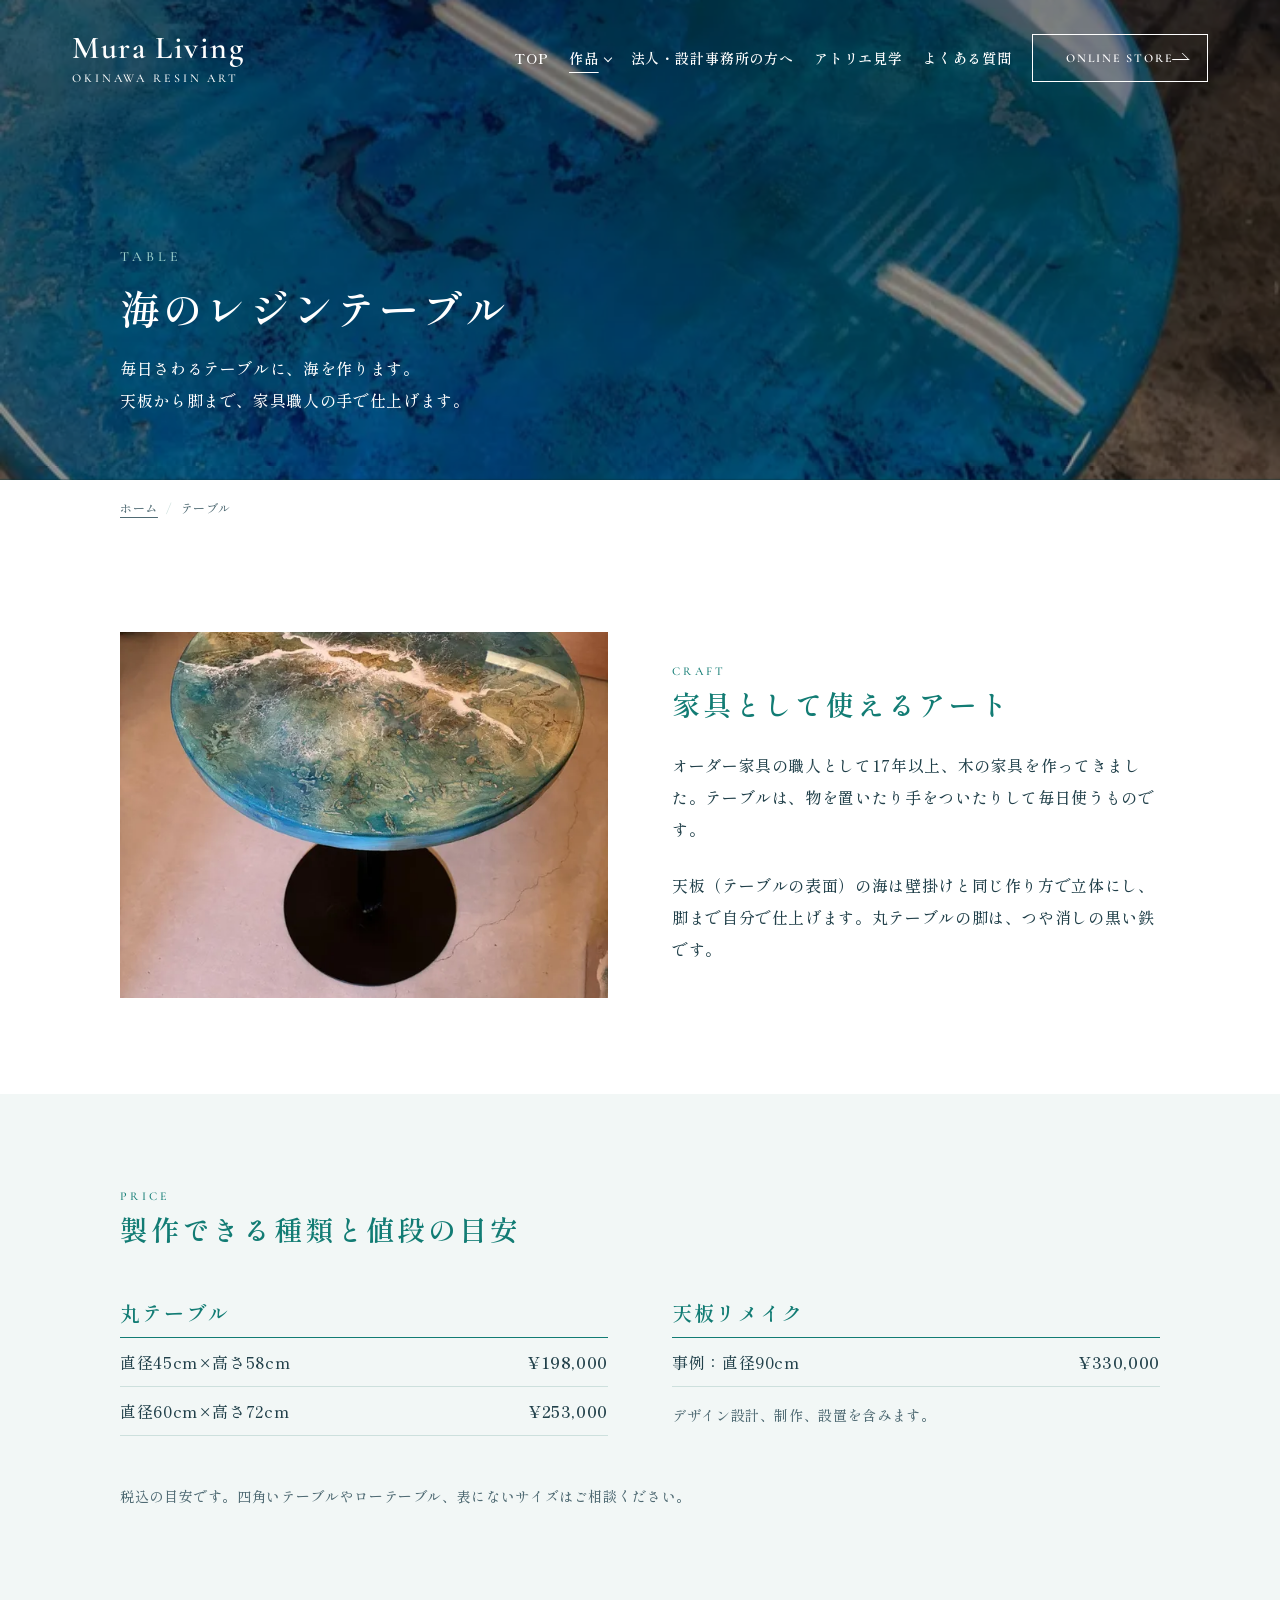
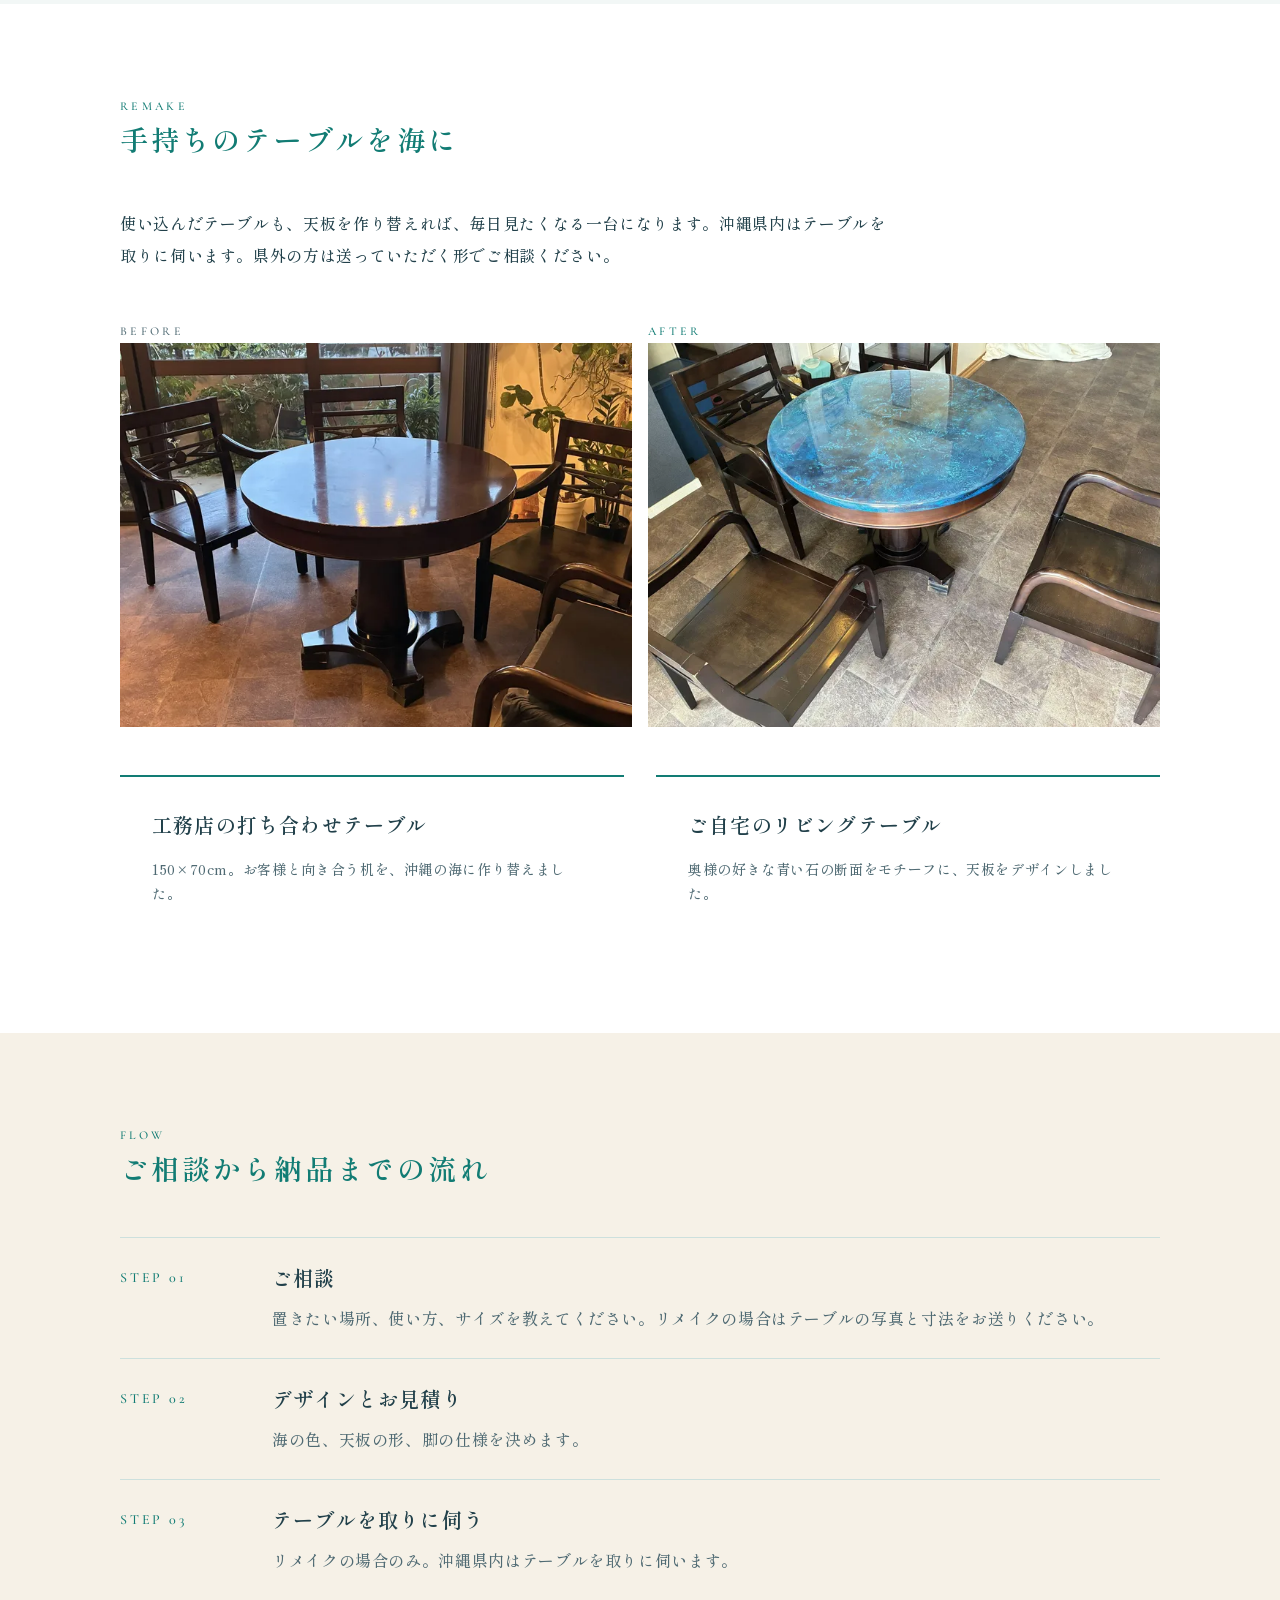
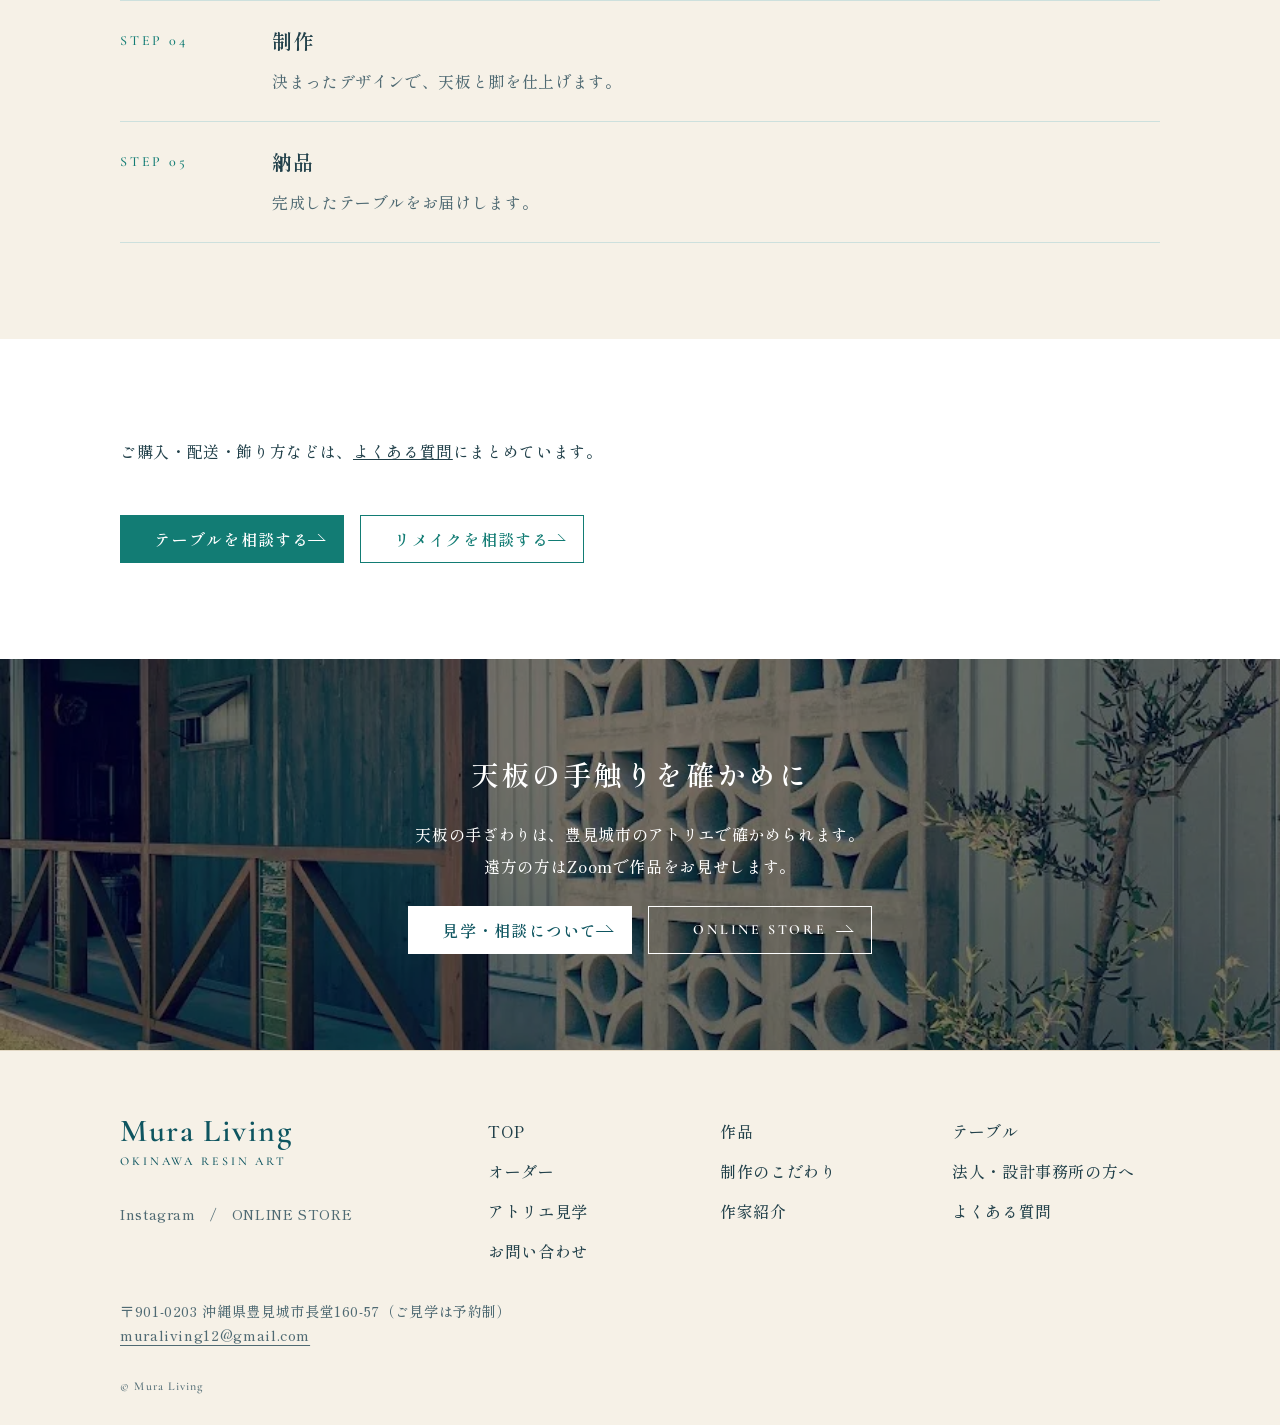
<file: rules/table/index.html>
<!doctype html>
<html lang="ja" class="no-js">
<head>
<meta charset="utf-8">
<meta name="viewport" content="width=device-width, initial-scale=1">
<script>document.documentElement.className="js"</script>
<meta name="robots" content="noindex, nofollow">
<title>海のレジンテーブル｜天板リメイクも｜沖縄のアトリエ Mura Living</title>
<meta name="description" content="家具職人歴17年以上の作り手が、海のレジンテーブルを天板から脚まで仕上げます。丸テーブルの価格の目安、オーダー、手持ちのテーブルの天板リメイクもご案内します。">
<link rel="preconnect" href="https://fonts.googleapis.com">
<link rel="preconnect" href="https://fonts.gstatic.com" crossorigin>
<link rel="stylesheet" href="https://fonts.googleapis.com/css2?family=Shippori+Mincho:wght@500;600&family=Cormorant+Garamond:wght@500;600&display=swap">
<link rel="stylesheet" href="../../assets/css/rules.css?v=19">
<link rel="stylesheet" href="../../assets/css/sub.css?v=9">
</head>
<body class="sub">
<header class="hd" id="top">
  <a class="logo" href="../"><b>Mura Living</b><small>OKINAWA RESIN ART</small></a>
  <button class="burger" aria-label="メニューを開く" aria-expanded="false" aria-controls="nav"><span></span><span></span></button>
  <nav id="nav" class="nav">
    <a href="../">TOP</a>
    <div class="nav__dd"><a href="../works/" aria-current="page">作品</a><div class="nav__sub"><a href="../works/">販売中の作品</a><a href="../order/">オーダーメイド</a></div></div>
    <a href="../business/">法人・設計事務所の方へ</a>
    <a href="../visit/">アトリエ見学</a>
    <a href="../guide/">よくある質問</a>
    <a class="btn btn--en" href="https://mura-living.stores.jp/" target="_blank" rel="noopener">ONLINE STORE</a>
  </nav>
</header>

<main>
<section class="phero">
  <img src="../../assets/img/image18.webp" alt="" width="1600" height="900">
  <div class="phero__in">
    <p class="phero__en">TABLE</p>
    <h1>海のレジンテーブル</h1>
    <p class="phero__lead">毎日さわるテーブルに、海を作ります。<br>天板から脚まで、家具職人の手で仕上げます。</p>
  </div>
</section>
<nav class="crumbs" aria-label="ページの位置"><ol><li><a href="../">ホーム</a></li><li aria-current="page">テーブル</li></ol></nav>
<section class="ps">
  <div class="ps__in">
    <div class="split">
      <img src="../../assets/img/image12.webp" alt="海のレジンアートを天板にした丸テーブル" loading="lazy">
      <div class="split__body">
        <div class="ttl"><span>CRAFT</span><h2>家具として使えるアート</h2></div>
        <p>オーダー家具の職人として17年以上、木の家具を作ってきました。テーブルは、物を置いたり手をついたりして毎日使うものです。</p>
        <p>天板（テーブルの表面）の海は壁掛けと同じ作り方で立体にし、脚まで自分で仕上げます。丸テーブルの脚は、つや消しの黒い鉄です。</p>
      </div>
    </div>
  </div>
</section>
<section class="ps ps--pale" id="price">
  <div class="ps__in">
    <div class="ttl"><span>PRICE</span><h2>製作できる種類と値段の目安</h2></div>
    <div class="pgrid">
<div><dl class="plist"><h3>丸テーブル</h3>
  <div><dt>直径45cm×高さ58cm</dt><dd>¥198,000</dd></div><div><dt>直径60cm×高さ72cm</dt><dd>¥253,000</dd></div></dl></div>
<div><dl class="plist"><h3>天板リメイク</h3>
  <div><dt>事例：直径90cm</dt><dd>¥330,000</dd></div></dl>
  <p class="small" style="margin-top:var(--s-2)">デザイン設計、制作、設置を含みます。</p></div>

    </div>
    <p class="small">税込の目安です。四角いテーブルやローテーブル、表にないサイズはご相談ください。</p>
  </div>
</section>
<section class="ps" id="remake">
  <div class="ps__in">
    <div class="ttl"><span>REMAKE</span><h2>手持ちのテーブルを海に</h2></div>
    <p class="txt">使い込んだテーブルも、天板を作り替えれば、毎日見たくなる一台になります。沖縄県内はテーブルを取りに伺います。県外の方は送っていただく形でご相談ください。</p>
    <div class="duo">
      <figure><figcaption>BEFORE</figcaption><img src="../../assets/img/image29.webp" alt="リメイク前の木の丸テーブル" loading="lazy"></figure>
      <figure><figcaption class="on">AFTER</figcaption><img src="../../assets/img/image30.webp" alt="天板を青いレジンアートにしたテーブル" loading="lazy"></figure>
    </div>
    <div class="cards cards--2">
      <div class="card card--box"><h3>工務店の打ち合わせテーブル</h3><p>150×70cm。お客様と向き合う机を、沖縄の海に作り替えました。</p></div>
      <div class="card card--box"><h3>ご自宅のリビングテーブル</h3><p>奥様の好きな青い石の断面をモチーフに、天板をデザインしました。</p></div>
    </div>
  </div>
</section>
<section class="ps ps--sand">
  <div class="ps__in">
    <div class="ttl"><span>FLOW</span><h2>ご相談から納品までの流れ</h2></div>
    <ol class="steps">
      <li><span class="st">STEP 01</span><h3>ご相談</h3><p>置きたい場所、使い方、サイズを教えてください。リメイクの場合はテーブルの写真と寸法をお送りください。</p></li>
      <li><span class="st">STEP 02</span><h3>デザインとお見積り</h3><p>海の色、天板の形、脚の仕様を決めます。</p></li>
      <li><span class="st">STEP 03</span><h3>テーブルを取りに伺う</h3><p>リメイクの場合のみ。沖縄県内はテーブルを取りに伺います。</p></li>
      <li><span class="st">STEP 04</span><h3>制作</h3><p>決まったデザインで、天板と脚を仕上げます。</p></li>
      <li><span class="st">STEP 05</span><h3>納品</h3><p>完成したテーブルをお届けします。</p></li>
    </ol>
  </div>
</section>
<section class="ps">
  <div class="ps__in">
    <p>ご購入・配送・飾り方などは、<a href="../guide/#faq" style="text-decoration:underline">よくある質問</a>にまとめています。</p>
    <div class="btns"><a class="btn btn--fill" href="mailto:muraliving12@gmail.com?subject=テーブルの相談">テーブルを相談する</a><a class="btn" href="mailto:muraliving12@gmail.com?subject=天板リメイクの相談">リメイクを相談する</a></div>
  </div>
</section>
<section class="cta">
  <img src="../../assets/img/image10.webp" alt="" loading="lazy">
  <div class="cta__in">
    <h2>天板の手触りを確かめに</h2>
    <p>天板の手ざわりは、豊見城市のアトリエで確かめられます。<br>遠方の方はZoomで作品をお見せします。</p>
    <div class="btns"><a class="btn btn--fill" href="../visit/">見学・相談について</a><a class="btn btn--en" href="https://mura-living.stores.jp/" target="_blank" rel="noopener">ONLINE STORE</a></div>
  </div>
</section>


</main>
<footer class="ft">
  <div>
    <a class="logo" href="../"><b>Mura Living</b><small>OKINAWA RESIN ART</small></a>
    <p class="ft__sns"><a href="https://www.instagram.com/mura_living.okinawa/" target="_blank" rel="noopener">Instagram</a>　/　<a href="https://mura-living.stores.jp/" target="_blank" rel="noopener">ONLINE STORE</a></p>
  </div>
  <nav aria-label="フッター">
    <a href="../">TOP</a><a href="../works/">作品</a><a href="../table/">テーブル</a><a href="../order/">オーダー</a>
    <a href="../technique/">制作のこだわり</a><a href="../business/">法人・設計事務所の方へ</a><a href="../visit/">アトリエ見学</a>
    <a href="../about/">作家紹介</a><a href="../guide/">よくある質問</a><a href="../contact/">お問い合わせ</a>
  </nav>
  <p class="ft__info">〒901-0203 沖縄県豊見城市長堂160-57（ご見学は予約制）<br><a href="mailto:muraliving12@gmail.com">muraliving12@gmail.com</a></p>
  <small class="ft__c">© Mura Living</small>
</footer>

<script src="../../assets/js/main.js?v=3"></script>
</body>
</html>
</file>
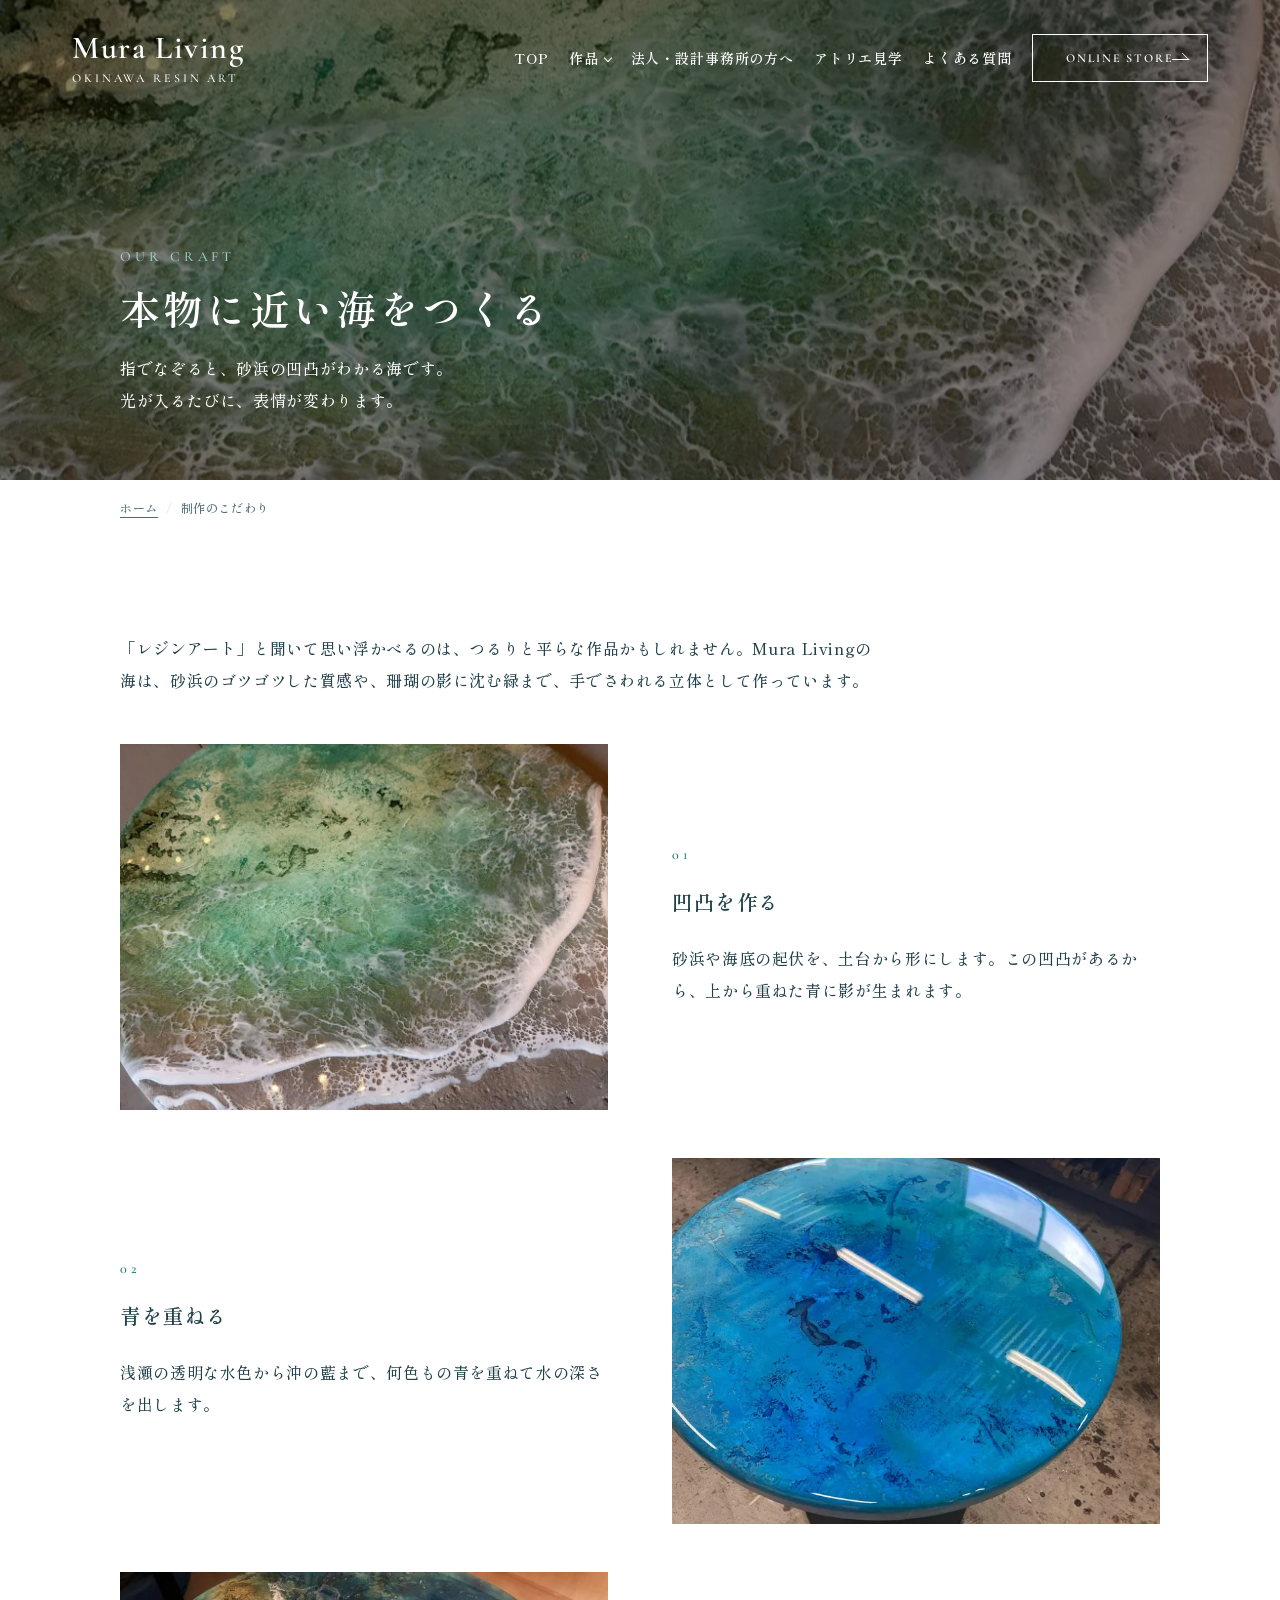
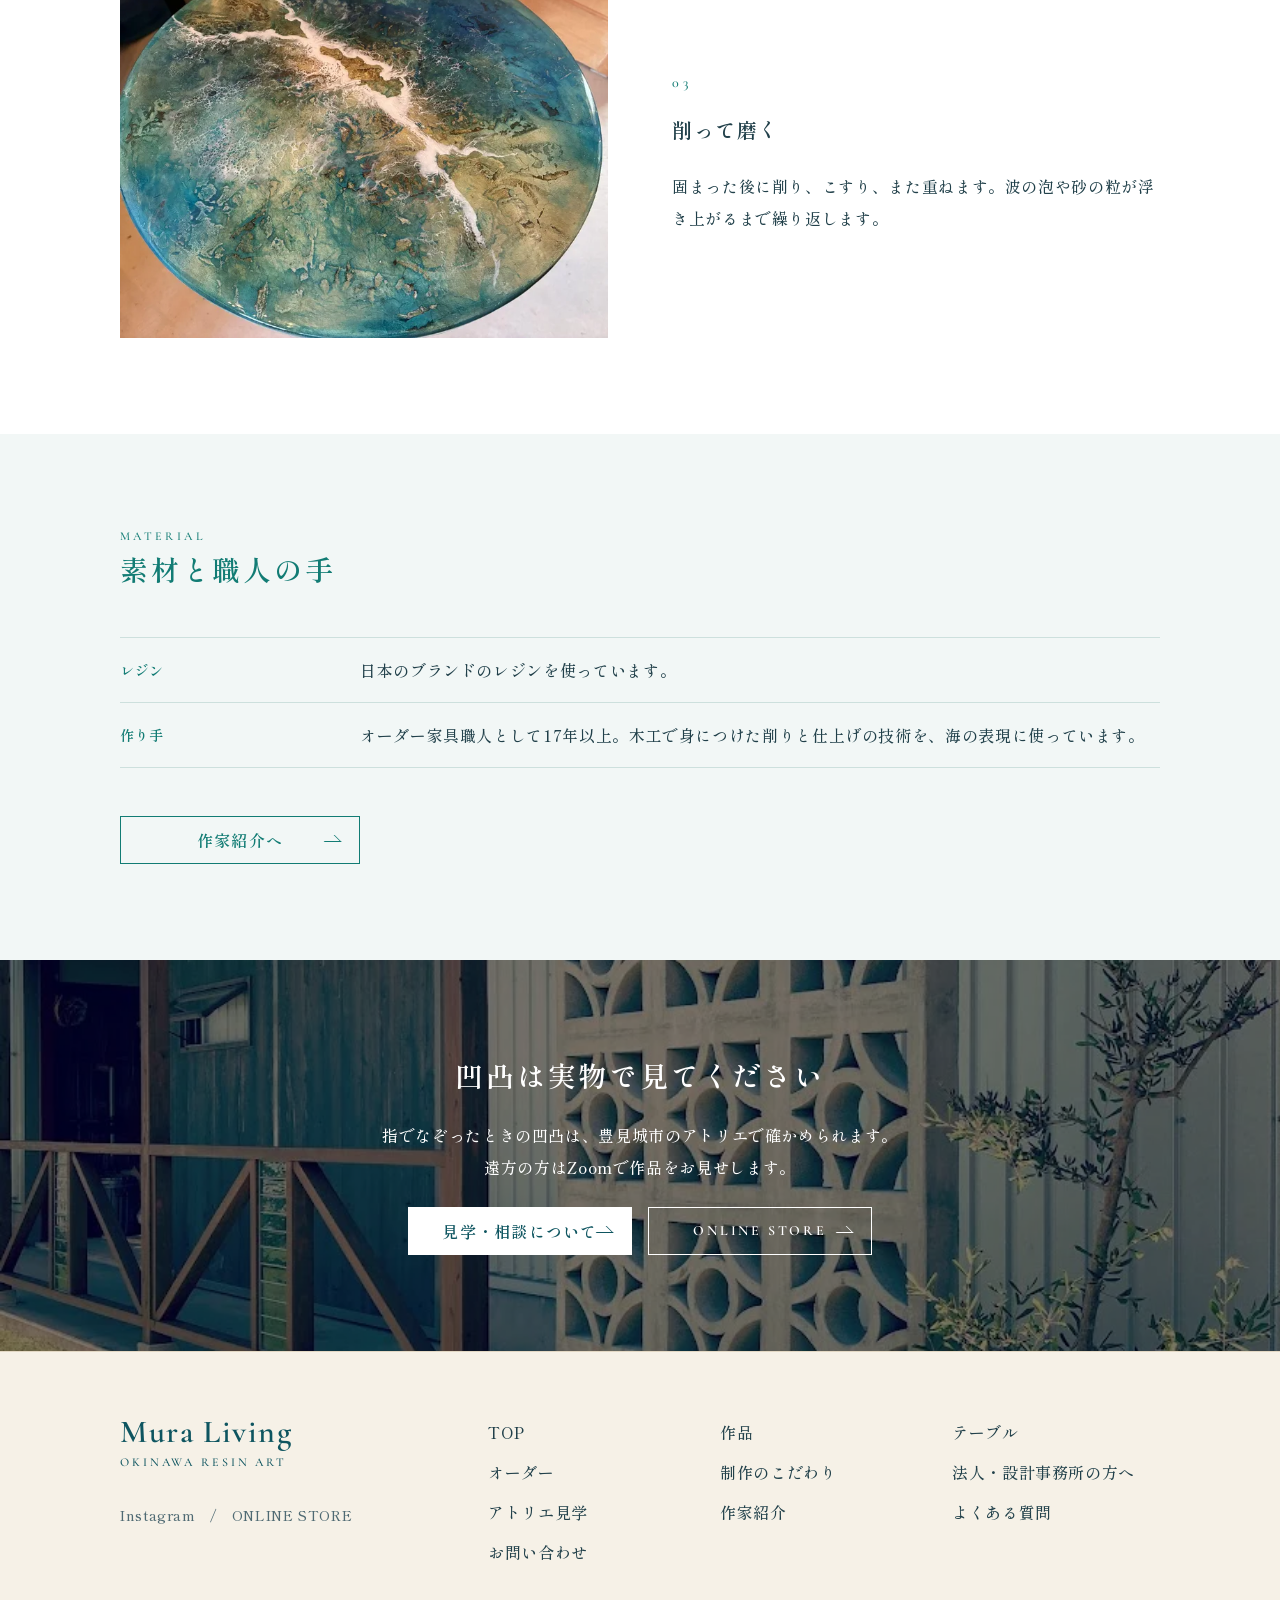
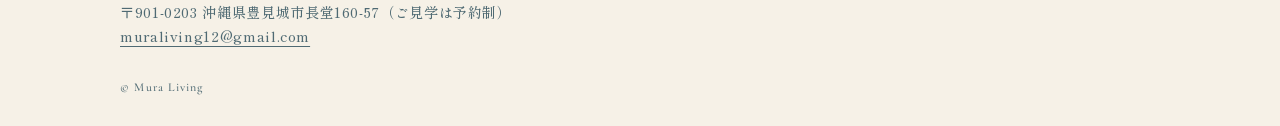
<file: rules/technique/index.html>
<!doctype html>
<html lang="ja" class="no-js">
<head>
<meta charset="utf-8">
<meta name="viewport" content="width=device-width, initial-scale=1">
<script>document.documentElement.className="js"</script>
<meta name="robots" content="noindex, nofollow">
<title>本物に近い海をつくる｜制作のこだわり｜Mura Living</title>
<meta name="description" content="Mura Livingのレジンアートは、砂浜の凹凸を土台から作り、何色もの青を重ねて削ることで立体に見せています。制作の工程をご紹介します。">
<link rel="preconnect" href="https://fonts.googleapis.com">
<link rel="preconnect" href="https://fonts.gstatic.com" crossorigin>
<link rel="stylesheet" href="https://fonts.googleapis.com/css2?family=Shippori+Mincho:wght@500;600&family=Cormorant+Garamond:wght@500;600&display=swap">
<link rel="stylesheet" href="../../assets/css/rules.css?v=19">
<link rel="stylesheet" href="../../assets/css/sub.css?v=9">
</head>
<body class="sub">
<header class="hd" id="top">
  <a class="logo" href="../"><b>Mura Living</b><small>OKINAWA RESIN ART</small></a>
  <button class="burger" aria-label="メニューを開く" aria-expanded="false" aria-controls="nav"><span></span><span></span></button>
  <nav id="nav" class="nav">
    <a href="../">TOP</a>
    <div class="nav__dd"><a href="../works/">作品</a><div class="nav__sub"><a href="../works/">販売中の作品</a><a href="../order/">オーダーメイド</a></div></div>
    <a href="../business/">法人・設計事務所の方へ</a>
    <a href="../visit/">アトリエ見学</a>
    <a href="../guide/">よくある質問</a>
    <a class="btn btn--en" href="https://mura-living.stores.jp/" target="_blank" rel="noopener">ONLINE STORE</a>
  </nav>
</header>

<main>
<section class="phero">
  <img src="../../assets/img/image20.webp" alt="" width="1600" height="900">
  <div class="phero__in">
    <p class="phero__en">OUR CRAFT</p>
    <h1>本物に近い海をつくる</h1>
    <p class="phero__lead">指でなぞると、砂浜の凹凸がわかる海です。<br>光が入るたびに、表情が変わります。</p>
  </div>
</section>
<nav class="crumbs" aria-label="ページの位置"><ol><li><a href="../">ホーム</a></li><li aria-current="page">制作のこだわり</li></ol></nav>
<section class="ps">
  <div class="ps__in">
    <p class="txt">「レジンアート」と聞いて思い浮かべるのは、つるりと平らな作品かもしれません。Mura Livingの海は、砂浜のゴツゴツした質感や、珊瑚の影に沈む緑まで、手でさわれる立体として作っています。</p>
    <div class="split">
      <img src="../../assets/img/image20.webp" alt="砂浜の凹凸を表した接写" loading="lazy">
      <div class="split__body"><p class="phero__en" style="color:var(--teal)">01</p><h3>凹凸を作る</h3><p>砂浜や海底の起伏を、土台から形にします。この凹凸があるから、上から重ねた青に影が生まれます。</p></div>
    </div>
    <div class="split split--r">
      <img src="../../assets/img/image18.webp" alt="青を重ねたレジンの天板" loading="lazy">
      <div class="split__body"><p class="phero__en" style="color:var(--teal)">02</p><h3>青を重ねる</h3><p>浅瀬の透明な水色から沖の藍まで、何色もの青を重ねて水の深さを出します。</p></div>
    </div>
    <div class="split">
      <img src="../../assets/img/image19.webp" alt="削って表情を出したレジンの天板" loading="lazy">
      <div class="split__body"><p class="phero__en" style="color:var(--teal)">03</p><h3>削って磨く</h3><p>固まった後に削り、こすり、また重ねます。波の泡や砂の粒が浮き上がるまで繰り返します。</p></div>
    </div>
  </div>
</section>
<section class="ps ps--pale">
  <div class="ps__in">
    <div class="ttl"><span>MATERIAL</span><h2>素材と職人の手</h2></div>
    <dl class="spec"><div><dt>レジン</dt><dd>日本のブランドのレジンを使っています。</dd></div><div><dt>作り手</dt><dd>オーダー家具職人として17年以上。木工で身につけた削りと仕上げの技術を、海の表現に使っています。</dd></div></dl>
    <a class="btn" href="../about/">作家紹介へ</a>
  </div>
</section>
<section class="cta">
  <img src="../../assets/img/image10.webp" alt="" loading="lazy">
  <div class="cta__in">
    <h2>凹凸は実物で見てください</h2>
    <p>指でなぞったときの凹凸は、豊見城市のアトリエで確かめられます。<br>遠方の方はZoomで作品をお見せします。</p>
    <div class="btns"><a class="btn btn--fill" href="../visit/">見学・相談について</a><a class="btn btn--en" href="https://mura-living.stores.jp/" target="_blank" rel="noopener">ONLINE STORE</a></div>
  </div>
</section>


</main>
<footer class="ft">
  <div>
    <a class="logo" href="../"><b>Mura Living</b><small>OKINAWA RESIN ART</small></a>
    <p class="ft__sns"><a href="https://www.instagram.com/mura_living.okinawa/" target="_blank" rel="noopener">Instagram</a>　/　<a href="https://mura-living.stores.jp/" target="_blank" rel="noopener">ONLINE STORE</a></p>
  </div>
  <nav aria-label="フッター">
    <a href="../">TOP</a><a href="../works/">作品</a><a href="../table/">テーブル</a><a href="../order/">オーダー</a>
    <a href="../technique/">制作のこだわり</a><a href="../business/">法人・設計事務所の方へ</a><a href="../visit/">アトリエ見学</a>
    <a href="../about/">作家紹介</a><a href="../guide/">よくある質問</a><a href="../contact/">お問い合わせ</a>
  </nav>
  <p class="ft__info">〒901-0203 沖縄県豊見城市長堂160-57（ご見学は予約制）<br><a href="mailto:muraliving12@gmail.com">muraliving12@gmail.com</a></p>
  <small class="ft__c">© Mura Living</small>
</footer>

<script src="../../assets/js/main.js?v=3"></script>
</body>
</html>
</file>
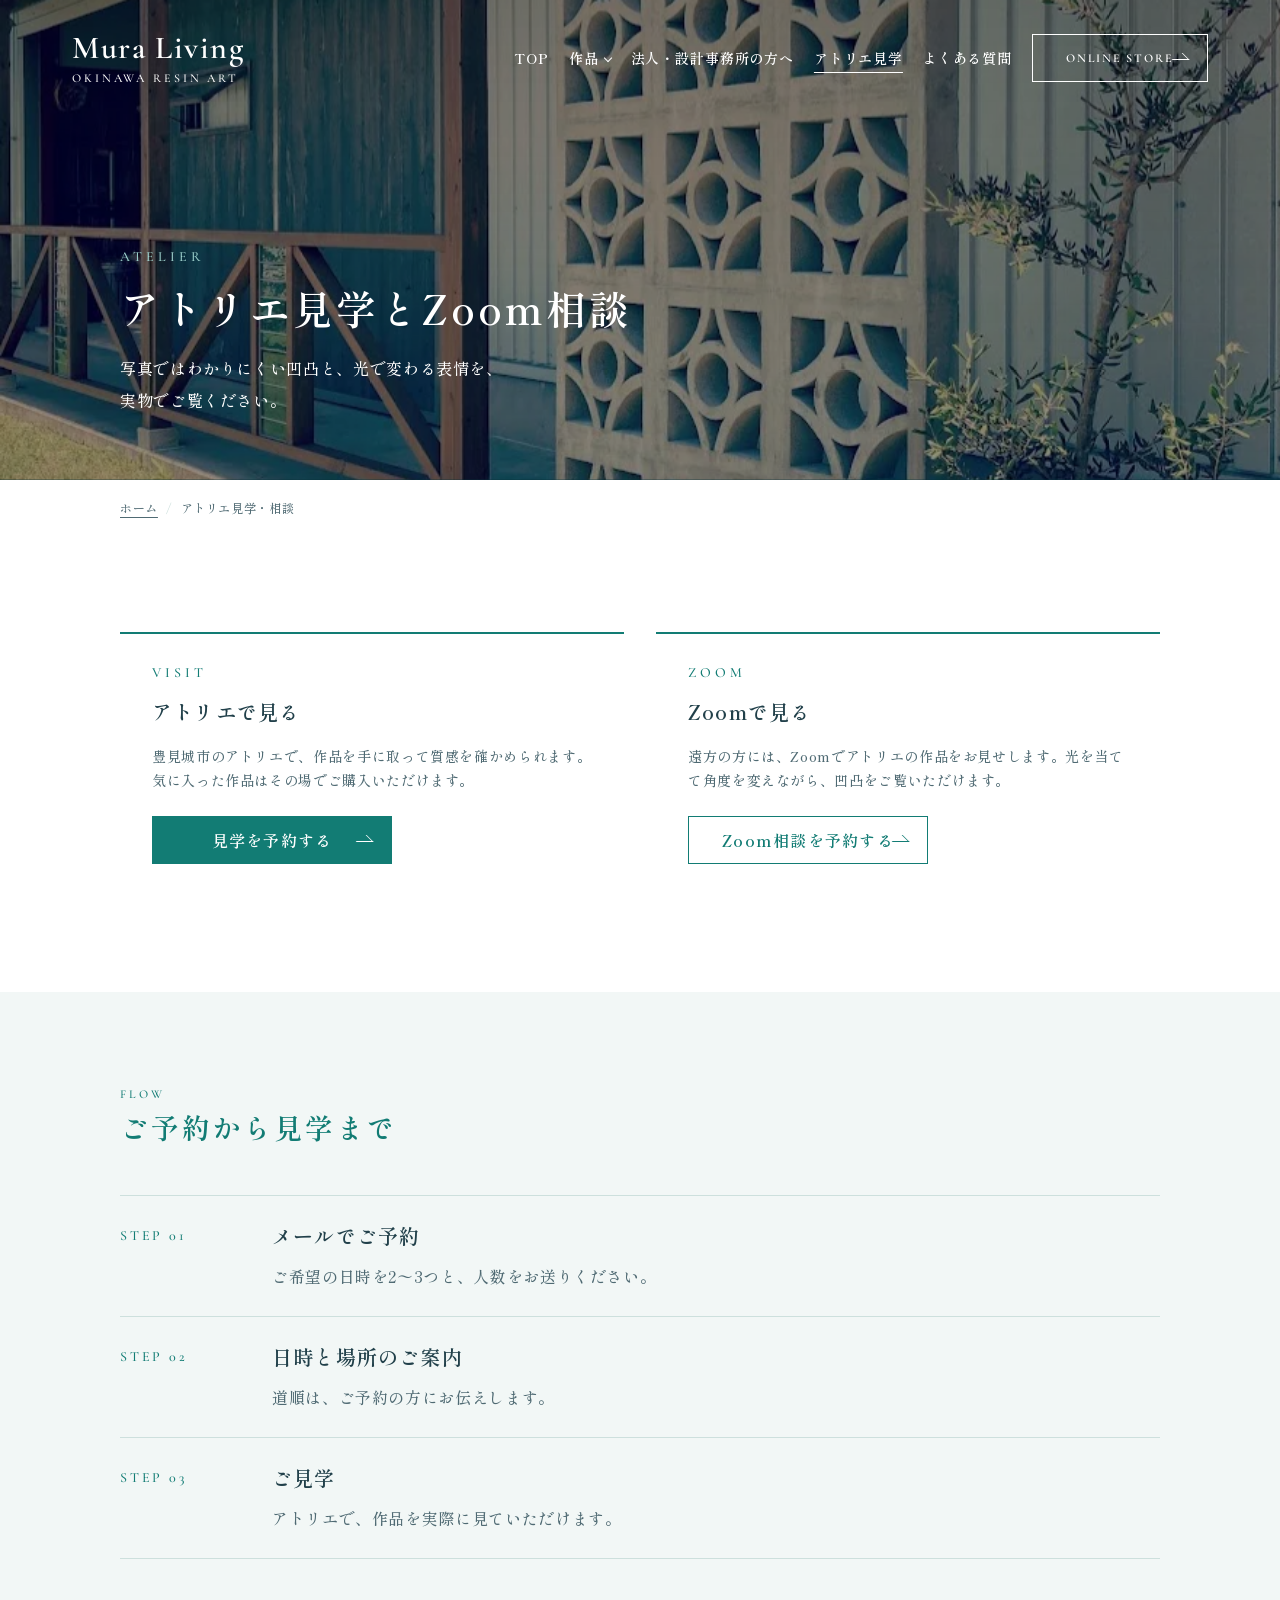
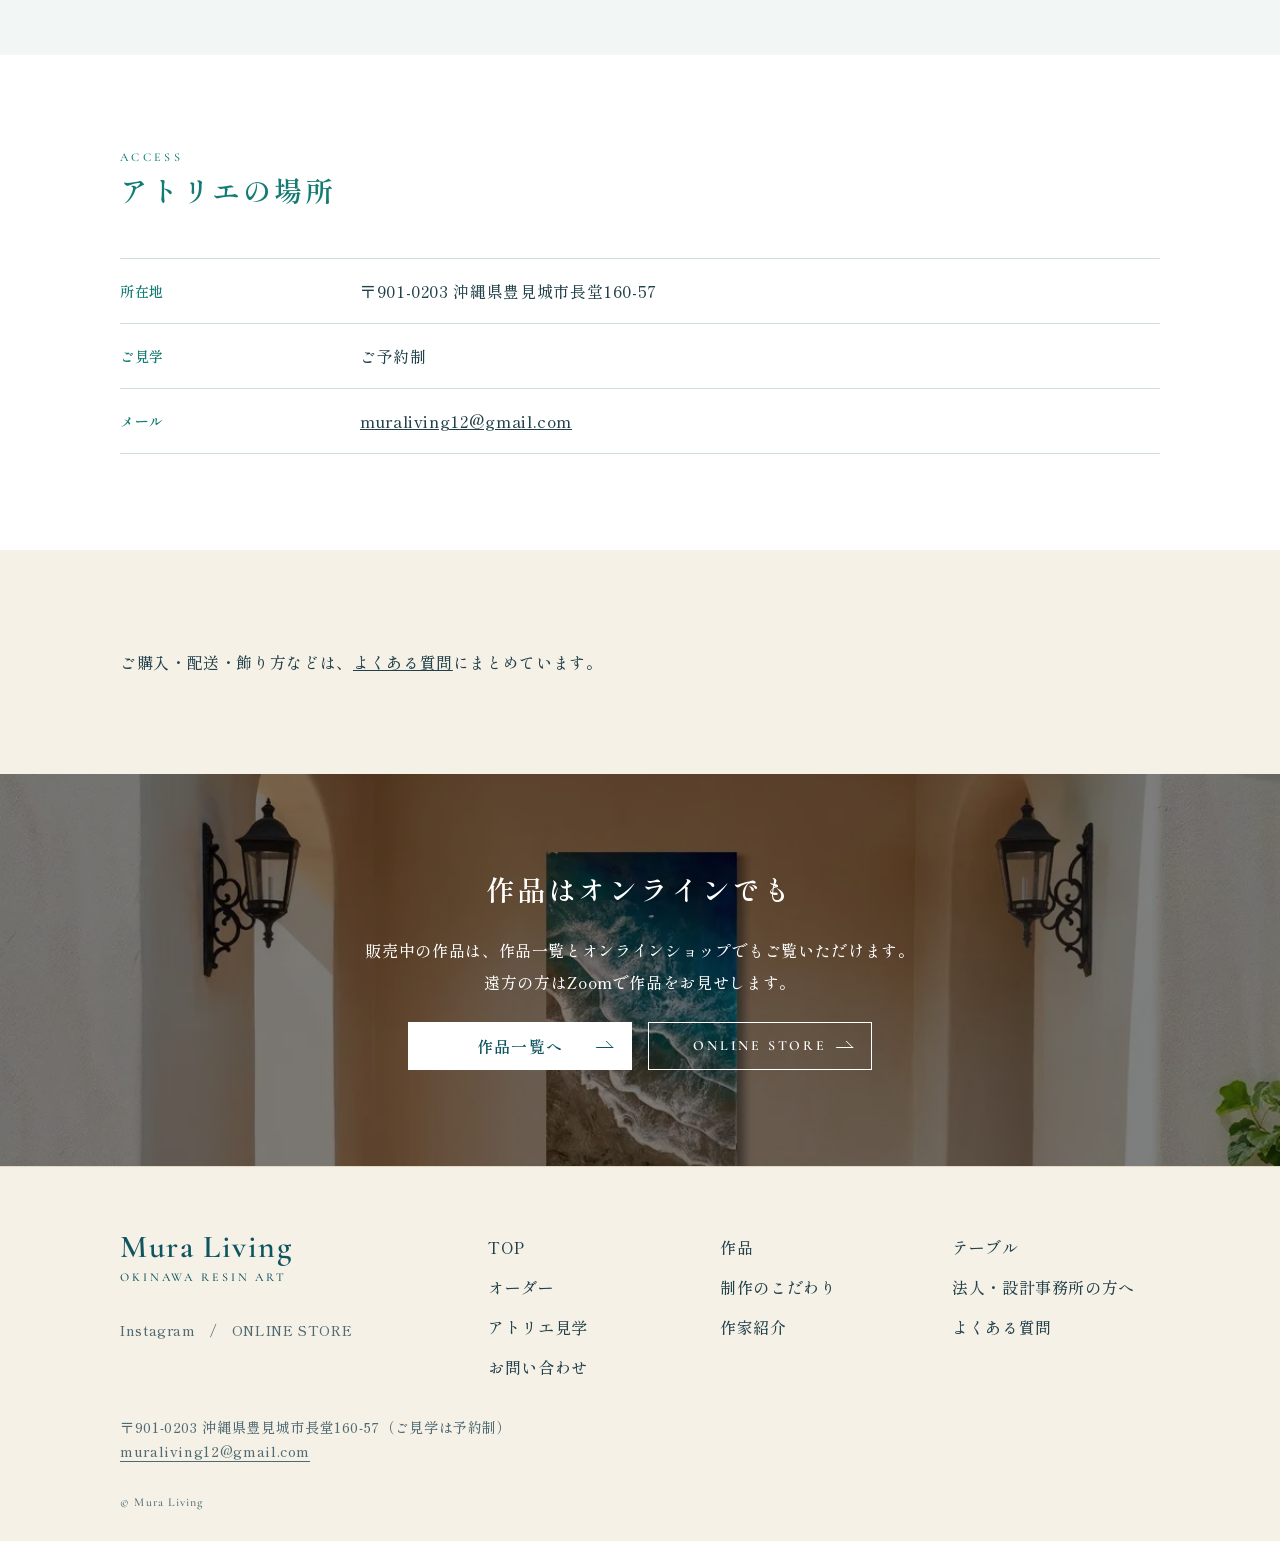
<file: rules/visit/index.html>
<!doctype html>
<html lang="ja" class="no-js">
<head>
<meta charset="utf-8">
<meta name="viewport" content="width=device-width, initial-scale=1">
<script>document.documentElement.className="js"</script>
<meta name="robots" content="noindex, nofollow">
<title>アトリエ見学・Zoom相談｜沖縄県豊見城市 Mura Living</title>
<meta name="description" content="沖縄県豊見城市のアトリエで、海のレジンアートの実物をご覧いただけます。ご見学はご予約制です。遠方の方はZoomで作品をお見せします。">
<link rel="preconnect" href="https://fonts.googleapis.com">
<link rel="preconnect" href="https://fonts.gstatic.com" crossorigin>
<link rel="stylesheet" href="https://fonts.googleapis.com/css2?family=Shippori+Mincho:wght@500;600&family=Cormorant+Garamond:wght@500;600&display=swap">
<link rel="stylesheet" href="../../assets/css/rules.css?v=19">
<link rel="stylesheet" href="../../assets/css/sub.css?v=9">
</head>
<body class="sub">
<header class="hd" id="top">
  <a class="logo" href="../"><b>Mura Living</b><small>OKINAWA RESIN ART</small></a>
  <button class="burger" aria-label="メニューを開く" aria-expanded="false" aria-controls="nav"><span></span><span></span></button>
  <nav id="nav" class="nav">
    <a href="../">TOP</a>
    <div class="nav__dd"><a href="../works/">作品</a><div class="nav__sub"><a href="../works/">販売中の作品</a><a href="../order/">オーダーメイド</a></div></div>
    <a href="../business/">法人・設計事務所の方へ</a>
    <a href="../visit/" aria-current="page">アトリエ見学</a>
    <a href="../guide/">よくある質問</a>
    <a class="btn btn--en" href="https://mura-living.stores.jp/" target="_blank" rel="noopener">ONLINE STORE</a>
  </nav>
</header>

<main>
<section class="phero">
  <img src="../../assets/img/image10.webp" alt="" width="1600" height="900">
  <div class="phero__in">
    <p class="phero__en">ATELIER</p>
    <h1>アトリエ見学とZoom相談</h1>
    <p class="phero__lead">写真ではわかりにくい凹凸と、光で変わる表情を、<br>実物でご覧ください。</p>
  </div>
</section>
<nav class="crumbs" aria-label="ページの位置"><ol><li><a href="../">ホーム</a></li><li aria-current="page">アトリエ見学・相談</li></ol></nav>
<section class="ps">
  <div class="ps__in">
    <div class="cards cards--2">
      <div class="card card--box"><span class="phero__en" style="color:var(--teal)">VISIT</span><h3>アトリエで見る</h3><p>豊見城市のアトリエで、作品を手に取って質感を確かめられます。気に入った作品はその場でご購入いただけます。</p><a class="btn btn--fill" href="mailto:muraliving12@gmail.com?subject=アトリエ見学の予約">見学を予約する</a></div>
      <div class="card card--box"><span class="phero__en" style="color:var(--teal)">ZOOM</span><h3>Zoomで見る</h3><p>遠方の方には、Zoomでアトリエの作品をお見せします。光を当てて角度を変えながら、凹凸をご覧いただけます。</p><a class="btn" href="mailto:muraliving12@gmail.com?subject=Zoom相談の予約">Zoom相談を予約する</a></div>
    </div>
  </div>
</section>
<section class="ps ps--pale">
  <div class="ps__in">
    <div class="ttl"><span>FLOW</span><h2>ご予約から見学まで</h2></div>
    <ol class="steps">
      <li><span class="st">STEP 01</span><h3>メールでご予約</h3><p>ご希望の日時を2〜3つと、人数をお送りください。</p></li>
      <li><span class="st">STEP 02</span><h3>日時と場所のご案内</h3><p>道順は、ご予約の方にお伝えします。</p></li>
      <li><span class="st">STEP 03</span><h3>ご見学</h3><p>アトリエで、作品を実際に見ていただけます。</p></li>
    </ol>
  </div>
</section>
<section class="ps" id="access">
  <div class="ps__in">
    <div class="ttl"><span>ACCESS</span><h2>アトリエの場所</h2></div>
    <dl class="spec"><div><dt>所在地</dt><dd>〒901-0203 沖縄県豊見城市長堂160-57</dd></div><div><dt>ご見学</dt><dd>ご予約制</dd></div><div><dt>メール</dt><dd><a href="mailto:muraliving12@gmail.com" style="text-decoration:underline">muraliving12@gmail.com</a></dd></div></dl>
  </div>
</section>
<section class="ps ps--sand">
  <div class="ps__in">
    <p>ご購入・配送・飾り方などは、<a href="../guide/#faq" style="text-decoration:underline">よくある質問</a>にまとめています。</p>
  </div>
</section>
<section class="cta">
  <img src="../../assets/img/image33.webp" alt="" loading="lazy">
  <div class="cta__in">
    <h2>作品はオンラインでも</h2>
    <p>販売中の作品は、作品一覧とオンラインショップでもご覧いただけます。<br>遠方の方はZoomで作品をお見せします。</p>
    <div class="btns"><a class="btn btn--fill" href="../works/">作品一覧へ</a><a class="btn btn--en" href="https://mura-living.stores.jp/" target="_blank" rel="noopener">ONLINE STORE</a></div>
  </div>
</section>


</main>
<footer class="ft">
  <div>
    <a class="logo" href="../"><b>Mura Living</b><small>OKINAWA RESIN ART</small></a>
    <p class="ft__sns"><a href="https://www.instagram.com/mura_living.okinawa/" target="_blank" rel="noopener">Instagram</a>　/　<a href="https://mura-living.stores.jp/" target="_blank" rel="noopener">ONLINE STORE</a></p>
  </div>
  <nav aria-label="フッター">
    <a href="../">TOP</a><a href="../works/">作品</a><a href="../table/">テーブル</a><a href="../order/">オーダー</a>
    <a href="../technique/">制作のこだわり</a><a href="../business/">法人・設計事務所の方へ</a><a href="../visit/">アトリエ見学</a>
    <a href="../about/">作家紹介</a><a href="../guide/">よくある質問</a><a href="../contact/">お問い合わせ</a>
  </nav>
  <p class="ft__info">〒901-0203 沖縄県豊見城市長堂160-57（ご見学は予約制）<br><a href="mailto:muraliving12@gmail.com">muraliving12@gmail.com</a></p>
  <small class="ft__c">© Mura Living</small>
</footer>

<script src="../../assets/js/main.js?v=3"></script>
</body>
</html>
</file>
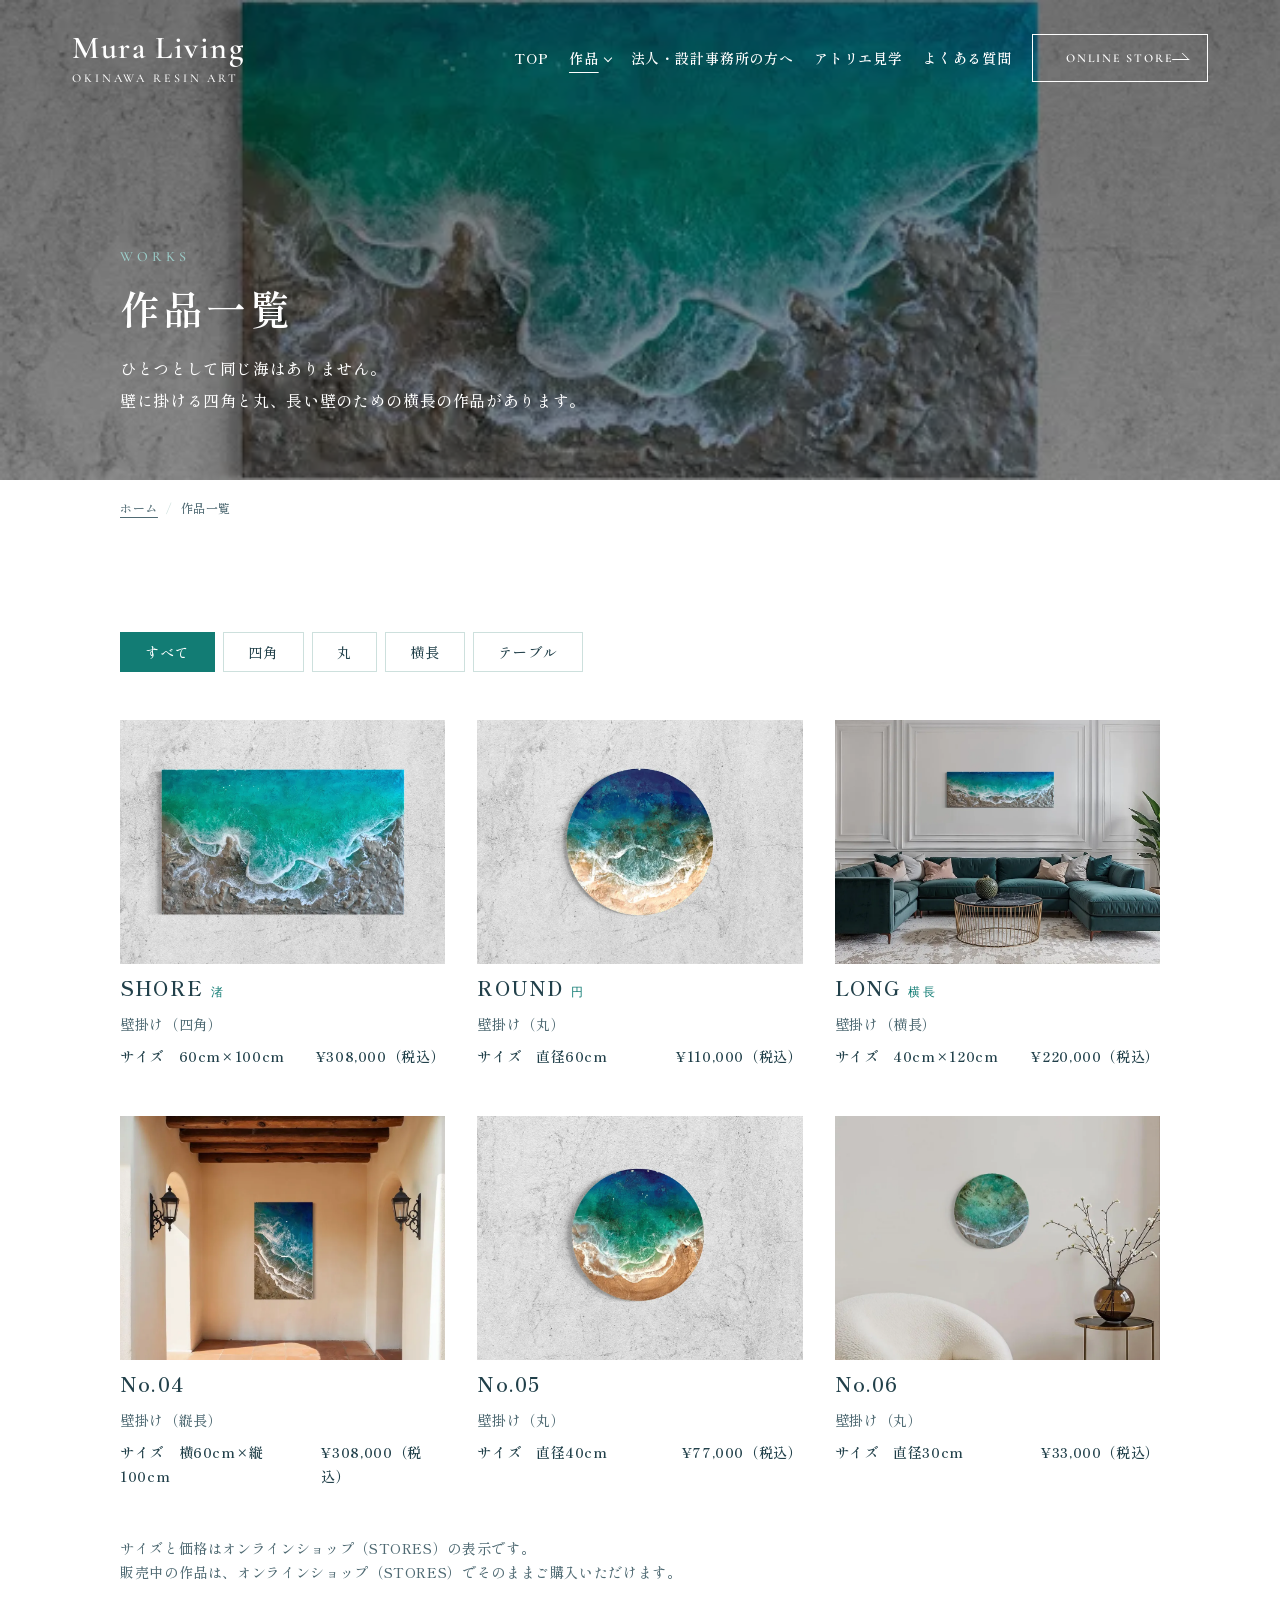
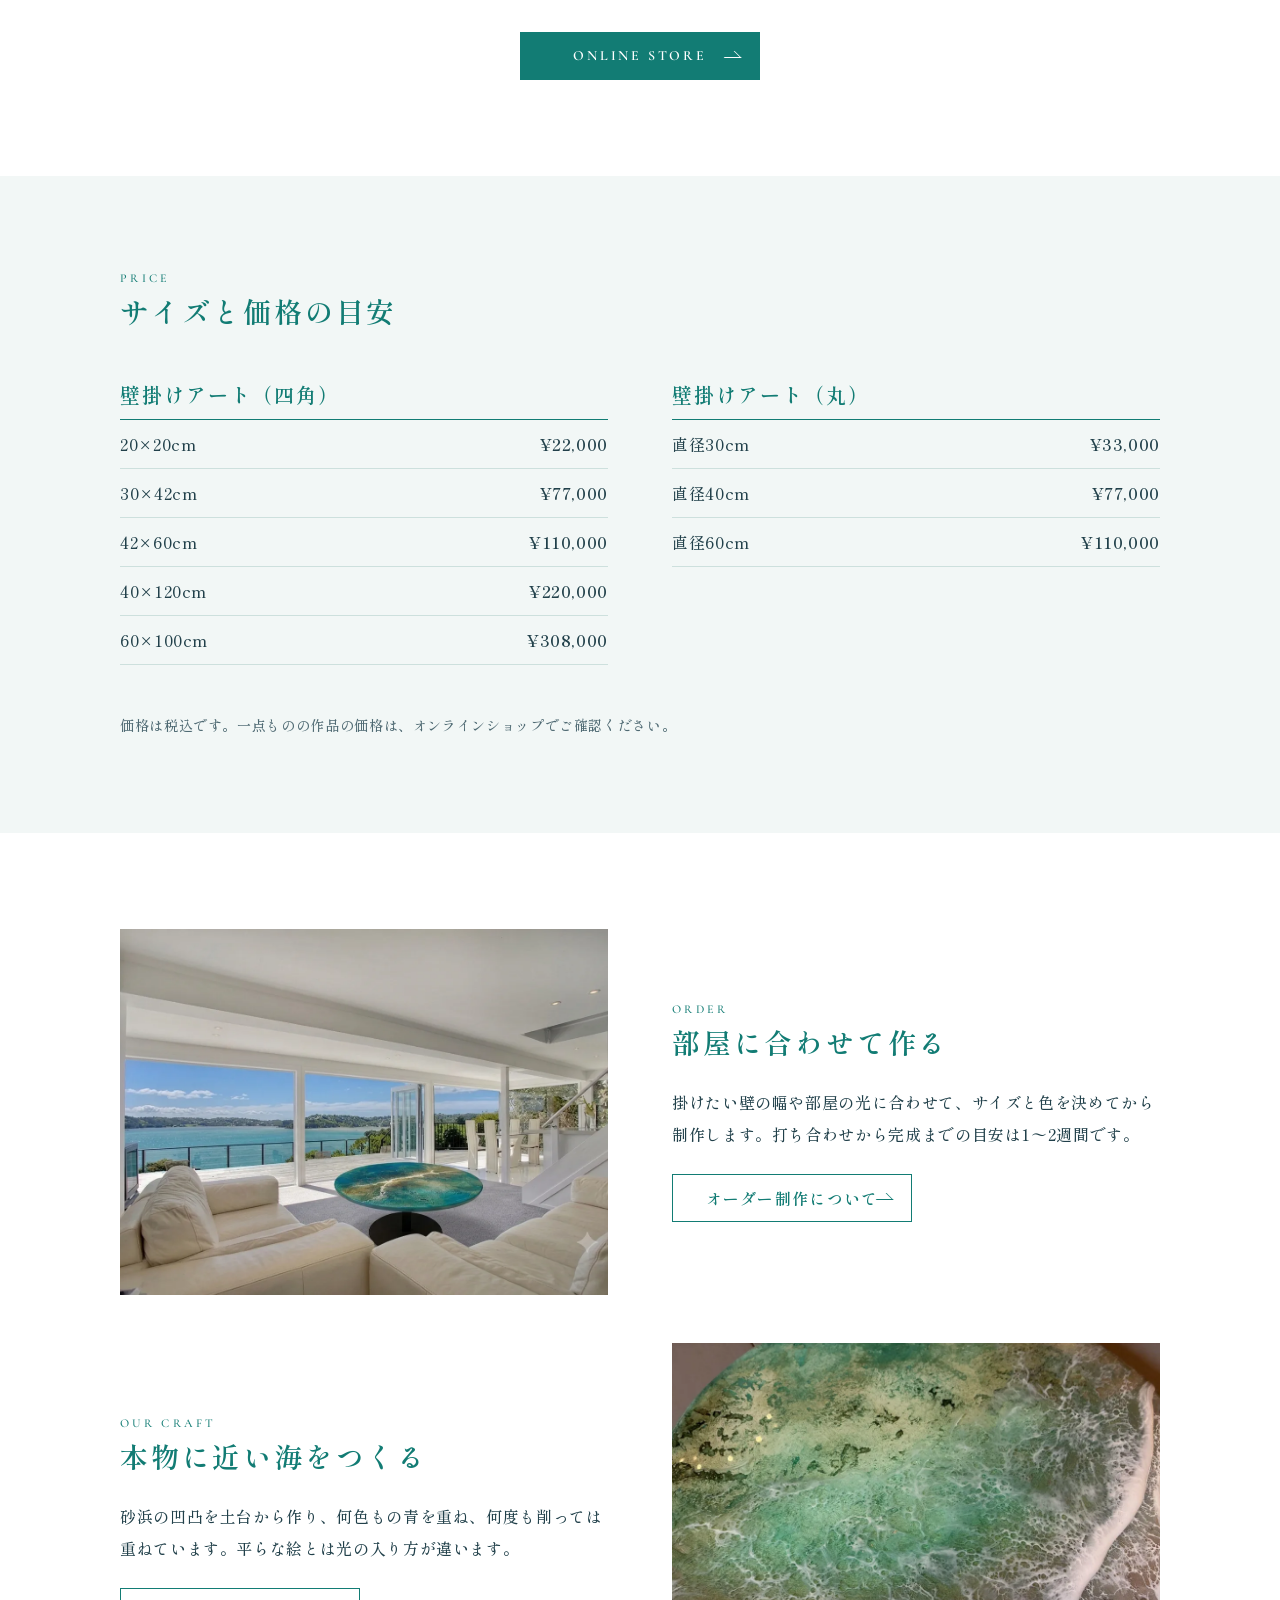
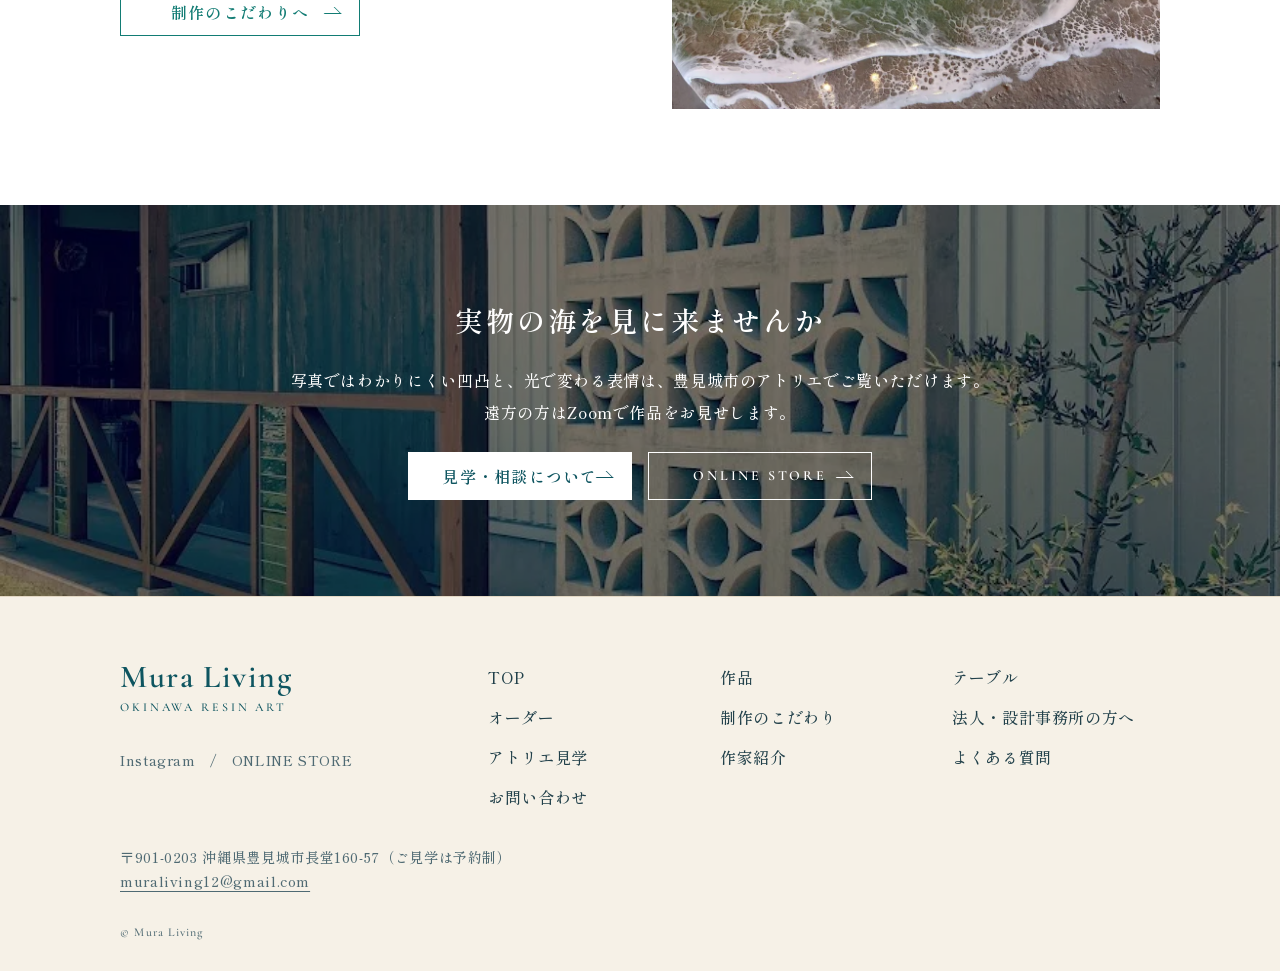
<file: rules/works/index.html>
<!doctype html>
<html lang="ja" class="no-js">
<head>
<meta charset="utf-8">
<meta name="viewport" content="width=device-width, initial-scale=1">
<script>document.documentElement.className="js"</script>
<meta name="robots" content="noindex, nofollow">
<title>海のレジンアート作品一覧｜沖縄のアトリエ Mura Living</title>
<meta name="description" content="沖縄県豊見城市のアトリエで手作りした、立体的な海のレジンアートの作品一覧です。壁掛けの四角・丸のサイズと価格の目安、オーダー制作もご案内します。">
<link rel="preconnect" href="https://fonts.googleapis.com">
<link rel="preconnect" href="https://fonts.gstatic.com" crossorigin>
<link rel="stylesheet" href="https://fonts.googleapis.com/css2?family=Shippori+Mincho:wght@500;600&family=Cormorant+Garamond:wght@500;600&display=swap">
<link rel="stylesheet" href="../../assets/css/rules.css?v=19">
<link rel="stylesheet" href="../../assets/css/sub.css?v=9">
</head>
<body class="sub">
<header class="hd" id="top">
  <a class="logo" href="../"><b>Mura Living</b><small>OKINAWA RESIN ART</small></a>
  <button class="burger" aria-label="メニューを開く" aria-expanded="false" aria-controls="nav"><span></span><span></span></button>
  <nav id="nav" class="nav">
    <a href="../">TOP</a>
    <div class="nav__dd"><a href="../works/" aria-current="page">作品</a><div class="nav__sub"><a href="../works/">販売中の作品</a><a href="../order/">オーダーメイド</a></div></div>
    <a href="../business/">法人・設計事務所の方へ</a>
    <a href="../visit/">アトリエ見学</a>
    <a href="../guide/">よくある質問</a>
    <a class="btn btn--en" href="https://mura-living.stores.jp/" target="_blank" rel="noopener">ONLINE STORE</a>
  </nav>
</header>

<main>
<section class="phero">
  <img src="../../assets/img/image8.webp" alt="" width="1600" height="900">
  <div class="phero__in">
    <p class="phero__en">WORKS</p>
    <h1>作品一覧</h1>
    <p class="phero__lead">ひとつとして同じ海はありません。<br>壁に掛ける四角と丸、長い壁のための横長の作品があります。</p>
  </div>
</section>
<nav class="crumbs" aria-label="ページの位置"><ol><li><a href="../">ホーム</a></li><li aria-current="page">作品一覧</li></ol></nav>
  <section class="ps">
    <div class="ps__in">
      <nav class="filters" aria-label="作品の種類"><a href="#all" aria-current="true">すべて</a><a href="#square">四角</a><a href="#round">丸</a><a href="#long">横長</a><a href="../table/">テーブル</a></nav>
      <div class="cards" id="list">
  <article class="card" data-type="square"><a href="../works/w01/"><img src="../../assets/img/image8-l.webp" alt="白い壁に掛けた四角い海のレジンアート" loading="lazy" width="800" height="600">
  <h3>SHORE<small>渚</small></h3></a>
  <p>壁掛け（四角）</p><p class="meta"><span>サイズ　60cm×100cm</span><span>¥308,000（税込）</span></p></article>
<article class="card" data-type="round"><a href="../works/w01/"><img src="../../assets/img/stores-round60.webp" alt="深い青から砂浜へ色が移る丸い海のレジンアート" loading="lazy" width="800" height="600">
  <h3>ROUND<small>円</small></h3></a>
  <p>壁掛け（丸）</p><p class="meta"><span>サイズ　直径60cm</span><span>¥110,000（税込）</span></p></article>
<article class="card" data-type="long"><a href="../works/w01/"><img src="../../assets/img/image5.webp" alt="ソファの上の壁に掛けた横長の海のレジンアート" loading="lazy" width="800" height="600">
  <h3>LONG<small>横長</small></h3></a>
  <p>壁掛け（横長）</p><p class="meta"><span>サイズ　40cm×120cm</span><span>¥220,000（税込）</span></p></article>
<article class="card" data-type="long"><a href="../works/w01/"><img src="../../assets/img/image33.webp" alt="玄関の壁に縦に掛けた海のレジンアート" loading="lazy" width="800" height="600">
  <h3>No.04</h3></a>
  <p>壁掛け（縦長）</p><p class="meta"><span>サイズ　横60cm×縦100cm</span><span>¥308,000（税込）</span></p></article>
<article class="card" data-type="round"><a href="../works/w01/"><img src="../../assets/img/stores-round40.webp" alt="波打ち際を表した丸い海のレジンアート" loading="lazy" width="800" height="600">
  <h3>No.05</h3></a>
  <p>壁掛け（丸）</p><p class="meta"><span>サイズ　直径40cm</span><span>¥77,000（税込）</span></p></article>
<article class="card" data-type="round"><a href="../works/w01/"><img src="../../assets/img/image21.webp" alt="緑の浅瀬を表した丸いレジンアート" loading="lazy" width="800" height="600">
  <h3>No.06</h3></a>
  <p>壁掛け（丸）</p><p class="meta"><span>サイズ　直径30cm</span><span>¥33,000（税込）</span></p></article>

      </div>
<script>
(function(){var nav=document.querySelector('.filters'),cards=document.querySelectorAll('#list .card');
  function show(first){var t=(location.hash||'#all').slice(1);if(!/^(all|square|round|long)$/.test(t))t='all';
    nav.querySelectorAll('a[href^="#"]').forEach(function(a){a.toggleAttribute('aria-current',a.getAttribute('href')==='#'+t)});
    cards.forEach(function(c){c.hidden=t!=='all'&&c.dataset.type!==t});
    if(first&&t!=='all')nav.scrollIntoView();}
  window.addEventListener('hashchange',function(){show(false)});show(true);})();
</script>
      <p class="small">サイズと価格はオンラインショップ（STORES）の表示です。<br>販売中の作品は、オンラインショップ（STORES）でそのままご購入いただけます。</p>
      <p class="center"><a class="btn btn--fill btn--en" href="https://mura-living.stores.jp/" target="_blank" rel="noopener">ONLINE STORE</a></p>
    </div>
  </section>
  <section class="ps ps--pale" id="price">
    <div class="ps__in">
      <div class="ttl"><span>PRICE</span><h2>サイズと価格の目安</h2></div>
      <div class="pgrid">
  <div><dl class="plist"><h3>壁掛けアート（四角）</h3>
  <div><dt>20×20cm</dt><dd>¥22,000</dd></div><div><dt>30×42cm</dt><dd>¥77,000</dd></div><div><dt>42×60cm</dt><dd>¥110,000</dd></div><div><dt>40×120cm</dt><dd>¥220,000</dd></div><div><dt>60×100cm</dt><dd>¥308,000</dd></div></dl></div>
<div><dl class="plist"><h3>壁掛けアート（丸）</h3>
  <div><dt>直径30cm</dt><dd>¥33,000</dd></div><div><dt>直径40cm</dt><dd>¥77,000</dd></div><div><dt>直径60cm</dt><dd>¥110,000</dd></div></dl></div>

      </div>
      <p class="small">価格は税込です。一点ものの作品の価格は、オンラインショップでご確認ください。</p>
    </div>
  </section>
  <section class="ps">
    <div class="ps__in">
      <div class="split">
        <img src="../../assets/img/image24.webp" alt="海の見えるリビングに置いた海のレジンアート" loading="lazy">
        <div class="split__body">
          <div class="ttl"><span>ORDER</span><h2>部屋に合わせて作る</h2></div>
          <p>掛けたい壁の幅や部屋の光に合わせて、サイズと色を決めてから制作します。打ち合わせから完成までの目安は1〜2週間です。</p>
          <a class="btn" href="../order/">オーダー制作について</a>
        </div>
      </div>
      <div class="split split--r">
        <img src="../../assets/img/image20.webp" alt="砂浜と波の泡を表した、レジンアートの接写" loading="lazy">
        <div class="split__body">
          <div class="ttl"><span>OUR CRAFT</span><h2>本物に近い海をつくる</h2></div>
          <p>砂浜の凹凸を土台から作り、何色もの青を重ね、何度も削っては重ねています。平らな絵とは光の入り方が違います。</p>
          <a class="btn" href="../technique/">制作のこだわりへ</a>
        </div>
      </div>
    </div>
  </section>
  <section class="cta">
  <img src="../../assets/img/image10.webp" alt="" loading="lazy">
  <div class="cta__in">
    <h2>実物の海を見に来ませんか</h2>
    <p>写真ではわかりにくい凹凸と、光で変わる表情は、豊見城市のアトリエでご覧いただけます。<br>遠方の方はZoomで作品をお見せします。</p>
    <div class="btns"><a class="btn btn--fill" href="../visit/">見学・相談について</a><a class="btn btn--en" href="https://mura-living.stores.jp/" target="_blank" rel="noopener">ONLINE STORE</a></div>
  </div>
</section>


</main>
<footer class="ft">
  <div>
    <a class="logo" href="../"><b>Mura Living</b><small>OKINAWA RESIN ART</small></a>
    <p class="ft__sns"><a href="https://www.instagram.com/mura_living.okinawa/" target="_blank" rel="noopener">Instagram</a>　/　<a href="https://mura-living.stores.jp/" target="_blank" rel="noopener">ONLINE STORE</a></p>
  </div>
  <nav aria-label="フッター">
    <a href="../">TOP</a><a href="../works/">作品</a><a href="../table/">テーブル</a><a href="../order/">オーダー</a>
    <a href="../technique/">制作のこだわり</a><a href="../business/">法人・設計事務所の方へ</a><a href="../visit/">アトリエ見学</a>
    <a href="../about/">作家紹介</a><a href="../guide/">よくある質問</a><a href="../contact/">お問い合わせ</a>
  </nav>
  <p class="ft__info">〒901-0203 沖縄県豊見城市長堂160-57（ご見学は予約制）<br><a href="mailto:muraliving12@gmail.com">muraliving12@gmail.com</a></p>
  <small class="ft__c">© Mura Living</small>
</footer>

<script src="../../assets/js/main.js?v=3"></script>
</body>
</html>
</file>
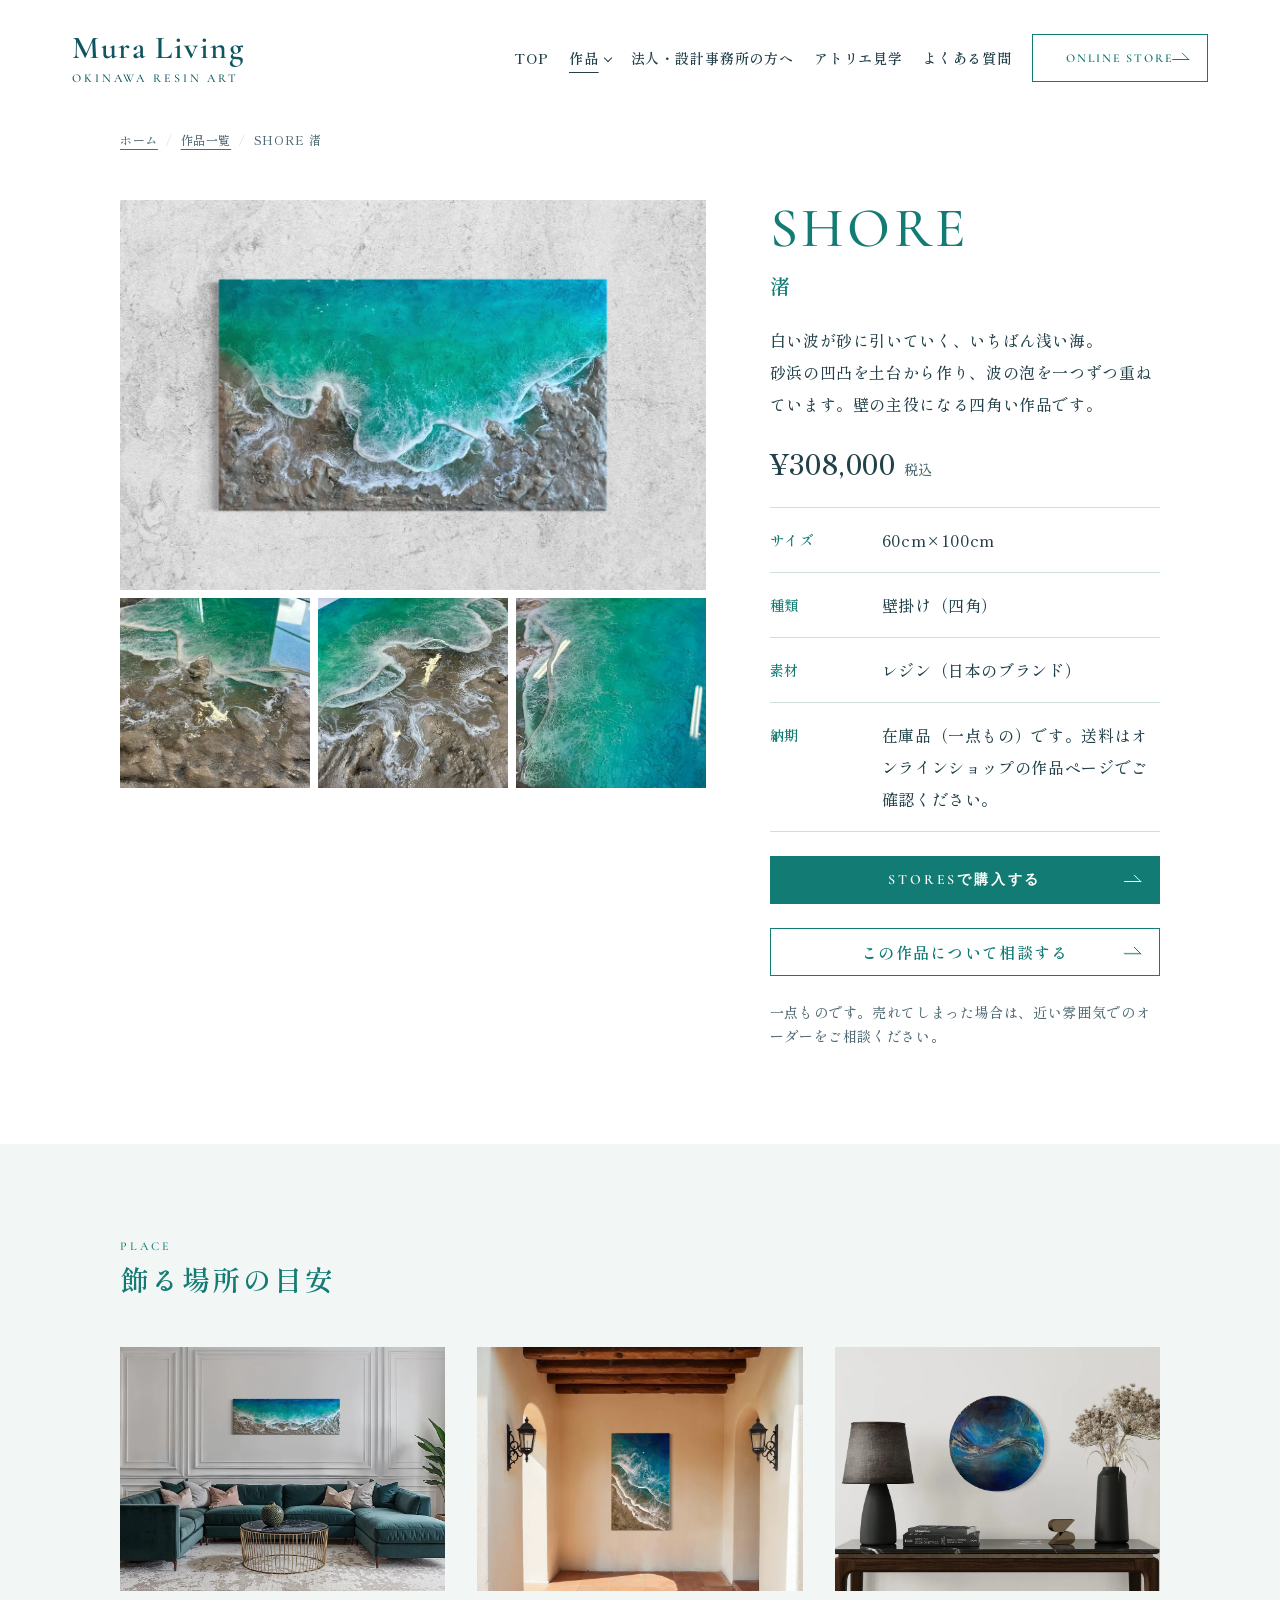
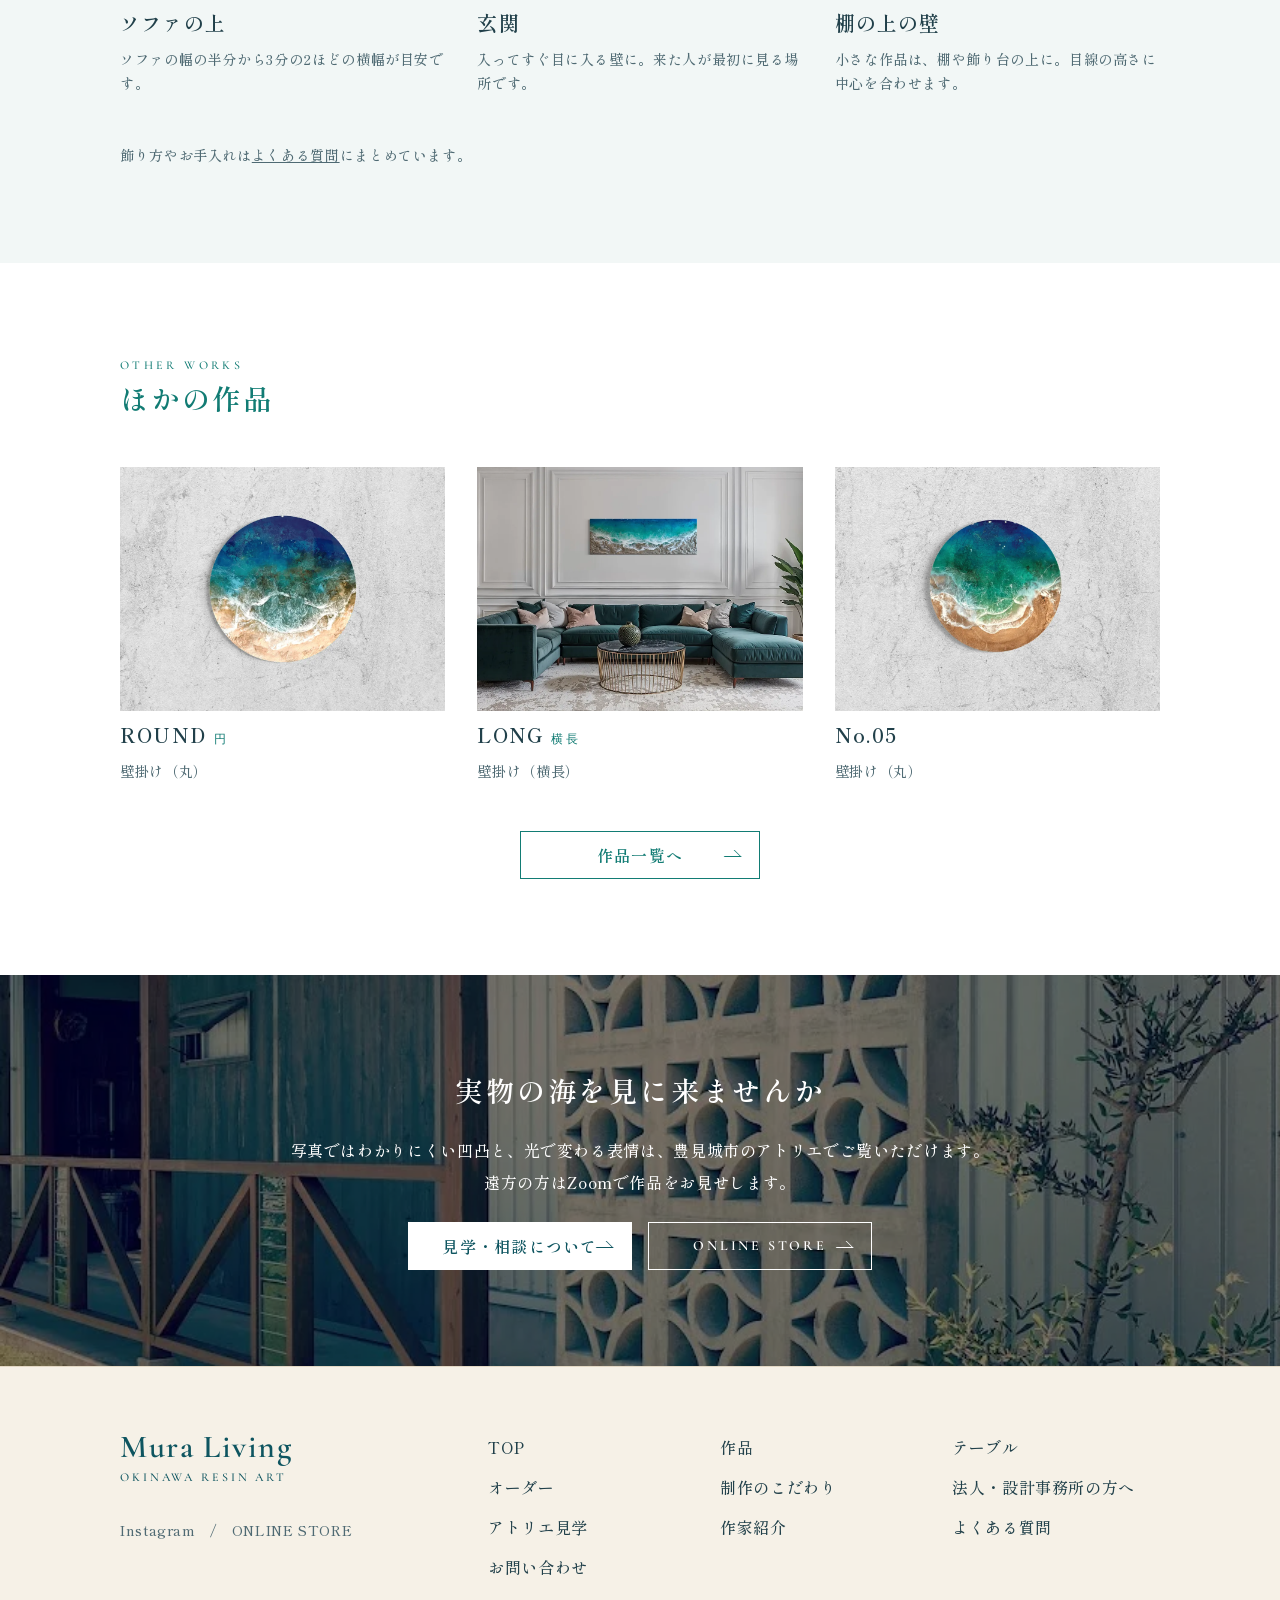
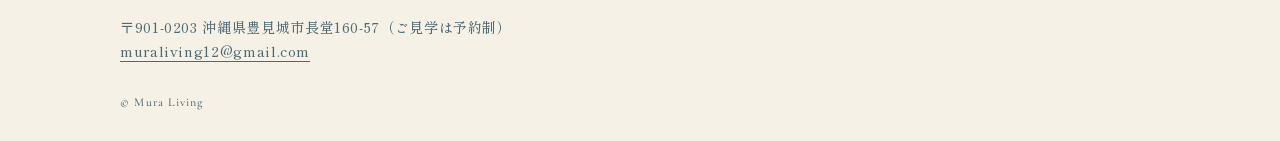
<file: rules/works/w01/index.html>
<!doctype html>
<html lang="ja" class="no-js">
<head>
<meta charset="utf-8">
<meta name="viewport" content="width=device-width, initial-scale=1">
<script>document.documentElement.className="js"</script>
<meta name="robots" content="noindex, nofollow">
<title>SHORE 渚｜海のレジンアート｜Mura Living</title>
<meta name="description" content="白い波が砂に引いていく、いちばん浅い海を表した四角い壁掛けのレジンアートです。沖縄県豊見城市のアトリエで一点ずつ手作りしています。">
<link rel="preconnect" href="https://fonts.googleapis.com">
<link rel="preconnect" href="https://fonts.gstatic.com" crossorigin>
<link rel="stylesheet" href="https://fonts.googleapis.com/css2?family=Shippori+Mincho:wght@500;600&family=Cormorant+Garamond:wght@500;600&display=swap">
<link rel="stylesheet" href="../../../assets/css/rules.css?v=19">
<link rel="stylesheet" href="../../../assets/css/sub.css?v=9">
</head>
<body class="sub plain">
<header class="hd" id="top">
  <a class="logo" href="../../"><b>Mura Living</b><small>OKINAWA RESIN ART</small></a>
  <button class="burger" aria-label="メニューを開く" aria-expanded="false" aria-controls="nav"><span></span><span></span></button>
  <nav id="nav" class="nav">
    <a href="../../">TOP</a>
    <div class="nav__dd"><a href="../../works/" aria-current="page">作品</a><div class="nav__sub"><a href="../../works/">販売中の作品</a><a href="../../order/">オーダーメイド</a></div></div>
    <a href="../../business/">法人・設計事務所の方へ</a>
    <a href="../../visit/">アトリエ見学</a>
    <a href="../../guide/">よくある質問</a>
    <a class="btn btn--en" href="https://mura-living.stores.jp/" target="_blank" rel="noopener">ONLINE STORE</a>
  </nav>
</header>

<main>
<nav class="crumbs" style="padding-top:var(--s-16)" aria-label="ページの位置"><ol><li><a href="../../">ホーム</a></li><li><a href="../../works/">作品一覧</a></li><li aria-current="page">SHORE 渚</li></ol></nav>
<section class="ps" style="padding-top:var(--s-4)">
  <div class="ps__in">
    <div class="detail">
      <div class="detail__img">
        <img src="../../../assets/img/image8-l.webp" alt="白い壁に掛けた四角い海のレジンアート SHORE" width="1300" height="813">
        <div class="thumbs">
          <img src="../../../assets/img/shore-d1.webp" alt="SHOREの砂浜と波の接写" loading="lazy">
          <img src="../../../assets/img/shore-d2.webp" alt="SHOREの波打ち際を斜めから見た接写" loading="lazy">
          <img src="../../../assets/img/shore-d3.webp" alt="SHOREの浅瀬の接写" loading="lazy">
        </div>
      </div>
      <div class="detail__body">
        <h1 class="work-name">SHORE<small>渚</small></h1>
        <p>白い波が砂に引いていく、いちばん浅い海。<br>砂浜の凹凸を土台から作り、波の泡を一つずつ重ねています。壁の主役になる四角い作品です。</p>
        <p class="price-big">¥308,000<small>税込</small></p>
        <dl class="spec"><div><dt>サイズ</dt><dd>60cm×100cm</dd></div><div><dt>種類</dt><dd>壁掛け（四角）</dd></div><div><dt>素材</dt><dd>レジン（日本のブランド）</dd></div><div><dt>納期</dt><dd>在庫品（一点もの）です。送料はオンラインショップの作品ページでご確認ください。</dd></div></dl>
        <a class="btn btn--fill btn--en" href="https://mura-living.stores.jp/items/6a3b45e1ea2af0006819b75a" target="_blank" rel="noopener">STORESで購入する</a>
        <a class="btn" href="mailto:muraliving12@gmail.com?subject=作品について（SHORE）">この作品について相談する</a>
        <p class="small">一点ものです。売れてしまった場合は、近い雰囲気でのオーダーをご相談ください。</p>
      </div>
    </div>
  </div>
</section>
<section class="ps ps--pale">
  <div class="ps__in">
    <div class="ttl"><span>PLACE</span><h2>飾る場所の目安</h2></div>
    <div class="cards">
      <div class="card"><img src="../../../assets/img/image5.webp" alt="" loading="lazy"><h3>ソファの上</h3><p>ソファの幅の半分から3分の2ほどの横幅が目安です。</p></div>
      <div class="card"><img src="../../../assets/img/image33.webp" alt="" loading="lazy"><h3>玄関</h3><p>入ってすぐ目に入る壁に。来た人が最初に見る場所です。</p></div>
      <div class="card"><img src="../../../assets/img/image9.webp" alt="" loading="lazy"><h3>棚の上の壁</h3><p>小さな作品は、棚や飾り台の上に。目線の高さに中心を合わせます。</p></div>
    </div>
    <p class="small">飾り方やお手入れは<a href="../../guide/" style="text-decoration:underline">よくある質問</a>にまとめています。</p>
  </div>
</section>
<section class="ps">
  <div class="ps__in">
    <div class="ttl"><span>OTHER WORKS</span><h2>ほかの作品</h2></div>
    <div class="cards">
      <article class="card"><a href="../../works/w01/"><img src="../../../assets/img/stores-round60.webp" alt="丸い海のレジンアート" loading="lazy"><h3>ROUND<small>円</small></h3></a><p>壁掛け（丸）</p></article>
      <article class="card"><a href="../../works/w01/"><img src="../../../assets/img/image5.webp" alt="横長の海のレジンアート" loading="lazy"><h3>LONG<small>横長</small></h3></a><p>壁掛け（横長）</p></article>
      <article class="card"><a href="../../works/w01/"><img src="../../../assets/img/stores-round40.webp" alt="波打ち際を表した丸い海のレジンアート" loading="lazy"><h3>No.05</h3></a><p>壁掛け（丸）</p></article>
    </div>
    <p class="center"><a class="btn" href="../../works/">作品一覧へ</a></p>
  </div>
</section>
<section class="cta">
  <img src="../../../assets/img/image10.webp" alt="" loading="lazy">
  <div class="cta__in">
    <h2>実物の海を見に来ませんか</h2>
    <p>写真ではわかりにくい凹凸と、光で変わる表情は、豊見城市のアトリエでご覧いただけます。<br>遠方の方はZoomで作品をお見せします。</p>
    <div class="btns"><a class="btn btn--fill" href="../../visit/">見学・相談について</a><a class="btn btn--en" href="https://mura-living.stores.jp/" target="_blank" rel="noopener">ONLINE STORE</a></div>
  </div>
</section>


</main>
<footer class="ft">
  <div>
    <a class="logo" href="../../"><b>Mura Living</b><small>OKINAWA RESIN ART</small></a>
    <p class="ft__sns"><a href="https://www.instagram.com/mura_living.okinawa/" target="_blank" rel="noopener">Instagram</a>　/　<a href="https://mura-living.stores.jp/" target="_blank" rel="noopener">ONLINE STORE</a></p>
  </div>
  <nav aria-label="フッター">
    <a href="../../">TOP</a><a href="../../works/">作品</a><a href="../../table/">テーブル</a><a href="../../order/">オーダー</a>
    <a href="../../technique/">制作のこだわり</a><a href="../../business/">法人・設計事務所の方へ</a><a href="../../visit/">アトリエ見学</a>
    <a href="../../about/">作家紹介</a><a href="../../guide/">よくある質問</a><a href="../../contact/">お問い合わせ</a>
  </nav>
  <p class="ft__info">〒901-0203 沖縄県豊見城市長堂160-57（ご見学は予約制）<br><a href="mailto:muraliving12@gmail.com">muraliving12@gmail.com</a></p>
  <small class="ft__c">© Mura Living</small>
</footer>

<script src="../../../assets/js/main.js?v=3"></script>
</body>
</html>
</file>
<file: assets/css/style.css>
/* Mura Living 案A */
:root{--ink:#21404A;--sub:#5D7780;--teal:#178C84;--deep:#0E5560;--line:#CDE0DD;--sand:#F6F1E7;--en:"Cormorant Garamond",serif;--jp:"Shippori Mincho","Hiragino Mincho ProN","Yu Mincho",serif}
*{box-sizing:border-box}html{scroll-behavior:smooth;scroll-padding-top:90px}
body{margin:0;background:#fff;color:var(--ink);font-family:var(--jp);font-weight:500;font-size:16px;line-height:2.1;letter-spacing:.04em;overflow-x:clip}
img{display:block;max-width:100%;height:auto}a{color:inherit;text-decoration:none}p{margin:0}h1,h2,h3{margin:0;font-weight:600}ul,ol,dl,dd{margin:0;padding:0;list-style:none}em{font-style:normal}
.pc{display:inline}section{position:relative}
.logo{display:inline-block;line-height:1.05;color:var(--deep)}.logo b{display:block;font:600 28px/1 var(--en);letter-spacing:.05em}.logo small{display:block;font:500 9.5px/1 var(--en);letter-spacing:.27em;margin-top:6px}
.btn{position:relative;display:inline-flex;align-items:center;min-width:210px;height:46px;padding:0 44px 0 22px;border:1px solid var(--teal);color:var(--teal);font-size:13.5px;letter-spacing:.1em;font-weight:600;transition:background .3s,color .3s;background:#fff0}
.btn::after{content:"";position:absolute;right:14px;top:50%;width:16px;height:6px;border-bottom:1px solid currentColor;border-right:1px solid currentColor;transform:skewX(45deg) translateY(-70%);transition:right .3s}
.btn:hover{background:var(--teal);color:#fff}.btn:hover::after{right:9px}
.btn--fill{background:var(--teal);color:#fff}.btn--fill:hover{background:var(--deep);border-color:var(--deep)}
.btn--en{font-family:var(--en);letter-spacing:.2em;font-size:13px}
.btn--w{border-color:#fff;color:#fff}.btn--w:hover{background:#fff;color:var(--deep)}
:focus-visible{outline:2px solid var(--teal);outline-offset:3px}
.hd{position:absolute;inset:0 0 auto;z-index:20;display:flex;justify-content:space-between;align-items:center;padding:30px 52px 0}
.nav{display:flex;align-items:center;gap:34px;font-size:14px;font-weight:600;letter-spacing:.1em}.nav a:not(.btn):hover{color:var(--teal)}
.nav .btn{min-width:164px;height:40px;background:#fff;padding-left:24px}.nav .btn:hover{background:var(--teal)}
.burger{display:none;background:none;border:0;width:40px;height:40px;padding:8px;cursor:pointer}.burger span{display:block;height:1.5px;background:#fff;margin:8px 0;transition:transform .3s}
.sp{display:none}
.hero{position:relative;overflow:hidden;height:49.3vw;min-height:440px;background:#CFEFEF}
.hero__bg,.hero__layer,.hero__lace{position:absolute;inset:0;width:100%;height:100%;object-fit:cover}.hero__bg{translate:0 var(--py,0)}.hero__lace{animation:ebb 7s ease-in-out infinite alternate}.hero__lace--2{animation:ebb2 9.5s ease-in-out infinite alternate;opacity:.75}@keyframes ebb{from{transform:translateY(1.1%)}to{transform:translateY(-1.5%)}}@keyframes ebb2{from{transform:translate(-1%,-1.9%)}to{transform:translate(1%,.9%)}}
.hero picture{position:static}.hero__bg{animation:zoom 14s ease-out both}.hero__layer{animation:tide 2.2s .25s cubic-bezier(.2,.75,.2,1) both}
@keyframes zoom{from{transform:scale(1.07)}to{transform:scale(1)}}
@keyframes tide{from{transform:translateY(7%);opacity:.2}to{transform:none;opacity:1}}
@keyframes up{from{opacity:0;transform:translateY(20px)}to{opacity:1;transform:none}}
.hero__t1{position:absolute;left:5vw;top:max(6.2vw,78px);color:#fff;animation:up 1.2s .4s both}
.hero h1{font-size:clamp(12px,1.04vw,18px);letter-spacing:.1em;line-height:1.5;margin-bottom:.9vw}

.hero__t2{position:absolute;left:5vw;top:33.6vw;animation:up 1.2s 1.1s both}
.hero__sub{font-size:clamp(24px,2.5vw,46px);font-weight:600;letter-spacing:.07em;line-height:1.45;margin-top:.4vw}.hero__sub .pcs{display:block;font-size:.5em;letter-spacing:.12em;margin-top:.6vw}
.hero__lead{font-size:clamp(11.5px,.97vw,17px);line-height:1.78;margin:0 0 1.1vw}
.btn--hero{background:var(--teal);color:#fff;min-width:200px;height:clamp(40px,3.2vw,52px)}.btn--hero:hover{background:var(--deep);border-color:var(--deep);color:#fff}
.hd .logo{color:#fff}.nav{color:#fff}.nav .btn{background:#fff0;border-color:#fff;color:#fff}.nav .btn:hover{background:#fff;color:var(--teal)}
.vhead{position:absolute;right:62px;top:96px;writing-mode:vertical-rl;font-size:26px;letter-spacing:.14em;color:var(--teal);line-height:1}
.vhead span{position:absolute;top:0;right:44px;font:500 12px/1 var(--en);letter-spacing:.27em;color:#6CA9A3}
.vhead--w{color:#fff}.vhead--w span{color:#9CCFCB}
.sand-b1::after,.sand-b2::after,.sand-b3::after,.sand-t3::before{content:"";position:absolute;left:0;right:0;background-repeat:no-repeat;background-size:100% 100%;pointer-events:none}
.sand-b1::after{bottom:0;height:110px;background-image:url(../img/sand-1.svg)}.sand-b2::after{bottom:0;height:90px;background-image:url(../img/sand-2.svg)}
.sand-b3::after{bottom:0;height:70px;background-image:url(../img/sand-3.svg)}.sand-t3::before{top:0;height:70px;background-image:url(../img/sand-3.svg)}
.about{display:grid;grid-template-columns:minmax(0,560px) minmax(0,1fr);gap:90px;padding:110px 200px 130px 110px;align-items:center;max-width:1440px;margin:auto}
.about img{width:100%;height:640px;object-fit:cover}.about__body{display:grid;gap:26px;justify-items:start;font-size:16px}
.gallery{padding:40px 0;max-width:100%}.gallery__wrap{width:calc(100% - 200px);overflow:hidden;display:grid;gap:6px}
.loop{overflow:hidden}.loop__track{display:flex;gap:6px;width:max-content;animation:mq 70s linear infinite}.loop--r .loop__track{animation-direction:reverse;animation-delay:-20s}
.loop img{width:250px;height:208px;object-fit:cover;flex:none}@keyframes mq{to{transform:translateX(-50%)}}
.works{padding:90px 120px 60px;max-width:1440px;margin:auto;display:grid;gap:90px}.works__lead{position:relative;min-height:130px;padding-right:160px}.works__lead .vhead{top:-10px;right:-58px}
.work{display:grid;grid-template-columns:minmax(0,720px) minmax(0,1fr);gap:50px;align-items:center}.work img{width:100%;height:470px;object-fit:cover}
.work--r{grid-template-columns:minmax(0,1fr) minmax(0,720px)}.work--r img{order:2}
.work h3{font:500 48px/1 var(--en);letter-spacing:.06em;color:var(--teal);margin-bottom:22px}.work h3 small{display:block;font:600 15px/1.4 var(--jp);letter-spacing:.14em;margin-top:12px}
.work p{font-size:15px}.work .price{margin:18px 0 18px;font-size:14px;font-weight:600;color:var(--sub)}.work .btn{min-width:240px}.center{text-align:center}
.price-sec{padding:100px 120px 130px;max-width:1440px;margin:auto}.price-sec__grid{display:grid;grid-template-columns:repeat(2,minmax(0,1fr));gap:40px 60px;max-width:1040px}
.price-sec h3{font-size:17px;color:var(--teal);letter-spacing:.1em;padding-bottom:6px;border-bottom:1px solid var(--teal)}.price-sec .mt{margin-top:28px}
.price-sec dl>div{display:flex;justify-content:space-between;gap:16px;padding:6px 0;border-bottom:1px solid var(--line);font-size:15px;font-variant-numeric:tabular-nums}.price-sec dd{font-weight:600}
.note{grid-column:1/-1;font-size:14px;color:var(--sub)}
.table{padding:60px 0 120px;max-width:1440px;margin:auto}.table__main{position:relative}.table__main img{width:1040px;max-width:72%;height:auto;aspect-ratio:13/8;object-fit:cover}.table__main .vhead{top:30px}
.table__sub{display:grid;grid-template-columns:minmax(0,1fr) 250px 250px;gap:20px;padding:40px 120px 0;align-items:start}.table__sub img{width:100%;height:330px;object-fit:cover}.table__sub .btn{margin:20px 0 24px;min-width:240px}.table__sub .price{font-size:13px;color:var(--sub);font-weight:600}
.remake{background:var(--sand);padding:90px 120px}.remake__in{display:grid;grid-template-columns:minmax(0,1fr) 330px 330px;gap:20px;max-width:1200px;margin:auto;align-items:end}
.en{font:500 40px/1 var(--en);letter-spacing:.06em;color:var(--teal);margin-bottom:24px}.en small{display:block;font:600 16px/1.5 var(--jp);letter-spacing:.14em;margin-top:12px}
.remake p{font-size:15px}.remake .price{font-size:13px;color:var(--sub);margin:22px 0;font-weight:600}.remake .btn{min-width:240px}
figure{margin:0}figcaption{font:500 12px/2 var(--en);letter-spacing:.27em;color:var(--sub)}figcaption.on{color:var(--teal)}figure img{width:100%;height:420px;object-fit:cover}
.tech{padding:110px 200px 90px 120px;max-width:1440px;margin:auto}.tech__list{display:grid;grid-template-columns:repeat(3,minmax(0,340px));gap:30px;counter-reset:s}
.tech__list li{counter-increment:s}.tech__list img{width:100%;aspect-ratio:1;object-fit:cover}.tech__list h3{margin:20px 0 6px;font-size:19px;letter-spacing:.08em}.tech__list h3::before{content:"0" counter(s);font:500 15px var(--en);color:var(--teal);margin-right:12px}.tech__list p{font-size:15px;color:var(--sub)}
.biz{background:var(--deep);color:#fff;padding:100px 200px 80px 120px}.biz__in{max-width:1120px;display:grid;gap:40px}.biz__list{display:grid;grid-template-columns:repeat(2,minmax(0,1fr));gap:24px 20px;font-size:15px;font-weight:600;letter-spacing:.08em}.biz__list img{width:100%;height:210px;object-fit:cover;margin-bottom:10px}
.biz__foot{display:flex;align-items:center;gap:28px;flex-wrap:wrap}.biz__foot p{font-size:14px;flex:1 1 320px}
.guide{padding:90px 120px 130px;max-width:1440px;margin:auto;display:grid;gap:56px}.guide__band{display:grid;grid-template-columns:360px minmax(0,1fr)}.guide__band img{width:100%;height:240px;object-fit:cover}
.guide__band a{display:block;background:var(--teal);color:#fff;padding:54px 50px;transition:background .3s}.guide__band a:hover{background:var(--deep)}.guide__band h2{font-size:22px;letter-spacing:.1em;margin-bottom:12px;line-height:1.4}.guide__band h2 span{font:500 13px var(--en);letter-spacing:.27em;margin-left:20px}.guide__band p{font-size:14px;line-height:2}
.guide__ways{display:grid;grid-template-columns:repeat(3,minmax(0,1fr));gap:30px}.guide__ways li{border-top:1px solid var(--teal);padding-top:20px}.guide__ways h3{font-size:17px;letter-spacing:.06em;margin-bottom:6px}.guide__ways p{font-size:14px;color:var(--sub)}
.atelier{display:grid;grid-template-columns:minmax(0,640px) minmax(0,1fr);gap:70px;padding:70px 200px 150px 110px;max-width:1440px;margin:auto;align-items:center}.atelier img{width:100%;height:500px;object-fit:cover}.atelier .addr{font-size:14px;color:var(--sub);margin:30px 0}.atelier .vhead{top:90px}.btns{display:flex;flex-wrap:wrap;gap:16px}.btns .btn{min-width:180px}
.facts{background:var(--sand);padding:80px 120px}.facts h2{font-size:22px;color:var(--teal);letter-spacing:.1em;max-width:1200px;margin:0 auto 22px}.facts dl{max-width:1200px;margin:auto}.facts dl>div{display:grid;grid-template-columns:220px minmax(0,1fr);padding:11px 0;border-top:1px solid #E3D8C4;font-size:15px}.facts dt{color:var(--teal);font-weight:600;font-size:14px}
.ft{background:var(--sand);border-top:1px solid #E3D8C4;padding:64px 120px 30px;display:grid;grid-template-columns:minmax(0,1fr) minmax(0,660px);gap:30px}.ft nav{display:grid;grid-template-columns:repeat(3,minmax(0,1fr));gap:4px 20px;font-size:14px}.ft nav a:hover{color:var(--teal)}.ft__sns{font-size:13px;color:var(--sub);margin-top:24px}.ft__c{grid-column:1/-1;font:500 12px var(--en);letter-spacing:.1em;color:var(--sub)}
.reveal{opacity:0;transform:translateY(26px);transition:opacity 1.1s ease,transform 1.1s cubic-bezier(.2,.7,.2,1)}.reveal.is-in{opacity:1;transform:none}
/* スクロールの動き */
.hd.is-fixed{position:fixed;padding-block:14px;background:#ffffffee;backdrop-filter:blur(6px);box-shadow:0 1px 0 var(--line);animation:drop .45s ease both}.hd.is-fixed .logo{color:var(--deep)}.hd.is-fixed .nav{color:var(--ink)}.hd.is-fixed .nav .btn{border-color:var(--teal);color:var(--teal)}.hd.is-fixed .nav .btn:hover{background:var(--teal);color:#fff}.hd.is-fixed .burger span{background:var(--deep)}@keyframes drop{from{transform:translateY(-100%)}to{transform:none}}
.work.reveal{opacity:1;transform:none}.work img{clip-path:inset(0 100% 0 0);transition:clip-path 1.5s cubic-bezier(.76,0,.24,1)}.work--r img{clip-path:inset(0 0 0 100%)}.work.is-in img{clip-path:inset(0)}
.work>div{opacity:0;transform:translateY(24px);transition:opacity 1s .6s,transform 1s .6s}.work.is-in>div{opacity:1;transform:none}
.about.reveal{opacity:1;transform:none}.about img{clip-path:inset(0 100% 0 0);transition:clip-path 1.5s cubic-bezier(.76,0,.24,1)}.about.is-in img{clip-path:inset(0)}.about__body{opacity:0;transform:translateY(24px);transition:opacity 1s .5s,transform 1s .5s}.about.is-in .about__body{opacity:1;transform:none}
.table__main.reveal{opacity:1;transform:none}.table__main img{clip-path:inset(0 100% 0 0);transition:clip-path 1.7s cubic-bezier(.76,0,.24,1)}.table__main.is-in img{clip-path:inset(0)}
.tech__list.reveal,.biz__list.reveal,.guide__ways.reveal{opacity:1;transform:none}.tech__list li,.biz__list li,.guide__ways li{opacity:0;transform:translateY(26px);transition:opacity .9s,transform .9s cubic-bezier(.2,.7,.2,1)}.tech__list.is-in li,.biz__list.is-in li,.guide__ways.is-in li{opacity:1;transform:none}li:nth-child(2){transition-delay:.15s}li:nth-child(3){transition-delay:.3s}li:nth-child(4){transition-delay:.45s}
.price-sec dl>div{transition:background .3s}.price-sec dl>div:hover{background:var(--sand)}
.js .vhead{opacity:0;transform:translateY(-18px);transition:opacity 1.1s,transform 1.1s}.js .vhead.is-in{opacity:1;transform:none}
.js .sand-b1::after,.js .sand-b2::after,.js .sand-b3::after,.js .sand-t3::before{clip-path:inset(0 100% 0 0);transition:clip-path 2.4s cubic-bezier(.3,.6,.2,1)}.js .is-sand::after,.js .is-sand::before{clip-path:inset(0)}
.work img,.table__sub img,.biz__list img{transition-property:clip-path,transform}.work:hover img,.biz__list li:hover img{transform:scale(1.02)}.biz__list li{overflow:hidden}.biz__list img{transition:transform .8s}
@media (max-width:1180px){.about,.atelier,.tech,.biz{padding-right:130px}.about{gap:40px;padding-left:40px}.works,.price-sec,.guide,.facts,.remake{padding-left:40px;padding-right:40px}.table__sub{padding-inline:40px}.nav{gap:18px;font-size:13px}.remake__in{grid-template-columns:minmax(0,1fr) 240px 240px}.ft{padding-inline:40px}.tech{padding-left:40px}.biz{padding-left:40px}.atelier{padding-left:40px}.vhead{right:30px}}
@media (max-width:900px){
  body{font-size:15px;line-height:2}.pc{display:none}
  .hd{padding:24px 24px 0}.logo b{font-size:24px}.burger{display:block;position:relative;z-index:40}
  .nav{position:fixed;inset:0;background:#fffffff5;flex-direction:column;justify-content:center;gap:26px;font-size:16px;opacity:0;visibility:hidden;transition:opacity .3s;z-index:30}.nav.is-open{opacity:1;visibility:visible}
  .burger[aria-expanded=true] span{background:var(--deep)}.burger[aria-expanded=true] span:first-child{transform:translateY(5px) rotate(20deg)}.burger[aria-expanded=true] span:last-child{transform:translateY(-5px) rotate(-20deg)}
  .sp{display:inline}.hero{height:218vw;min-height:0}.btn--hero{height:46px}.hero__t1{left:24px;top:20vw}.hero h1{font-size:12.5px;margin-bottom:6px}.hero__t2{left:24px;right:24px;top:174vw;bottom:4vw;display:flex;flex-direction:column}.hero__sub{font-size:min(5.6vw,22px);letter-spacing:.04em;line-height:1.45;margin-top:2px}.hero__sub .pcs{display:none}.hero__lead{font-size:12.5px;letter-spacing:0;margin:0}.pcs{display:none}.btn--hero{margin-top:auto;width:100%}.nav{color:var(--ink)}.nav .btn{border-color:var(--teal);color:var(--teal)}
  .vhead{position:static;writing-mode:horizontal-tb;font-size:24px;letter-spacing:.1em;line-height:1.5}.vhead span{position:static;display:block;font-size:11px;margin-top:4px}
  .about__body br{display:none}.about{display:flex;flex-direction:column;align-items:stretch;gap:24px;padding:60px 24px 90px}.about .vhead{order:-1}.about img{height:300px}.about__body .btn{width:100%}
  .gallery{padding:0 0 30px;display:flex;flex-direction:column;gap:20px}.gallery .vhead{order:-1;padding:30px 24px 0}.gallery__wrap{width:100%}.loop img{width:170px;height:150px}
  .works{padding:50px 0 40px;gap:50px}.works__lead{padding:0 24px;display:flex;flex-direction:column;gap:14px;min-height:0}.works__lead .vhead{order:-1}.work,.work--r{display:block}.work--r img{order:0}.work img{height:250px}.work>div{padding:26px 24px 0}.work h3{font-size:36px;display:flex;align-items:baseline;gap:18px;margin-bottom:12px}.work h3 small{margin:0}.work .btn{width:100%}.center{padding:0 24px}.center .btn{width:100%}
  .price-sec{padding:50px 24px 90px}.price-sec{display:flex;flex-direction:column;gap:24px}.price-sec .vhead{order:-1}.price-sec__grid{grid-template-columns:minmax(0,1fr);gap:24px}.note{font-size:12.5px}
  .table{padding:40px 0 70px}.table__main{display:flex;flex-direction:column;gap:20px}.table__main .vhead{order:-1;padding:0 24px}.table__main img{max-width:100%;width:100%;height:260px}.table__sub{grid-template-columns:repeat(2,minmax(0,1fr));padding:24px 24px 0;gap:8px}.table__sub>div{grid-column:1/-1;margin-bottom:16px}.table__sub img{height:220px}.table__sub .btn{width:100%}
  .remake{padding:50px 24px}.remake__in{grid-template-columns:repeat(2,minmax(0,1fr));gap:14px}.remake__in>div{grid-column:1/-1;order:2}.remake .btn{width:100%}figure img{height:210px}.en{font-size:32px}
  .tech{padding:60px 24px;display:flex;flex-direction:column;gap:24px}.tech .vhead{order:-1}.tech__list{grid-template-columns:minmax(0,1fr);gap:18px}.tech__list li{display:grid;grid-template-columns:130px minmax(0,1fr);column-gap:18px;align-content:start}.tech__list img{grid-row:1/3}.tech__list h3{margin:4px 0 0;font-size:17px;align-self:end}.tech__list p{font-size:12.5px}
  .biz{padding:50px 24px;display:flex;flex-direction:column;gap:22px}.biz .vhead{order:-1}.biz__list{grid-template-columns:minmax(0,1fr);gap:16px}.biz__list img{height:96px;margin-bottom:8px}.biz__foot .btn{width:100%}.biz__foot p{font-size:12.5px;flex-basis:100%}
  .guide{padding:40px 24px 70px;gap:30px}.guide__band{grid-template-columns:minmax(0,1fr)}.guide__band img{height:140px}.guide__band a{padding:26px 24px}.guide__ways{grid-template-columns:minmax(0,1fr);gap:18px}
  .atelier{display:flex;flex-direction:column;align-items:stretch;gap:24px;padding:40px 24px 90px}.atelier .vhead{order:-1}.atelier img{height:300px}.btns .btn{width:100%}
  .facts{padding:50px 24px}.facts h2{font-size:19px}.facts dl>div{grid-template-columns:minmax(0,1fr);gap:2px}
  .ft{grid-template-columns:minmax(0,1fr);padding:40px 24px 24px}.ft nav{grid-template-columns:repeat(2,minmax(0,1fr))}
}
@media (prefers-reduced-motion:reduce){*{animation:none!important;transition:none!important;scroll-behavior:auto!important}.reveal,.work>div,.about__body,.tech__list li,.biz__list li,.guide__ways li,.js .vhead{opacity:1!important;transform:none!important}.work img,.about img,.table__main img,.js .sand-b1::after,.js .sand-b2::after,.js .sand-b3::after,.js .sand-t3::before{clip-path:none!important}}
</file>
<file: assets/css/rules.css>
/* Mura Living 案A ルール反映版（hp-design-rules.md）
   余白とサイズは8の倍数のトークン、見出しは4段、区切りは768px／1024px */
:root{
  --ink:#21404A;--sub:#4F6A73;--teal:#127C74;--deep:#0E5560;--line:#CDE0DD;--sand:#F6F1E7;--pale:#F2F7F6;--white:#FFFFFF;--on-deep:#9CCFCB;
  --en:"Cormorant Garamond",serif;--jp:"Shippori Mincho","Hiragino Mincho ProN","Yu Mincho",serif;
  --s-1:8px;--s-2:16px;--s-3:24px;--s-4:32px;--s-5:40px;--s-6:48px;--s-8:64px;--s-12:96px;--s-16:128px;
  --h-1:56px;--h-2:40px;--h-3:28px;--h-4:20px;
  --fs:16px;--fs-s:14px;--fs-xs:12px;--lh:32px;--lh-s:24px;
  --gut:120px;--sec:96px;--vhead-space:192px;--btn-h:48px;--btn-w:240px
}
@media (max-width:1023px){:root{--gut:48px;--sec:64px;--vhead-space:0px}}
@media (max-width:767px){:root{--h-1:36px;--h-2:28px;--h-3:28px;--h-4:18px;--gut:24px;--sec:64px}}

*{box-sizing:border-box}html{scroll-behavior:smooth;scroll-padding-top:var(--s-12)}
body{margin:0;background:var(--white);color:var(--ink);font-family:var(--jp);font-weight:500;font-size:var(--fs);line-height:var(--lh);letter-spacing:.04em;overflow-x:clip}
img{display:block;max-width:100%;height:auto}a{color:inherit;text-decoration:none}p{margin:0}h1,h2,h3{margin:0;font-weight:600}ul,ol,dl,dd{margin:0;padding:0;list-style:none}figure{margin:0}
section{position:relative}
.sp{display:none}
:focus-visible{outline:2px solid var(--teal);outline-offset:4px}

/* ロゴ */
.logo{display:inline-block;line-height:1;color:var(--deep)}.logo b{display:block;font:600 32px/1 var(--en);letter-spacing:.05em}.logo small{display:block;font:500 var(--fs-xs)/1 var(--en);letter-spacing:.24em;margin-top:var(--s-1)}

/* ボタン：文字は中央、矢印は右端に固定 */
.btn{position:relative;display:inline-flex;align-items:center;justify-content:center;width:var(--btn-w);max-width:100%;height:var(--btn-h);padding:0 var(--s-6);border:1px solid var(--teal);color:var(--teal);background:transparent;font-size:var(--fs);font-weight:600;letter-spacing:.08em;line-height:1;transition:background .3s,color .3s}
.btn::after{content:"";position:absolute;right:var(--s-2);top:50%;width:var(--s-2);height:6px;border-bottom:1px solid currentColor;border-right:1px solid currentColor;transform:skewX(45deg) translateY(-70%)}
.btn:hover{background:var(--teal);color:var(--white)}
.btn--fill{background:var(--teal);color:var(--white)}.btn--fill:hover{background:var(--deep);border-color:var(--deep)}
.btn--en{font-family:var(--en);font-size:var(--fs-s);letter-spacing:.2em}
.btn--w{border-color:var(--white);color:var(--white)}.btn--w:hover{background:var(--white);color:var(--deep)}

/* ヘッダー */
.hd{position:absolute;inset:0 0 auto;z-index:20;display:flex;justify-content:space-between;align-items:center;padding:var(--s-4) 72px 0}
.hd .logo{color:var(--white)}
.nav{display:flex;align-items:center;gap:var(--s-5);font-size:var(--fs-s);font-weight:600;letter-spacing:.1em;color:var(--white)}
.nav .btn{width:168px;padding:0 var(--s-4);border-color:var(--white);color:var(--white);font-size:var(--fs-xs)}.nav .btn::after{right:var(--s-2)}.nav .btn:hover{background:var(--white);color:var(--teal)}
.burger{display:none;background:none;border:0;width:var(--s-5);height:var(--s-5);padding:var(--s-1);cursor:pointer}.burger span{display:block;height:2px;background:var(--white);margin:var(--s-1) 0;transition:transform .3s}
.hd.is-fixed{position:fixed;padding-block:var(--s-2);background:var(--white);box-shadow:0 1px 0 var(--line);animation:drop .4s ease both}
.hd.is-fixed .logo{color:var(--deep)}.hd.is-fixed .nav{color:var(--ink)}.hd.is-fixed .nav .btn{border-color:var(--teal);color:var(--teal)}.hd.is-fixed .burger span{background:var(--deep)}
@keyframes drop{from{transform:translateY(-100%)}to{transform:none}}

/* 01 ヒーロー */
.hero{position:relative;overflow:hidden;aspect-ratio:2160/1065;background:#CFEFEF}
.hero picture{position:static}
.hero__bg,.hero__layer,.hero__lace{position:absolute;inset:0;width:100%;height:100%;object-fit:cover}
.hero::before{content:"";position:absolute;inset:0 0 auto;height:56%;z-index:1;background:linear-gradient(rgb(0 0 0/.45),rgb(0 0 0/0));pointer-events:none}
.hero__layer{z-index:2}.hero__t1,.hero__t2{z-index:3}
.hero__bg{translate:0 var(--py,0);animation:zoom 1.6s ease-out both}.hero__lace{animation:ebb 7s ease-in-out infinite alternate}.hero__lace--2{animation:ebb2 9.5s ease-in-out infinite alternate;opacity:.75}
.hero__layer{animation:tide 1.6s .2s cubic-bezier(.2,.75,.2,1) both}
@keyframes zoom{from{transform:scale(1.04)}to{transform:scale(1)}}
@keyframes ebb{from{transform:translateY(1.1%)}to{transform:translateY(-1.5%)}}@keyframes ebb2{from{transform:translate(-1%,-1.9%)}to{transform:translate(1%,.9%)}}
@keyframes tide{from{transform:translateY(6%);opacity:.2}to{transform:none;opacity:1}}
@keyframes up{from{opacity:0;transform:translateY(var(--s-3))}to{opacity:1;transform:none}}
.hero__t1{position:absolute;left:72px;top:144px;color:var(--white);display:grid;gap:var(--s-2);animation:up 1s .3s both}
.hero h1{font-size:var(--fs);letter-spacing:.1em;line-height:var(--lh-s)}
.hero__sub{font-size:var(--h-2);line-height:1.4;letter-spacing:.06em;font-weight:600}.hero__sub span{display:inline-block;margin-right:1em}
.hero__note{font-size:var(--h-4);font-weight:600;letter-spacing:.1em;line-height:var(--lh)}
.hero__t2{position:absolute;left:72px;bottom:72px;display:grid;gap:var(--s-4);justify-items:start;animation:up 1s .7s both}
.hero__lead{font-size:var(--fs);line-height:var(--lh)}
.btn--hero{background:var(--teal);color:var(--white)}.btn--hero:hover{background:var(--deep);border-color:var(--deep)}

/* 縦見出し（PC） */
.vhead{position:absolute;right:var(--s-8);top:var(--s-12);writing-mode:vertical-rl;font-size:var(--h-3);letter-spacing:.24em;color:var(--teal);line-height:1}
.vhead span{position:absolute;top:0;right:var(--s-6);font:500 var(--fs-xs)/1 var(--en);letter-spacing:.28em;color:var(--teal)}
.vhead--w{color:var(--white)}.vhead--w span{color:var(--on-deep)}

/* 砂浜の線 */
.sand-b1::after,.sand-b2::after,.sand-b3::after,.sand-t3::before{content:"";position:absolute;left:0;right:0;background-repeat:no-repeat;background-size:100% 100%;pointer-events:none}
.sand-b1::after{bottom:0;height:112px;background-image:url(../img/sand-1.svg)}.sand-b2::after{bottom:0;height:88px;background-image:url(../img/sand-2.svg)}
.sand-b3::after{bottom:0;height:72px;background-image:url(../img/sand-3.svg)}.sand-t3::before{top:0;height:72px;background-image:url(../img/sand-3.svg)}

/* 共通の段組み */
.about,.works,.price-sec,.tech,.guide,.atelier{max-width:1440px;margin-inline:auto}
.about,.price-sec,.tech,.biz,.atelier{padding:var(--sec) calc(var(--gut) + var(--vhead-space)) var(--sec) var(--gut)}

/* 02 ABOUT */
.about{display:grid;grid-template-columns:repeat(2,minmax(0,1fr));gap:var(--s-12);align-items:center;padding-bottom:var(--s-16)}
.about img{width:100%;height:640px;object-fit:cover}.about__body{display:grid;gap:var(--s-3);justify-items:start}

/* 03 海の風景（淡い緑） */
.gallery{background:var(--pale);padding:var(--sec) 0}.gallery__wrap{width:calc(100% - 192px);overflow:hidden;display:grid;gap:var(--s-1)}
.loop{overflow:hidden}.loop__track{display:flex;gap:var(--s-1);width:max-content;animation:mq 70s linear infinite}.loop--r .loop__track{animation-direction:reverse;animation-delay:-20s}
.loop img{width:248px;height:208px;object-fit:cover;flex:none}@keyframes mq{to{transform:translateX(-50%)}}

/* 04 作品 */
.works{padding:var(--sec) var(--gut);display:grid;gap:var(--s-12)}
.works__lead{position:relative;min-height:128px;padding-right:var(--vhead-space)}.works__lead .vhead{top:0;right:calc(var(--s-8) - var(--gut))}
.work{display:grid;grid-template-columns:repeat(2,minmax(0,1fr));gap:var(--s-6);align-items:center}.work img{width:100%;height:472px;object-fit:cover}
.work--r img{order:2}
.work h3{font:500 var(--h-1)/1 var(--en);letter-spacing:.06em;color:var(--teal);margin-bottom:var(--s-3)}.work h3 small{display:block;font:600 var(--h-4)/1.4 var(--jp);letter-spacing:.14em;margin-top:var(--s-2)}
.work .price{margin:var(--s-3) 0;font-weight:600;color:var(--sub)}.center{text-align:center}

/* 04b 価格の目安（淡い緑） */
.price-sec{background:var(--pale);max-width:none;padding-bottom:var(--s-16)}
.price-sec__grid{display:grid;grid-template-columns:repeat(2,minmax(0,1fr));gap:var(--s-5) var(--s-8);max-width:1056px}
.price-sec h3{font-size:var(--h-4);color:var(--teal);letter-spacing:.1em;padding-bottom:var(--s-1);border-bottom:1px solid var(--teal)}.price-sec .mt{margin-top:var(--s-6)}
.price-sec dl>div{display:flex;justify-content:space-between;gap:var(--s-2);padding:var(--s-1) 0;border-bottom:1px solid var(--line);font-variant-numeric:tabular-nums}.price-sec dd{font-weight:600}
.note{grid-column:1/-1;font-size:var(--fs-s);line-height:var(--lh-s);color:var(--sub)}

/* 05 テーブル */
.table{padding:var(--sec) 0 var(--s-16);max-width:1440px;margin:auto}.table__main{position:relative}.table__main img{width:72%;aspect-ratio:13/8;object-fit:cover}
.table__main .vhead{top:var(--s-4)}
.table__sub{display:grid;grid-template-columns:minmax(0,1fr) 248px 248px;gap:var(--s-3);padding:var(--s-6) var(--gut) 0;align-items:start}.table__sub img{width:100%;height:328px;object-fit:cover}
.table__sub>div{display:grid;gap:var(--s-3);justify-items:start}.table__sub .price{font-size:var(--fs-s);line-height:var(--lh-s);color:var(--sub);font-weight:600}

/* 06 リメイク（砂色） */
.remake{background:var(--sand);padding:var(--sec) var(--gut)}.remake__in{display:grid;grid-template-columns:minmax(0,1fr) 328px 328px;gap:var(--s-3);max-width:1200px;margin:auto;align-items:end}
.remake__in>div{display:grid;gap:var(--s-3);justify-items:start}
.en{font:500 var(--h-2)/1 var(--en);letter-spacing:.06em;color:var(--teal)}.en small{display:block;font:600 var(--h-4)/1.4 var(--jp);letter-spacing:.14em;margin-top:var(--s-2)}
.remake .price{font-size:var(--fs-s);line-height:var(--lh-s);color:var(--sub);font-weight:600}
figcaption{font:500 var(--fs-xs)/var(--lh-s) var(--en);letter-spacing:.28em;color:var(--sub)}figcaption.on{color:var(--teal)}figure img{width:100%;height:416px;object-fit:cover}

/* 07 技法 */
.tech__list{display:grid;grid-template-columns:repeat(3,minmax(0,1fr));gap:var(--s-4);counter-reset:s}
.tech__list li{counter-increment:s}.tech__list img{width:100%;aspect-ratio:1;object-fit:cover}
.tech__list h3{margin:var(--s-3) 0 var(--s-1);font-size:var(--h-4);letter-spacing:.08em;line-height:var(--lh)}.tech__list h3::before{content:"0" counter(s);font:500 var(--fs) var(--en);color:var(--teal);margin-right:var(--s-2)}
.tech__list p{color:var(--sub)}

/* 08 法人（深い緑） */
.biz{background:var(--deep);color:var(--white)}.biz__in{max-width:1136px;display:grid;gap:var(--s-5)}
.biz__list{display:grid;grid-template-columns:repeat(2,minmax(0,1fr));gap:var(--s-5) var(--s-3);font-size:var(--h-4);font-weight:600;letter-spacing:.08em}
.biz__list img{width:100%;height:208px;object-fit:cover;margin-bottom:var(--s-2)}
.biz__foot{display:flex;align-items:center;gap:var(--s-4);flex-wrap:wrap}.biz__foot p{font-size:var(--fs-s);line-height:var(--lh-s);flex:1 1 320px}

/* 09 ご購入について */
.guide{padding:var(--sec) var(--gut) var(--s-16);display:grid;gap:var(--s-8)}
.guide__band{display:grid;grid-template-columns:360px minmax(0,1fr)}.guide__band img{width:100%;height:240px;object-fit:cover}
.guide__band a{display:grid;align-content:center;gap:var(--s-2);background:var(--deep);color:var(--white);padding:var(--s-6);transition:background .3s}.guide__band a:hover{background:var(--teal)}
.guide__band h2{font-size:var(--h-3);letter-spacing:.1em;line-height:1.4}.guide__band h2 span{font:500 var(--fs-s) var(--en);letter-spacing:.28em;margin-left:var(--s-3);color:var(--on-deep)}
.guide__ways{display:grid;grid-template-columns:repeat(3,minmax(0,1fr));gap:var(--s-4)}.guide__ways li{border-top:1px solid var(--teal);padding-top:var(--s-3)}
.guide__ways h3{font-size:var(--h-4);letter-spacing:.06em;line-height:var(--lh);margin-bottom:var(--s-1)}.guide__ways p{color:var(--sub)}

/* 10 アトリエ見学（淡い緑） */
.atelier{background:var(--pale);max-width:none;display:grid;grid-template-columns:repeat(2,minmax(0,1fr));gap:var(--s-8);align-items:center;padding-bottom:var(--s-16)}
.atelier img{width:100%;height:496px;object-fit:cover}.atelier .addr{font-size:var(--fs-s);line-height:var(--lh-s);color:var(--sub);margin:var(--s-4) 0}
.btns{display:flex;flex-wrap:wrap;gap:var(--s-2)}.btns .btn{width:224px}

/* 10b 基本情報（砂色） */
.facts{background:var(--sand);padding:var(--sec) var(--gut)}.facts h2{font-size:var(--h-3);color:var(--teal);letter-spacing:.1em;max-width:1200px;margin:0 auto var(--s-4);line-height:1.4}
.facts dl{max-width:1200px;margin:auto}.facts dl>div{display:grid;grid-template-columns:224px minmax(0,1fr);padding:var(--s-2) 0;border-top:1px solid #E3D8C4}
.facts dt{color:var(--teal);font-weight:600;font-size:var(--fs-s)}

/* 11 フッター（砂色） */
.ft{background:var(--sand);border-top:1px solid #E3D8C4;padding:var(--s-8) var(--gut) var(--s-4);display:grid;grid-template-columns:minmax(0,1fr) minmax(0,672px);gap:var(--s-4)}
.ft nav{display:grid;grid-template-columns:repeat(3,minmax(0,1fr));gap:var(--s-1) var(--s-3)}.ft nav a:hover{color:var(--teal)}
.ft__sns{font-size:var(--fs-s);color:var(--sub);margin-top:var(--s-3)}.ft__c{grid-column:1/-1;font:500 var(--fs-xs) var(--en);letter-spacing:.1em;color:var(--sub)}

/* 出現の動き（写真の見せ場だけ） */
.reveal{transition:opacity 1s ease}
.work img,.about img,.table__main img{clip-path:inset(0);transition:clip-path 1.4s cubic-bezier(.76,0,.24,1)}
.js .work:not(.is-in) img,.js .about:not(.is-in) img,.js .table__main:not(.is-in) img{clip-path:inset(0 100% 0 0)}
.js .work--r:not(.is-in) img{clip-path:inset(0 0 0 100%)}

/* 1023px以下：1列に組み替える */
@media (max-width:1023px){
  .hd{padding:var(--s-3) var(--gut) 0}.logo b{font-size:var(--s-3)}.burger{display:block;position:relative;z-index:40}
  .nav{position:fixed;inset:0;background:var(--white);flex-direction:column;justify-content:center;gap:var(--s-3);font-size:var(--fs);opacity:0;visibility:hidden;transition:opacity .3s;z-index:30;color:var(--ink)}.nav.is-open{opacity:1;visibility:visible}
  .nav .btn{border-color:var(--teal);color:var(--teal)}
  .burger[aria-expanded=true] span{background:var(--deep)}.burger[aria-expanded=true] span:first-child{transform:translateY(5px) rotate(20deg)}.burger[aria-expanded=true] span:last-child{transform:translateY(-5px) rotate(-20deg)}
  .sp{display:inline}
  /* ファーストビュー：1画面に収め、次のセクションを少し見せる */
  .hero{aspect-ratio:auto;height:calc(100svh - var(--s-4));min-height:560px;max-height:1024px}
  .hero__bg,.hero__layer,.hero__lace{object-position:center top}
  .hero::before{height:40%}
  .hero__t1{left:var(--gut);right:var(--gut);top:104px;gap:var(--s-1)}
  .hero h1{font-size:var(--fs-s)}
  .hero__sub{font-size:var(--h-2)}.hero__sub span{display:block;margin:0}
  .hero__note{font-size:var(--fs)}
  .hero__t2{left:var(--gut);right:var(--gut);bottom:var(--s-3);justify-items:stretch}
  .hero__lead{display:none}.btn--hero{width:100%}
  .vhead{position:static;writing-mode:horizontal-tb;font-size:var(--h-3);letter-spacing:.1em;line-height:1.4}.vhead span{position:static;display:block;margin-top:var(--s-1)}
  .about,.atelier{display:flex;flex-direction:column;align-items:stretch;gap:var(--s-4);padding:var(--sec) var(--gut)}
  .about .vhead,.atelier .vhead,.gallery .vhead,.works__lead .vhead,.price-sec .vhead,.table__main .vhead,.tech .vhead,.biz .vhead{order:-1}
  .about__body br,.atelier br{display:none}.about img,.atelier img{height:auto;aspect-ratio:4/3}.about__body .btn,.btns .btn{width:100%}
  .gallery{display:flex;flex-direction:column;gap:var(--s-4)}.gallery .vhead{padding:0 var(--gut)}.gallery__wrap{width:100%}.loop img{width:168px;height:152px}
  .works{gap:var(--s-8);padding:var(--sec) 0}.works__lead{padding:0 var(--gut);display:flex;flex-direction:column;gap:var(--s-2);min-height:0}
  .work,.work--r{display:block}.work--r img{order:0}.work img{height:auto;aspect-ratio:3/2}.work>div{padding:var(--s-4) var(--gut) 0}
  .work h3{display:flex;align-items:baseline;gap:var(--s-3);margin-bottom:var(--s-2)}.work h3 small{margin:0}.work .btn{width:100%}.center{padding:0 var(--gut)}.center .btn{width:100%}
  .price-sec{display:flex;flex-direction:column;gap:var(--s-4);padding:var(--sec) var(--gut)}.price-sec__grid{grid-template-columns:minmax(0,1fr)}
  .table{padding:var(--sec) 0}.table__main{display:flex;flex-direction:column;gap:var(--s-4)}.table__main .vhead{padding:0 var(--gut)}.table__main img{width:100%}
  .table__sub{grid-template-columns:repeat(2,minmax(0,1fr));padding:var(--s-4) var(--gut) 0;gap:var(--s-2)}.table__sub>div{grid-column:1/-1;margin-bottom:var(--s-2)}.table__sub img{height:auto;aspect-ratio:3/4}.table__sub .btn{width:100%}
  .remake__in{grid-template-columns:repeat(2,minmax(0,1fr));gap:var(--s-2)}.remake__in>div{grid-column:1/-1;order:2;margin-top:var(--s-3)}.remake .btn{width:100%}figure img{height:auto;aspect-ratio:4/5}
  .tech{display:flex;flex-direction:column;gap:var(--s-4);padding:var(--sec) var(--gut)}.tech__list{grid-template-columns:minmax(0,1fr);gap:var(--s-3)}
  .tech__list li{display:grid;grid-template-columns:128px minmax(0,1fr);column-gap:var(--s-3);align-content:start}.tech__list img{grid-row:1/3}.tech__list h3{margin:0;align-self:end}.tech__list p{font-size:var(--fs-s);line-height:var(--lh-s)}
  .biz{display:flex;flex-direction:column;gap:var(--s-3);padding:var(--sec) var(--gut)}.biz__list{grid-template-columns:minmax(0,1fr);gap:var(--s-3)}.biz__list img{height:96px}.biz__foot .btn{width:100%}.biz__foot p{flex-basis:100%}
  .guide{padding:var(--sec) var(--gut);gap:var(--s-4)}.guide__band{grid-template-columns:minmax(0,1fr)}.guide__band img{height:136px}.guide__band a{padding:var(--s-3)}.guide__band h2{font-size:22px}
  .guide__ways{grid-template-columns:minmax(0,1fr);gap:var(--s-3)}
  .facts dl>div{grid-template-columns:minmax(0,1fr);gap:0}.facts h2{font-size:22px}
  .ft{grid-template-columns:minmax(0,1fr);padding:var(--s-6) var(--gut) var(--s-3)}.ft nav{grid-template-columns:repeat(2,minmax(0,1fr))}
}
@media (max-width:767px){
  .hero__sub{font-size:var(--h-3)}
  .about img,.atelier img{aspect-ratio:8/7}
  .biz__list li{font-size:var(--h-4)}
}
@media (prefers-reduced-motion:reduce){*{animation:none!important;transition:none!important;scroll-behavior:auto!important}.js .work img,.js .about img,.js .table__main img{clip-path:none!important}}

/* 調整：ボタンとメニューを折り返さない／1024〜1279pxの詰まりを解消 */
.btn{white-space:nowrap;padding:0 var(--s-5)}.biz__foot .btn{width:264px}
.nav{white-space:nowrap}.logo{white-space:nowrap}
@media (min-width:1024px) and (max-width:1279px){
  :root{--gut:64px;--vhead-space:128px}
  .hd{padding-inline:var(--gut)}.nav{gap:var(--s-3);font-size:13px}.logo b{font-size:28px}
  .vhead{right:var(--s-5)}.vhead span{right:var(--s-5)}
  .hero__t1,.hero__t2{left:var(--gut)}.hero__t1{top:120px}.hero__t2{bottom:var(--s-6)}
  .hero__lead br:nth-of-type(2),.hero__lead .pcs{display:none}
  .about{gap:var(--s-8)}.about img{height:520px}
  .atelier{gap:var(--s-6)}.atelier img{height:400px}
  .tech__list{gap:var(--s-3)}
}
@media (max-width:1023px){.hero__bg,.hero__layer,.hero__lace{object-position:50% 55%}}
.nav .btn{width:200px;letter-spacing:.16em}
@media (min-width:1024px) and (max-width:1279px){.about__body br,.atelier br,.works__lead br{display:none}}
@media (max-width:1023px){.hero__bg,.hero__layer,.hero__lace{object-position:50% 40%}}
@media (max-width:1023px){.atelier .addr br{display:inline}}
/* タブレット：ボタンを見出しの下（海の上）に置き、作品にかけない */
@media (min-width:768px) and (max-width:1023px){
  .hero__t2{top:312px;bottom:auto;justify-items:start}.btn--hero{width:var(--btn-w)}
}
@media (min-width:768px) and (max-width:1023px) and (orientation:landscape){.hero__bg,.hero__layer,.hero__lace{object-position:50% 32%}}
.hero__sub span:first-child{margin-right:.4em}
/* ヒーローの「沖縄のレジンアートなら Mura Living」を一段小さく（PC・タブレット32／SP24） */
.hero__sub{font-size:32px}
@media (max-width:767px){.hero__sub{font-size:24px}}
/* トップの組み直し：入口ボタンとフッターの所在地 */
.tech__more{margin-top:var(--s-6);text-align:center}
.guide__ways li{display:grid;gap:var(--s-2);align-content:start;justify-items:start}.guide__ways .btn{margin-top:var(--s-1)}
.ft__info{grid-column:1/-1;font-size:var(--fs-s);line-height:var(--lh-s);color:var(--sub)}.ft__info a{text-decoration:underline;text-underline-offset:4px}
@media (max-width:767px){.tech__more{margin-top:0}.tech__more .btn,.guide__ways .btn{width:100%}.guide__ways li{justify-items:stretch}}
/* スマホ：砂の飾りがボタンにかからないように */
@media (max-width:767px){.guide__ways{padding-bottom:var(--s-8)}.atelier{padding-bottom:calc(var(--sec) + var(--s-8))}}
/* メニュー：ヘッダーの出てくる動きが終わったら transform を残さない（残るとメニューの白い背景がヘッダーの高さしか出ない） */
.hd.is-fixed{animation-fill-mode:backwards}
/* SP：ヒーローの文字を読みやすく（上を暗く・影をつける・砂浜にかからないよう詰める） */
@media (max-width:767px){
  .hero::before{height:58%;background:linear-gradient(rgb(0 0 0/.55),rgb(0 0 0/.25) 70%,rgb(0 0 0/0))}
  .hero__t1{top:96px;gap:var(--s-1);text-shadow:0 1px 2px rgb(0 0 0/.35),0 0 16px rgb(0 0 0/.3)}
  .hero h1{font-size:13px}
  .hero__sub{line-height:1.35}
  .hero__bg,.hero__layer,.hero__lace{object-position:50% 28%}
}
/* SP：ヒーローを画面の高さではなく幅に比例させ、文字は空・作品は真ん中・ボタンは作品の下に固定 */
@media (max-width:767px){
  .hero{aspect-ratio:393/690;height:auto;min-height:0;max-height:none}
  .hero__bg,.hero__layer,.hero__lace{object-position:50% 34%}
  .hero::before{height:40%}
  .hero__t1{top:88px}
}
@media (max-width:374px){.hero{aspect-ratio:360/650}.hero__t1{top:84px}}
/* 文中のリンク */
.tlink{color:var(--teal);text-decoration:underline;text-underline-offset:4px;transition:opacity .3s}.tlink:hover{opacity:.7}
section.sand-b1{padding-bottom:calc(112px + var(--s-6))}section.sand-b2{padding-bottom:calc(88px + var(--s-6))}section.sand-b3{padding-bottom:calc(72px + var(--s-6))}
/* トップFV v4：水色の海＋斜めのもや＋作品（11/26） */
.hero--v4 .hero__mist{position:absolute;inset:0;z-index:1;pointer-events:none;background:linear-gradient(118deg,rgb(242 250 250/0) 42%,rgb(242 250 250/.42) 60%,rgb(242 250 250/.62) 82%);-webkit-mask-image:linear-gradient(180deg,transparent 0,#000 24%);mask-image:linear-gradient(180deg,transparent 0,#000 24%)}
.hero--v4::before{height:30%;background:linear-gradient(rgb(0 40 60/.35),rgb(0 40 60/0))}
.hero--v4 .hero__bg{object-position:center 42%}
.hero__art{position:absolute;z-index:3;right:5%;top:20%;width:38%;aspect-ratio:620/560;animation:artIn 1.2s .4s cubic-bezier(.2,.75,.2,1) both}
.hero__art img{position:absolute;display:block;box-shadow:8px 12px 24px rgb(20 40 50/.28),2px 3px 4px rgb(20 40 50/.25)}
.hero__art .a1{left:0;top:0;width:71%;height:46.8%;object-fit:cover}
.hero__art .a2{left:75.2%;top:0;width:24.2%;height:46.8%;object-fit:cover}
.hero__art .a3{left:19.4%;top:51.8%;width:35.5%;height:auto;aspect-ratio:1;border-radius:50%}
.hero__art .a4{left:59%;top:60.7%;width:21%;height:auto;aspect-ratio:1;border-radius:50%}
@keyframes artIn{from{opacity:.01;transform:translateY(16px)}to{opacity:1;transform:none}}
.hero--v4 .hero__lead{color:var(--white);text-shadow:0 1px 10px rgb(0 50 70/.45)}
@media (max-width:1023px){
  .hero--v4 .hero__mist{background:linear-gradient(180deg,rgb(242 250 250/0) 44%,rgb(242 250 250/.45) 60%,rgb(242 250 250/.66) 76%);-webkit-mask-image:none;mask-image:none}
  .hero--v4 .hero__bg{object-position:30% 30%}
  .hero__art{left:50%;right:auto;translate:-50% 0;top:auto;bottom:calc(var(--s-3) + 88px);width:min(80%,440px)}
}
@media (min-width:768px) and (max-width:1023px){.hero__art{bottom:7%;width:min(72%,560px)}}
/* よくある質問をナビに追加（11/26）：狭いPC幅で収める */
@media (min-width:1024px) and (max-width:1279px){.hd{padding-inline:40px}.nav{gap:16px;font-size:12px;letter-spacing:.04em}.nav .btn{width:176px;padding:0 var(--s-3) 0 var(--s-2);letter-spacing:.1em;justify-content:flex-start}.logo b{font-size:24px}.logo small{font-size:9px}}
@media (min-width:1280px) and (max-width:1439px){.nav{gap:20px;letter-spacing:.06em}.nav .btn{width:176px}}
/* 作品のドロップダウン */
.nav__dd{position:relative}
@media (min-width:1024px){
.nav__dd>a::after{content:"";display:inline-block;width:5px;height:5px;margin-left:6px;border:solid currentColor;border-width:0 1px 1px 0;transform:translateY(-3px) rotate(45deg)}
.nav__sub{position:absolute;top:100%;left:50%;transform:translate(-50%,8px);display:grid;padding:6px 0;margin-top:var(--s-1);background:var(--white);box-shadow:0 8px 24px rgb(0 0 0/.12);opacity:0;visibility:hidden;transition:opacity .2s,transform .2s;z-index:25}
.nav__sub::before{content:"";position:absolute;inset:-16px 0 auto;height:16px}
.nav__sub a{display:block;padding:8px 20px;line-height:1.5;color:var(--ink);font-size:13px;letter-spacing:.08em;white-space:nowrap}
.nav__sub a:hover{background:var(--line);color:var(--teal)}
.nav__dd:hover .nav__sub,.nav__dd:focus-within .nav__sub{opacity:1;visibility:visible;transform:translate(-50%,0)}
}
@media (max-width:1023px){
.nav__dd{display:grid;justify-items:center;gap:var(--s-1)}
.nav__sub{display:grid;justify-items:center;gap:var(--s-1);font-size:var(--fs-s);font-weight:400;color:var(--teal)}
}
.split.split--artist>img{aspect-ratio:4/5;object-position:50% 30%;max-width:440px;justify-self:center}
/* ドロップダウン調整：作品の左端にそろえ、すりガラス風に */
@media (min-width:1024px){
.nav__sub{left:-12px;transform:translateY(6px);padding:6px 0;margin-top:12px;min-width:0;background:rgb(255 255 255/.72);-webkit-backdrop-filter:blur(12px);backdrop-filter:blur(12px);border:1px solid rgb(255 255 255/.6);border-radius:2px;box-shadow:0 6px 20px rgb(10 40 50/.12)}
.nav__sub::before{inset:-20px 0 auto;height:20px}
.nav__dd:hover .nav__sub,.nav__dd:focus-within .nav__sub{transform:translateY(0)}
.nav__sub a{padding:7px 18px 7px 12px;margin-inline:0 0;border-left:2px solid transparent;font-weight:500;letter-spacing:.12em;transition:color .2s,border-color .2s,background .2s}
.nav__sub a:hover{background:rgb(255 255 255/.5);border-left-color:var(--teal);color:var(--teal)}
}
</file>
<file: assets/css/sub.css>
/* Mura Living 案A ルール反映版：下層ページ（rules.css の上に重ねる）
   余白とサイズは8の倍数、見出しは4段（ページ名40／節28／小見出し20）、区切りは768px／1024px */

/* ページの見出し（写真＋黒のオーバーレイ） */
.phero{position:relative;height:480px;display:grid;align-content:end;padding:0 var(--gut) var(--s-8);color:var(--white);overflow:hidden;background:var(--deep)}
.phero>img{position:absolute;inset:0;width:100%;height:100%;object-fit:cover;animation:zoom 1.6s ease-out both}
.phero::before{content:"";position:absolute;inset:0;z-index:1;background:linear-gradient(rgb(0 0 0/.5),rgb(0 0 0/.4))}
.phero__in{position:relative;z-index:2;display:grid;gap:var(--s-2);max-width:1200px;width:100%;margin-inline:auto;animation:up 1s .3s both}
.phero__en{font:500 var(--fs-s)/1 var(--en);letter-spacing:.28em;color:var(--on-deep)}
.phero h1{font-size:var(--h-2);line-height:1.4;letter-spacing:.08em}
.phero__lead{max-width:640px}

/* パンくず */
.crumbs{max-width:calc(1200px + var(--gut) * 2);margin-inline:auto;padding:var(--s-2) var(--gut);font-size:var(--fs-xs);line-height:var(--lh-s);color:var(--sub)}
.crumbs ol{display:flex;flex-wrap:wrap;gap:0 var(--s-1)}.crumbs li+li::before{content:"/";margin-right:var(--s-1);color:var(--line)}.crumbs a{text-decoration:underline;text-underline-offset:4px}

/* 節 */
.ps{padding:var(--sec) var(--gut)}.ps__in{max-width:1200px;margin-inline:auto;display:grid;gap:var(--s-6)}
.ps--pale{background:var(--pale)}.ps--sand{background:var(--sand)}.ps--deep{background:var(--deep);color:var(--white)}
.ttl{display:grid;gap:var(--s-1)}.ttl span{font:500 var(--fs-xs)/1 var(--en);letter-spacing:.28em;color:var(--teal)}
.ttl h2{font-size:var(--h-3);line-height:1.4;letter-spacing:.1em;color:var(--teal)}
.ps--deep .ttl span{color:var(--on-deep)}.ps--deep .ttl h2{color:var(--white)}
.txt{display:grid;gap:var(--s-2);max-width:768px}.txt--wide{max-width:none}
.small{font-size:var(--fs-s);line-height:var(--lh-s);color:var(--sub)}.ps--deep .small{color:var(--on-deep)}
.tbd{color:#8A4B00;background:#FFF1D6;padding:0 4px;font-size:.9em}

/* 2列（写真と文章） */
.split{display:grid;grid-template-columns:repeat(2,minmax(0,1fr));gap:var(--s-8);align-items:center}
.split>img{width:100%;aspect-ratio:4/3;object-fit:cover}.split--r>img{order:2}
.split__body{display:grid;gap:var(--s-3);justify-items:start}
.split__body h3{font-size:var(--h-4);line-height:var(--lh);letter-spacing:.08em}

/* カード */
.cards{display:grid;grid-template-columns:repeat(3,minmax(0,1fr));gap:var(--s-6) var(--s-4)}
.cards--2{grid-template-columns:repeat(2,minmax(0,1fr))}
.card{display:grid;gap:var(--s-1);align-content:start}.card img{width:100%;aspect-ratio:4/3;object-fit:cover;margin-bottom:var(--s-1);transition:opacity .3s}
.card a:hover img{opacity:.85}
.card h3{font-size:var(--h-4);line-height:var(--lh);letter-spacing:.06em}.card h3 small{font:500 var(--fs-xs)/1 var(--en);letter-spacing:.2em;color:var(--teal);margin-left:var(--s-1)}
.card p{font-size:var(--fs-s);line-height:var(--lh-s);color:var(--sub)}
.card .meta{display:flex;justify-content:space-between;gap:var(--s-2);font-weight:600;color:var(--ink)}
.card--box{background:var(--white);padding:var(--s-4);border-top:2px solid var(--teal);gap:var(--s-2)}.card--box .btn{margin-top:var(--s-1)}

/* 絞り込み */
.filters{display:flex;flex-wrap:wrap;gap:var(--s-1)}
.filters a{display:inline-flex;align-items:center;height:var(--s-5);padding:0 var(--s-3);border:1px solid var(--line);font-size:var(--fs-s);letter-spacing:.08em}
.filters a[aria-current]{background:var(--teal);border-color:var(--teal);color:var(--white)}.filters a:hover{border-color:var(--teal)}

/* 流れ */
.steps{counter-reset:st;display:grid}
.steps li{counter-increment:st;display:grid;grid-template-columns:128px minmax(0,1fr);gap:var(--s-1) var(--s-3);padding:var(--s-3) 0;border-top:1px solid var(--line)}
.steps li:last-child{border-bottom:1px solid var(--line)}
.steps li::before{content:"STEP 0" counter(st);grid-row:1/3;font:500 var(--fs-s)/var(--lh) var(--en);letter-spacing:.2em;color:var(--teal)}
.steps h3{font-size:var(--h-4);line-height:var(--lh);letter-spacing:.06em}.steps p{color:var(--sub)}

/* 表（価格・仕様・経歴） */
.plist>div{display:flex;justify-content:space-between;gap:var(--s-2);padding:var(--s-1) 0;border-bottom:1px solid var(--line);font-variant-numeric:tabular-nums}.plist dd{font-weight:600}
.plist h3{font-size:var(--h-4);color:var(--teal);letter-spacing:.1em;padding-bottom:var(--s-1);border-bottom:1px solid var(--teal)}
.pgrid{display:grid;grid-template-columns:repeat(2,minmax(0,1fr));gap:var(--s-5) var(--s-8)}.pgrid .mt{margin-top:var(--s-6)}
.spec>div{display:grid;grid-template-columns:224px minmax(0,1fr);gap:var(--s-2);padding:var(--s-2) 0;border-top:1px solid var(--line)}
.spec>div:last-child{border-bottom:1px solid var(--line)}.spec dt{color:var(--teal);font-weight:600;font-size:var(--fs-s)}
.ps--sand .spec>div{border-color:#E3D8C4}

/* よくある質問 */
.faq{display:grid;border-bottom:1px solid var(--line)}
.faq details{border-top:1px solid var(--line)}
.faq summary{list-style:none;cursor:pointer;position:relative;padding:var(--s-3) var(--s-6) var(--s-3) var(--s-5);font-weight:600;line-height:var(--lh)}
.faq summary::-webkit-details-marker{display:none}
.faq summary::before{content:"Q";position:absolute;left:0;font:500 var(--h-4)/var(--lh) var(--en);color:var(--teal)}
.faq summary::after{content:"";position:absolute;right:var(--s-2);top:50%;width:var(--s-1);height:var(--s-1);border-right:1px solid var(--teal);border-bottom:1px solid var(--teal);transform:translateY(-75%) rotate(45deg);transition:transform .3s}
.faq details[open] summary::after{transform:translateY(-25%) rotate(-135deg)}
.faq .a{padding:0 var(--s-6) var(--s-3) var(--s-5);color:var(--sub)}

/* 作品ページ */
.detail{display:grid;grid-template-columns:3fr 2fr;gap:var(--s-8);align-items:start}
.detail__img{display:grid;gap:var(--s-1)}.detail__img>img{width:100%;aspect-ratio:3/2;object-fit:cover}
.thumbs{display:grid;grid-template-columns:repeat(3,minmax(0,1fr));gap:var(--s-1)}.thumbs img{width:100%;aspect-ratio:1;object-fit:cover}
.detail__body{display:grid;gap:var(--s-3);justify-items:start;position:sticky;top:var(--s-12)}
.detail__body .work-name{font:500 var(--h-1)/1 var(--en);letter-spacing:.06em;color:var(--teal)}.detail__body .work-name small{display:block;font:600 var(--h-4)/1.4 var(--jp);letter-spacing:.14em;margin-top:var(--s-2)}
.detail__body .spec{width:100%}.detail__body .btn{width:100%}
.price-big{font-size:var(--h-3);font-weight:600;line-height:1.4}.price-big small{font-size:var(--fs-s);color:var(--sub);margin-left:var(--s-1)}

/* 経歴 */
.tl>div{display:grid;grid-template-columns:224px minmax(0,1fr);gap:var(--s-2);padding:var(--s-2) 0;border-top:1px solid var(--line)}.tl>div:last-child{border-bottom:1px solid var(--line)}
.tl dt{color:var(--teal);font-weight:600;font-size:var(--fs-s)}

/* 並べた写真 */
.duo{display:grid;grid-template-columns:repeat(2,minmax(0,1fr));gap:var(--s-2)}.duo figure img{height:auto;aspect-ratio:4/3}

/* 問い合わせの入口 */
.mailbox{display:grid;gap:var(--s-2);justify-items:start;background:var(--white);padding:var(--s-4);border:1px solid var(--line)}
.mailbox a.addr{font:600 var(--h-4)/var(--lh) var(--en);letter-spacing:.06em;color:var(--teal);text-decoration:underline;text-underline-offset:4px}

/* 共通のお誘い（写真＋黒のオーバーレイ） */
.cta{position:relative;overflow:hidden;padding:var(--s-12) var(--gut);color:var(--white);text-align:center}
.cta>img{position:absolute;inset:0;width:100%;height:100%;object-fit:cover}
.cta::before{content:"";position:absolute;inset:0;z-index:1;background:rgb(0 0 0/.5)}
.cta__in{position:relative;z-index:2;display:grid;gap:var(--s-3);justify-items:center;max-width:768px;margin:auto}
.cta h2{font-size:var(--h-3);line-height:1.4;letter-spacing:.1em}
.cta .btns{justify-content:center}.cta .btn{border-color:var(--white);color:var(--white)}.cta .btn:hover{background:var(--white);color:var(--deep)}
.cta .btn--fill{background:var(--white);color:var(--deep)}.cta .btn--fill:hover{background:var(--pale)}

/* 下層ページのヘッダー：現在地 */
.nav a[aria-current]{text-decoration:underline;text-underline-offset:8px}

@media (max-width:1023px){
  .phero{height:400px;padding-bottom:var(--s-6)}
  .split,.detail{grid-template-columns:minmax(0,1fr);gap:var(--s-4)}.split--r>img{order:0}
  .detail__body{position:static}
  .cards{grid-template-columns:repeat(2,minmax(0,1fr));gap:var(--s-5) var(--s-3)}
  .pgrid{grid-template-columns:minmax(0,1fr)}
  .split__body .btn{width:100%}
}
@media (max-width:767px){
  .phero{height:360px}
  .phero__lead br{display:none}
  .cards,.cards--2{grid-template-columns:minmax(0,1fr)}
  .steps li{grid-template-columns:minmax(0,1fr)}.steps li::before{grid-row:auto}
  .spec>div,.tl>div{grid-template-columns:minmax(0,1fr);gap:0}
  .cta{padding:var(--s-8) var(--gut)}.cta .btns{width:100%}.cta .btn{width:100%}
  .txt br{display:none}
}
@media (prefers-reduced-motion:reduce){.phero>img,.phero__in{animation:none!important}}

/* 写真の見出しがないページ（作品ページ）：ヘッダーを濃い色に */
.plain .hd .logo{color:var(--deep)}.plain .nav{color:var(--ink)}.plain .nav .btn{border-color:var(--teal);color:var(--teal)}.plain .burger span{background:var(--deep)}
.detail__body .spec>div{grid-template-columns:96px minmax(0,1fr)}
/* 流れの番号は実テキスト（Figmaへの書き出しでも崩れないように） */
.steps li::before{content:none}
.steps li{grid-template-columns:128px minmax(0,1fr);grid-template-rows:auto auto}
.steps .st{grid-column:1;grid-row:1/3;font:500 var(--fs-s)/var(--lh) var(--en);letter-spacing:.2em;color:var(--teal)}
.steps h3,.steps p{grid-column:2}
@media (max-width:767px){.steps li{grid-template-columns:minmax(0,1fr)}.steps .st,.steps h3,.steps p{grid-column:1;grid-row:auto}}
.tbd{display:inline-block;max-width:100%}
/* 作品一覧の絞り込み */
.card[hidden]{display:none}.filters{scroll-margin-top:96px}
#price{scroll-margin-top:72px}
.faq-h{margin:16px 0 -32px;font-size:var(--h-4);line-height:var(--lh);letter-spacing:.1em;color:var(--teal)}
</file>
